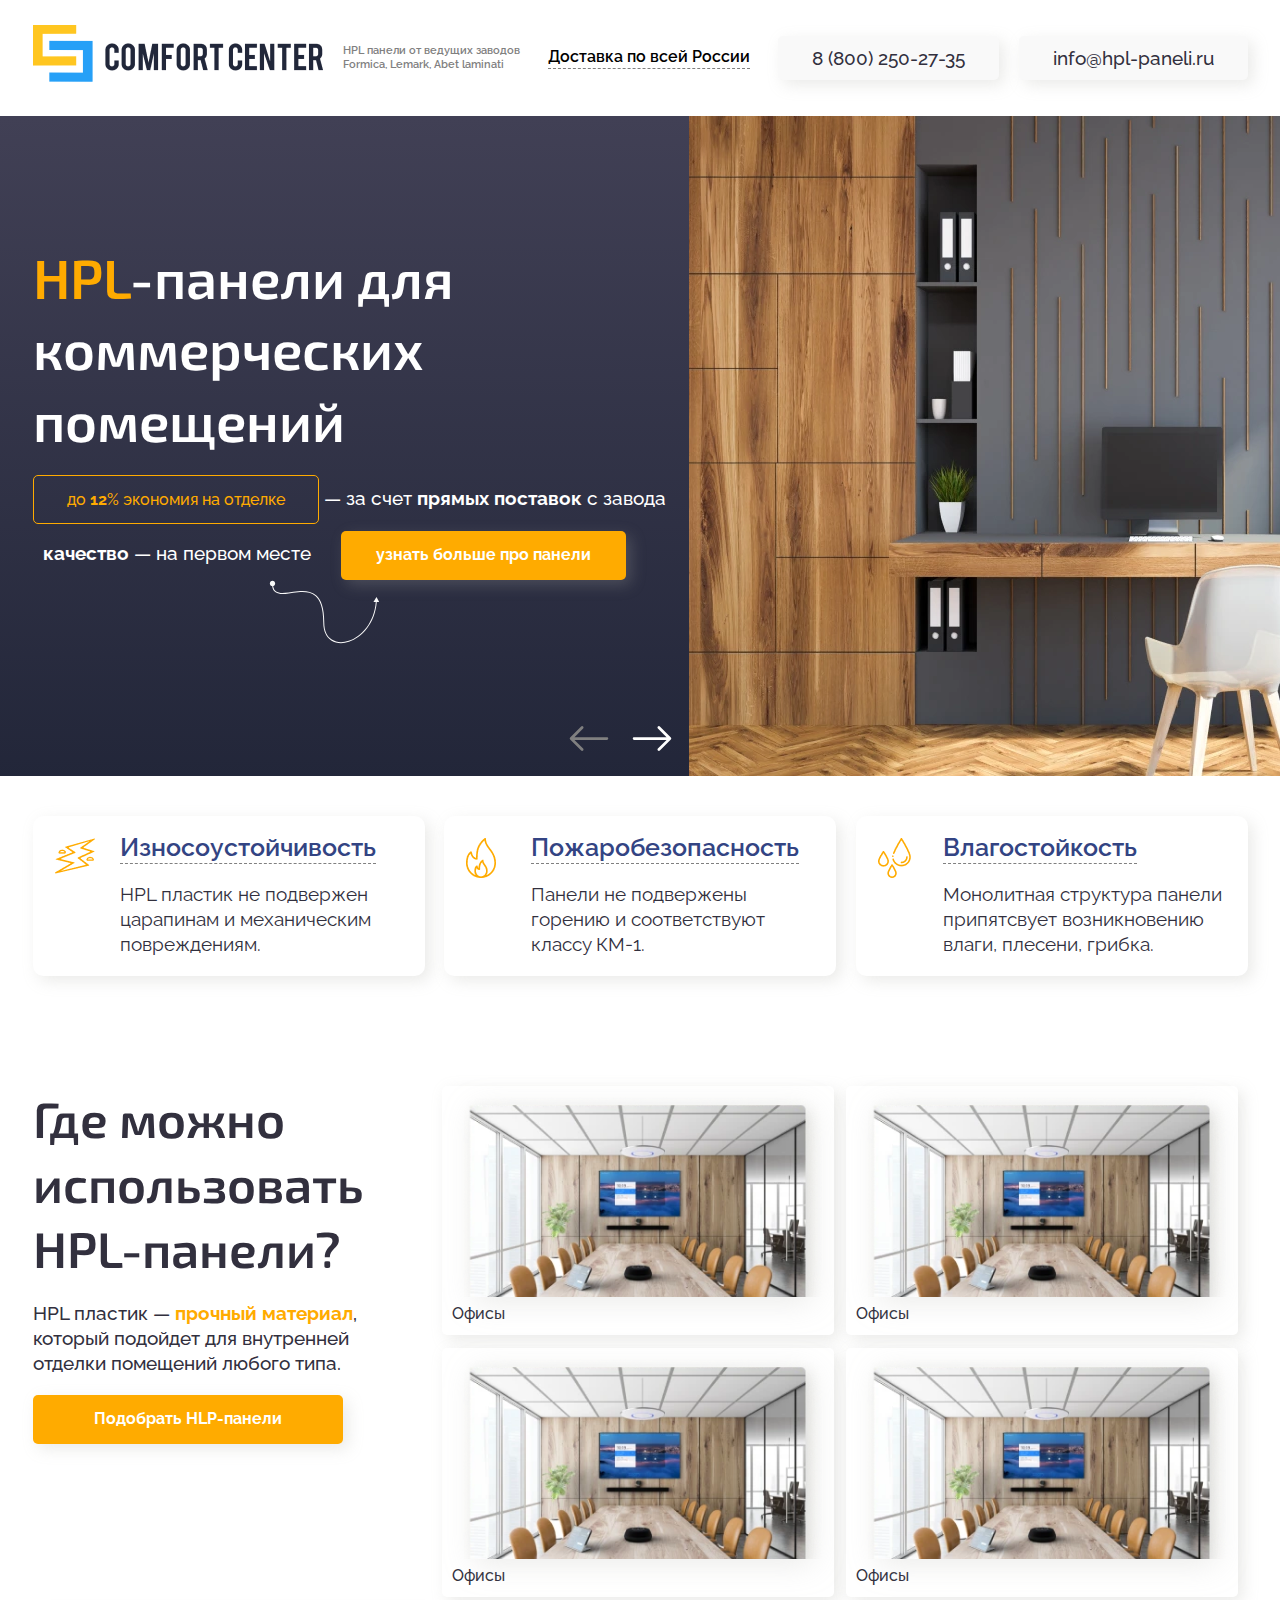
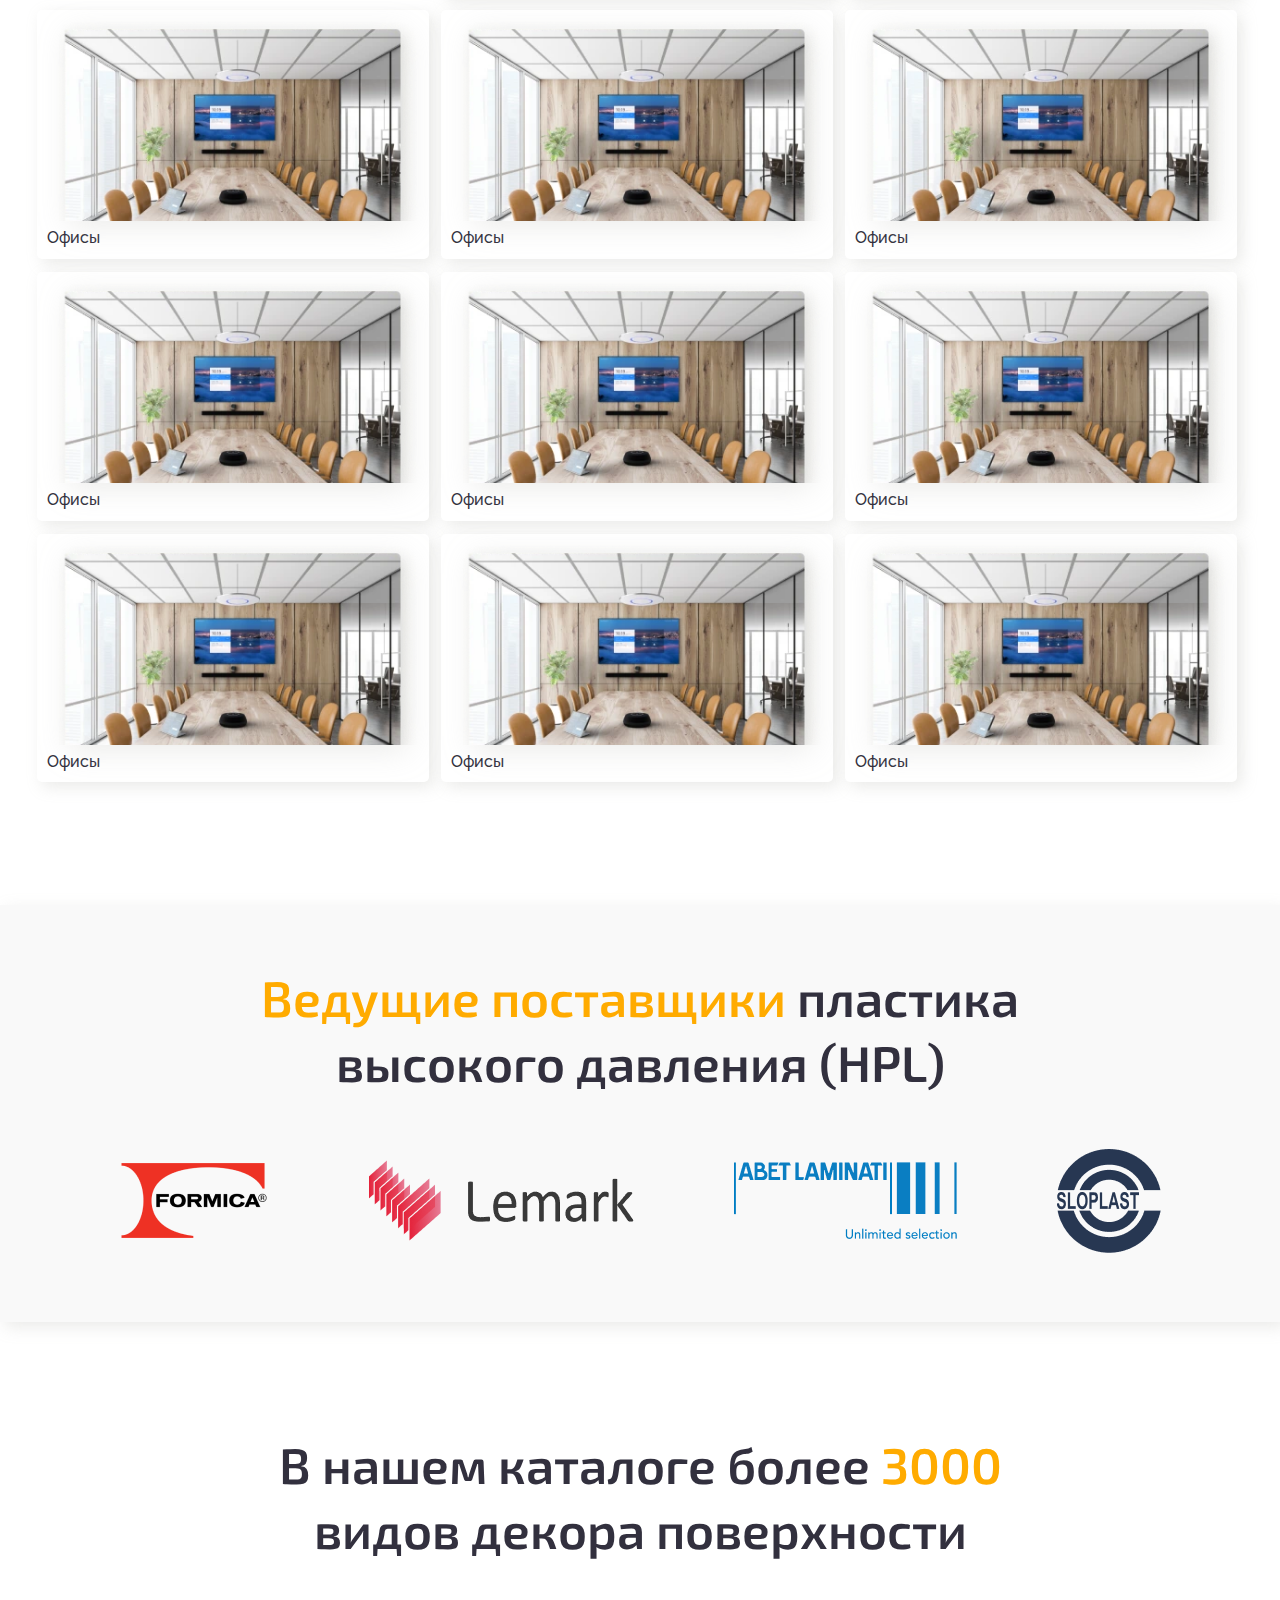
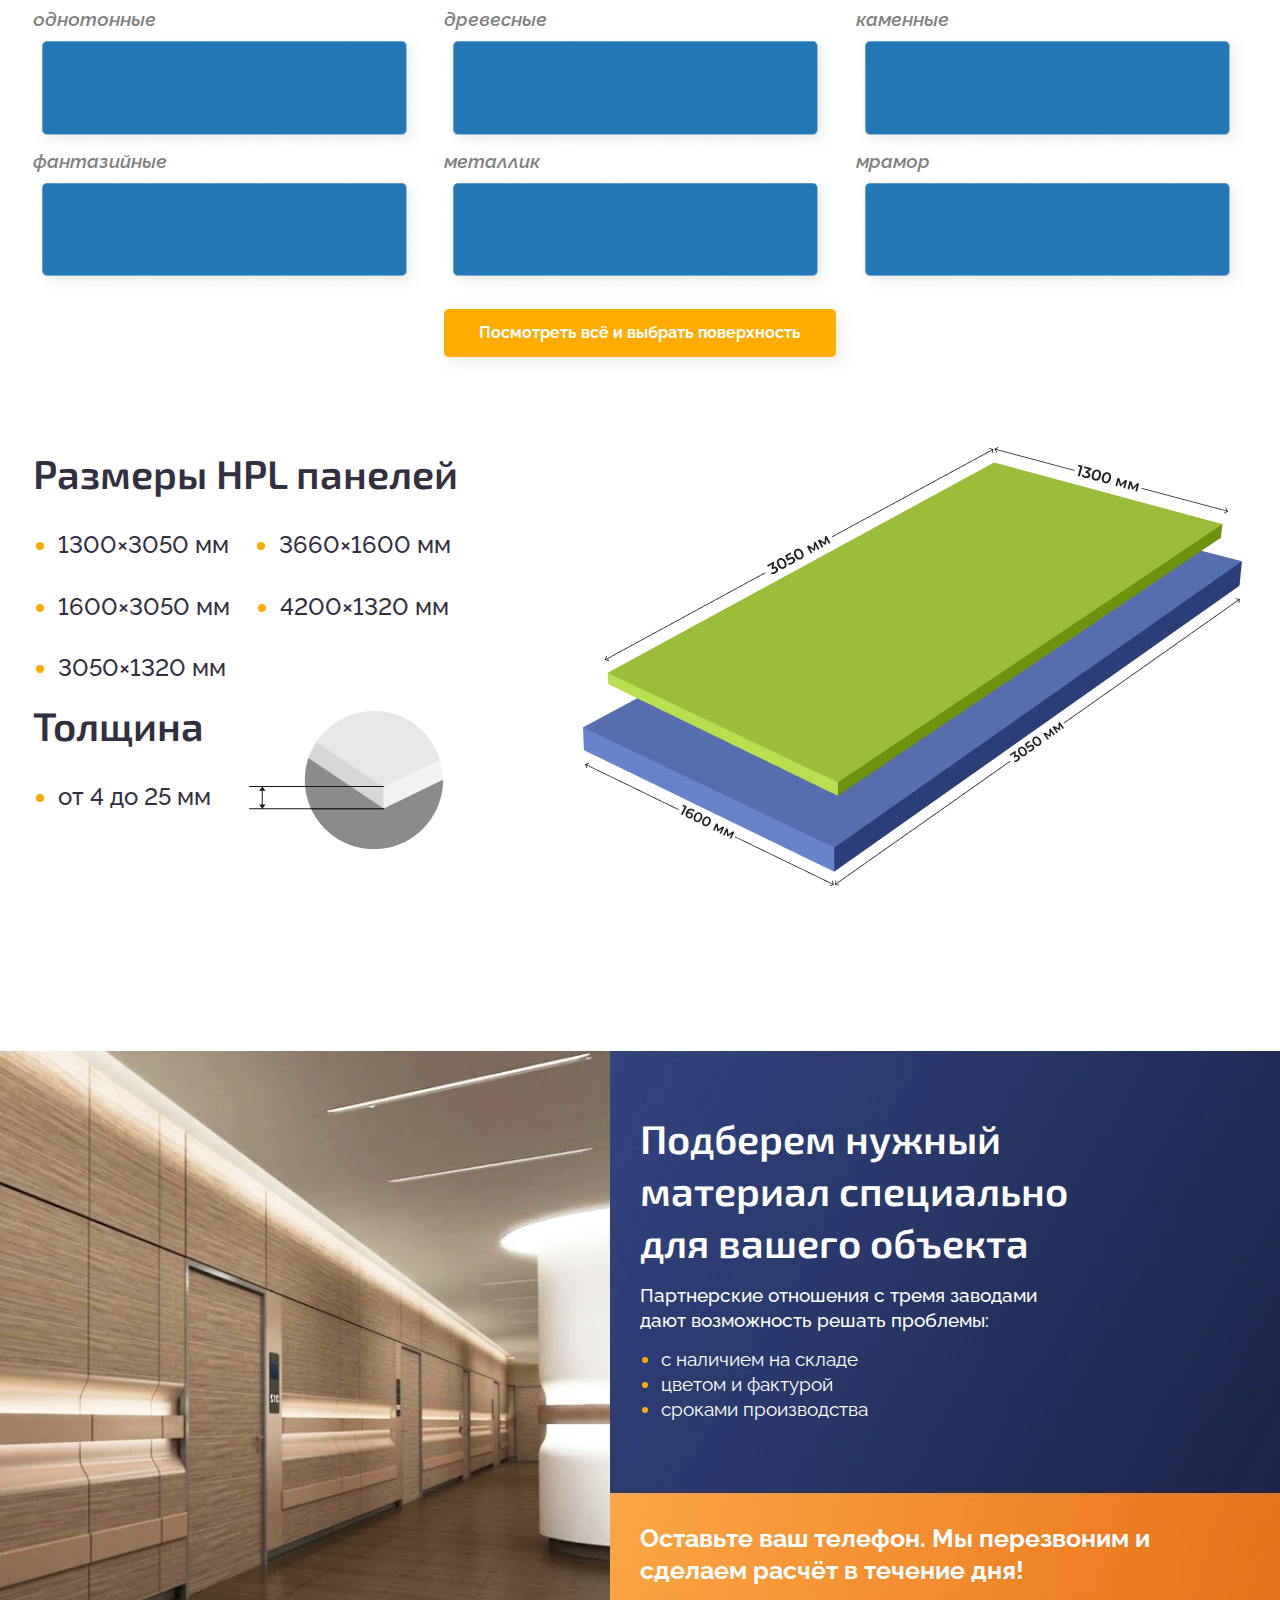
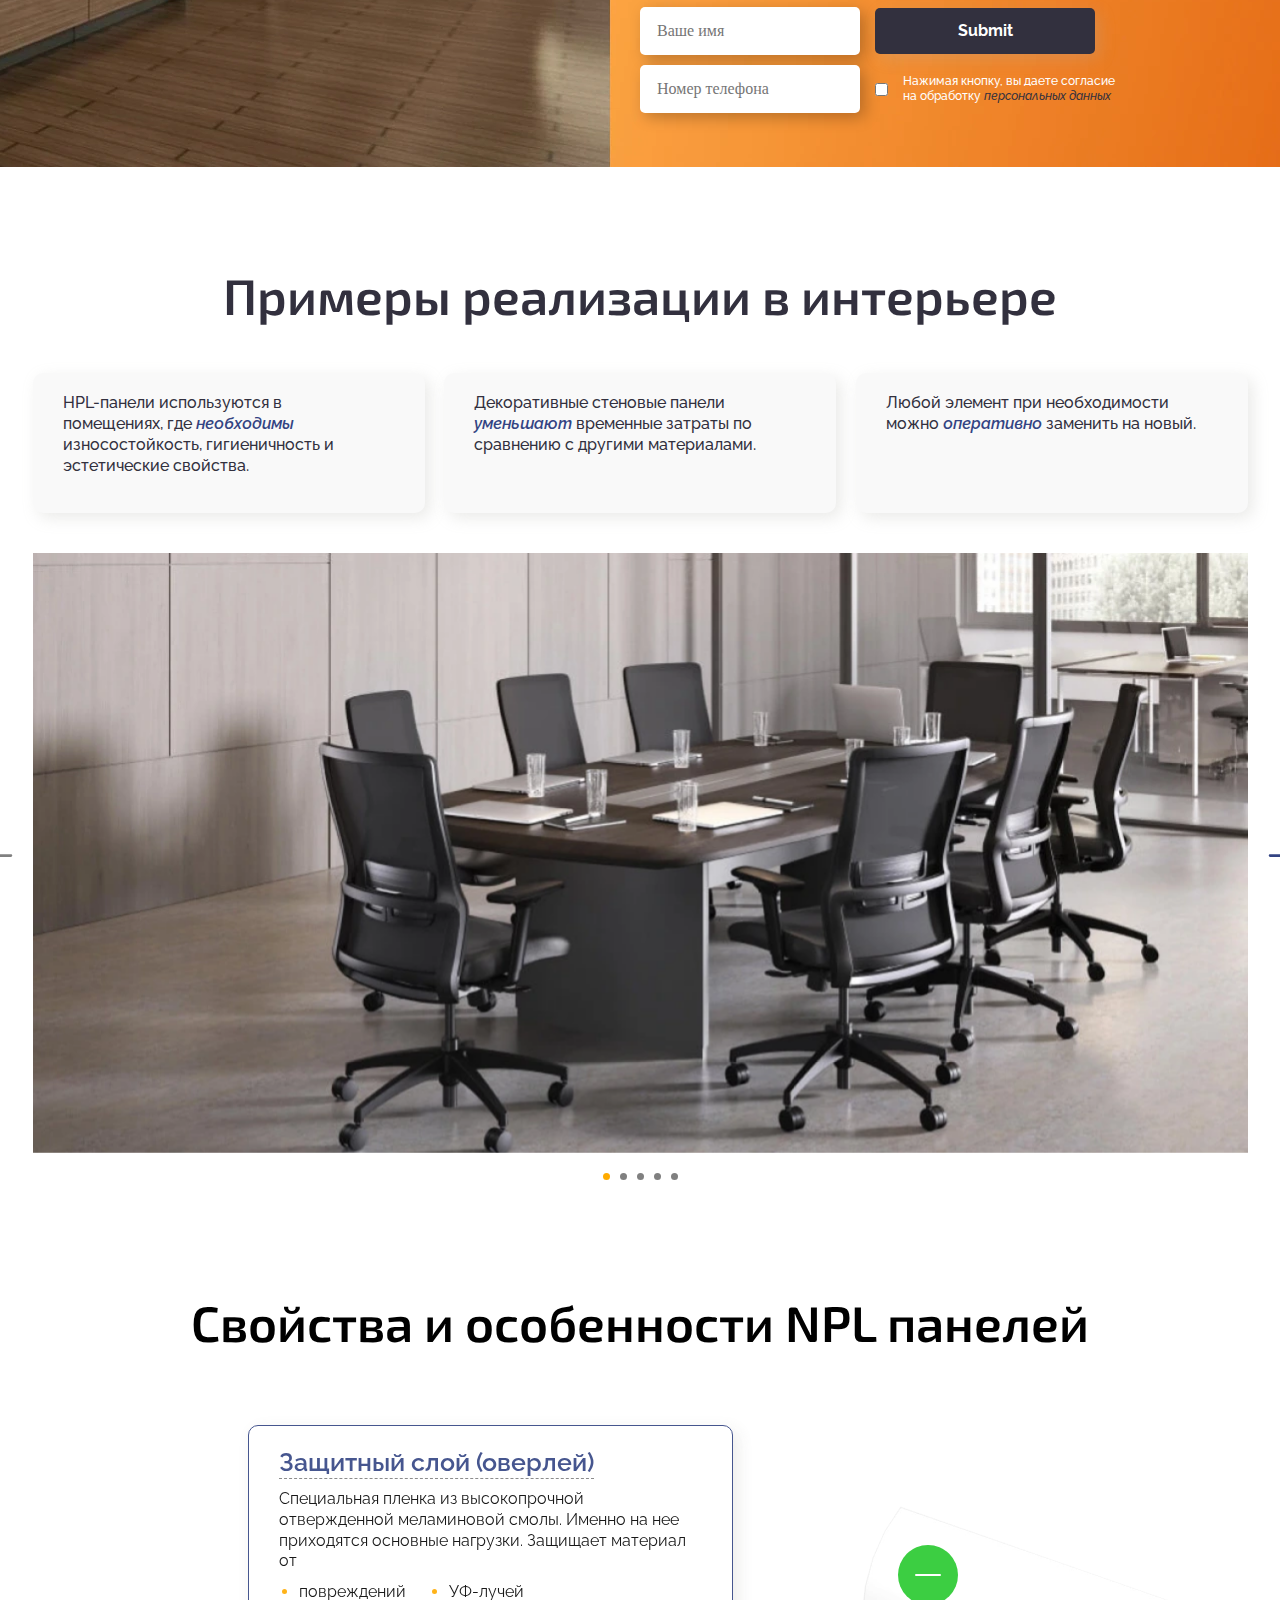
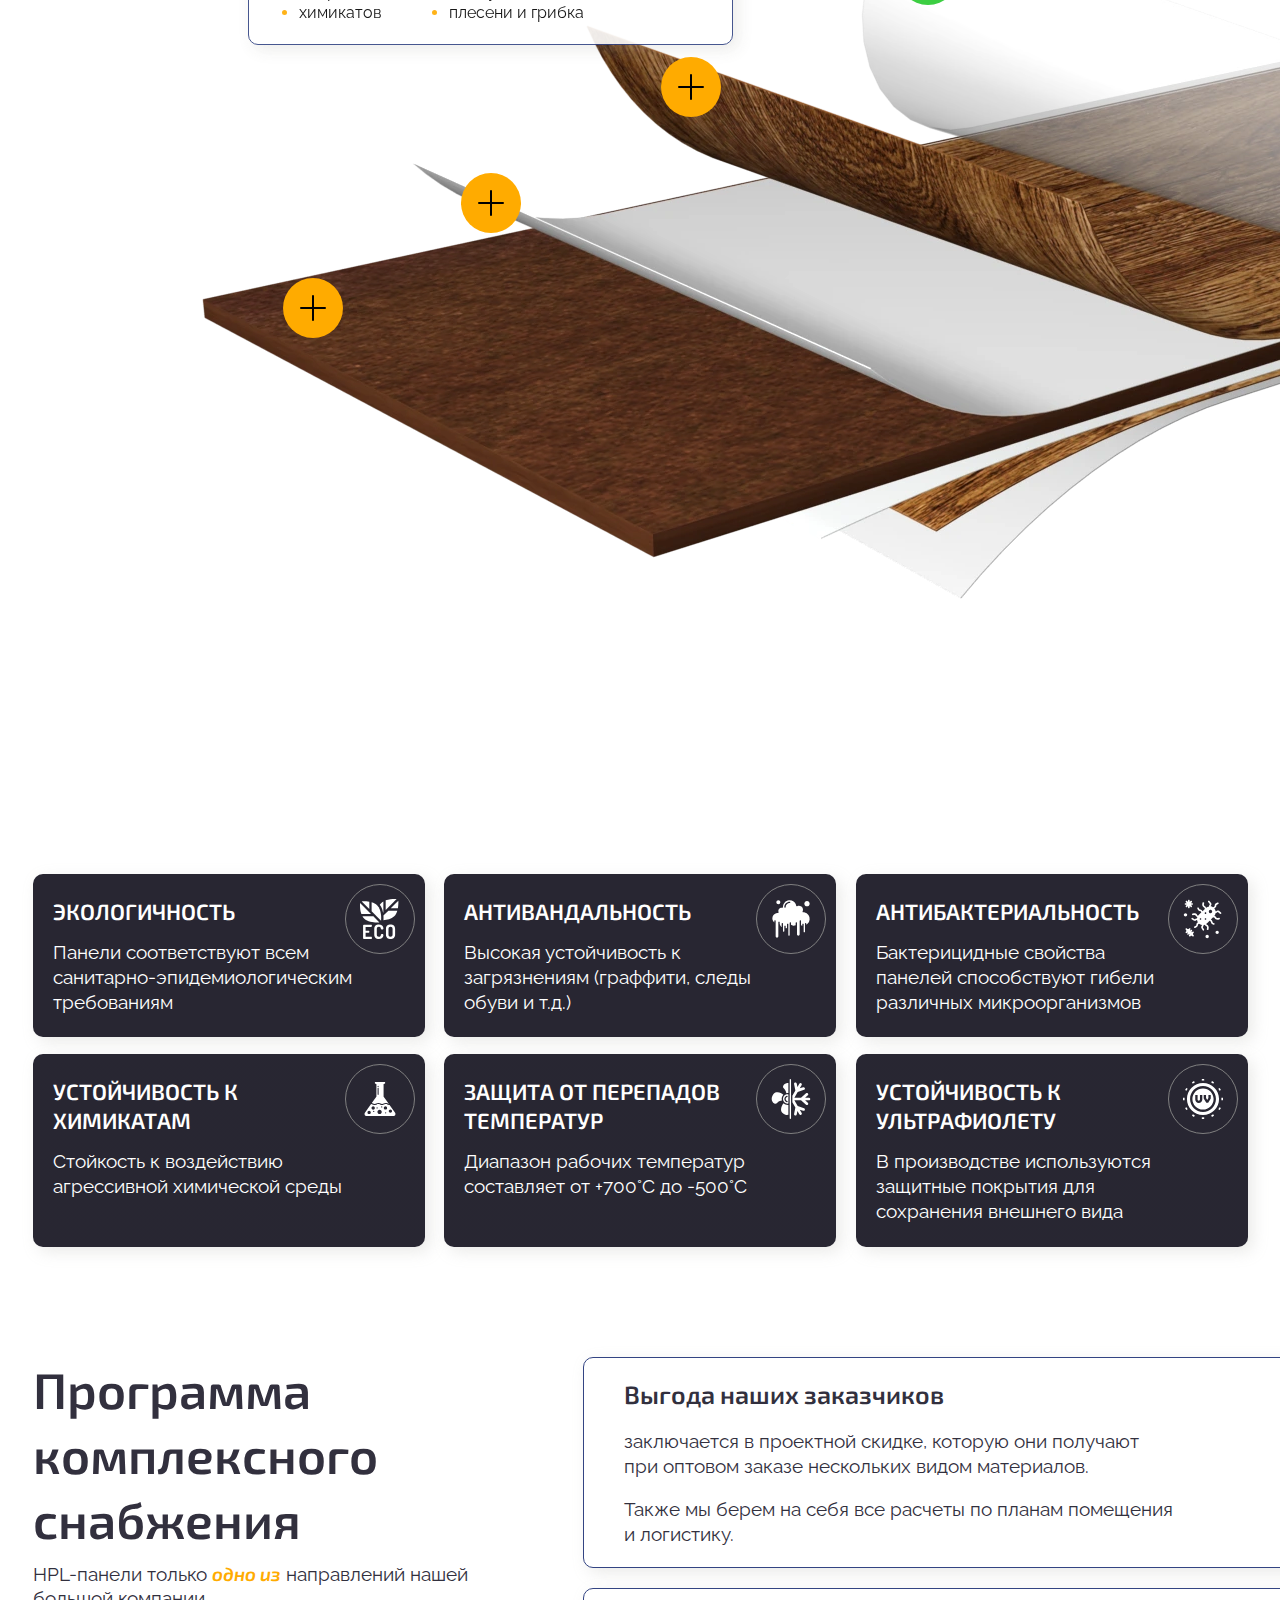
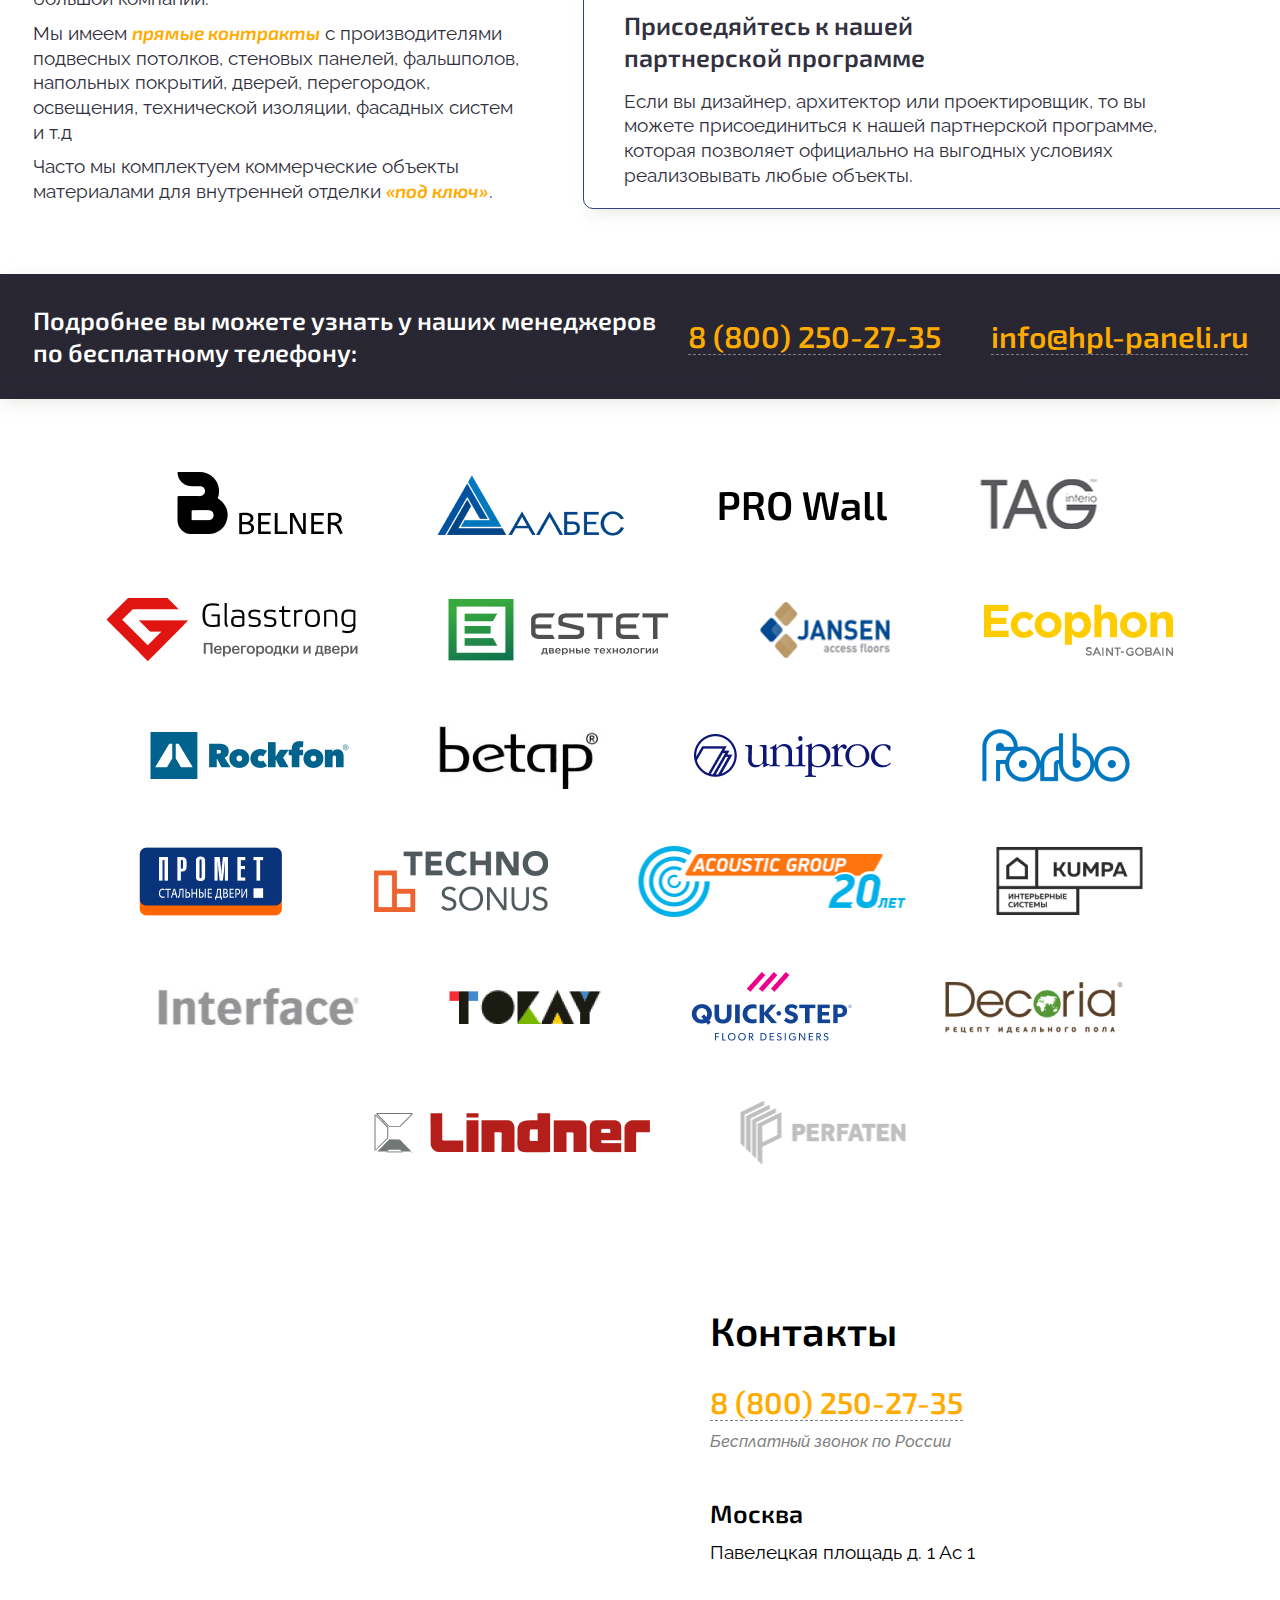
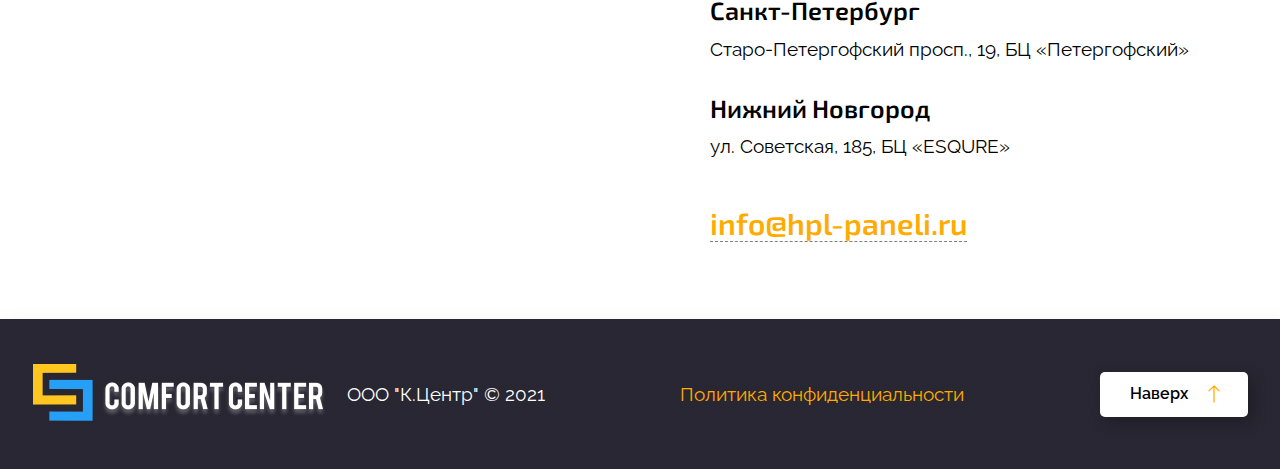
<file: index.html>
<!DOCTYPE html>
<html lang="ru">
<head>
    <title>HTML</title>
    <meta charset="utf-8">
    <meta name="viewport" content="width=device-width, user-scalable=no, initial-scale=1.0, maximum-scale=1.0, minimum-scale=1.0">
    <meta name="format-detection" content="telephone=no">
    <link rel="stylesheet" href="libs/normalize.css/normalize.css">
    <link rel="stylesheet" href="css/style.css">
    <link rel="stylesheet" href="libs/OwlCarousel2-2.3.4/dist/assets/owl.carousel.min.css">
    <link rel="stylesheet" href="libs/OwlCarousel2-2.3.4/dist/assets/owl.theme.default.min.css">
</head>
<body class="lock">
    <header class="main-header">
        <div class="container">
            <div class="main-header-left">
                <div class="main-header-left__logo">
                    <a href="#">
                        <img src="img/logo_clean%201.png" alt="Logotype">
                    </a>
                </div>
                <div class="main-header-left__text">HPL панели от ведущих заводов Formica, Lemark, Abet laminati</div>
                <div class="main-header-left__delivery">Доставка по всей России</div>
            </div>
            <div class="main-header-right">
                <button class="main-header-right__button">
                    <a href="tel:8 (800) 250-27-35">8 (800) 250-27-35</a>
                </button>
                <button class="main-header-right__button">
                    <a href="mailto:info@hpl-paneli.ru">info@hpl-paneli.ru</a>
                </button>
            </div>
        </div>
    </header>
    <main>
        <section class="bnr-bg">
            <div class="container">
                <div class="bnr-bg-col bnr-bg-col__l">
                    <h1 class="bnr-bg-col__l-title"><span>HPL</span>-панели для коммерческих помещений</h1>
                    <div class="bnr-bg-col__l-content">
                        <div class="bnr-bg-col__l-content-row"><span>до <b>12</b>% экономия на отделке</span> — за счет <b>прямых поставок</b> с завода</div>
                        <div class="bnr-bg-col__l-content-row"><b>качество</b> — на первом месте <a href="#" class="bnr-bg-col__l-btn btn btn-primary">узнать больше про панели</a></div>
                    </div>
                    <div class="bnr-bg-col__l-content__line">
                        <img src="img/bnt-line.svg" alt="">
                    </div>
                </div>
                <div class="bnr-bg-col bnr-bg-col__r">
                    <div class="owl-carousel">
                        <img src="img/living-room-table.webp" alt="">
                        <img src="img/living-room-table.webp" alt="">
                        <img src="img/living-room-table.webp" alt="">
                    </div>
                </div>
            </div>
        </section>
        <section class="section-benefits">
            <div class="container">
                <div class="section-benefits__item" style="background-image: url('img/Group.png'); background-repeat: no-repeat; background-position: left 22px top 22px;">
                    <div class="section-benefits__content">
                        <div class="section-benefits__title">Износоустойчивость</div>
                        <div class="section-benefits__text">HPL пластик не подвержен царапинам и механическим повреждениям.</div>
                    </div>
                </div>
                <div class="section-benefits__item" style="background-image: url('img/Group (1).png'); background-repeat: no-repeat; background-position: left 22px top 22px;">
                    <div class="section-benefits__content">
                        <div class="section-benefits__title">Пожаробезопасность</div>
                        <div class="section-benefits__text">Панели не подвержены горению и соответствуют классу КМ-1.</div>
                    </div>
                </div>
                <div class="section-benefits__item" style="background-image: url('img/Frame.png'); background-repeat: no-repeat; background-position: left 22px top 22px;">
                    <div class="section-benefits__content">
                        <div class="section-benefits__title">Влагостойкость</div>
                        <div class="section-benefits__text">Монолитная структура панели припятсвует возникновению влаги, плесени, грибка.</div>
                    </div>
                </div>
            </div>
        </section>
        <section class="section-usability">
            <div class="container">
                <div class="section-usability-content">
                    <div class="section-usability-content__title">Где можно использовать HPL-панели?</div>
                    <div class="section-usability-content__text">HPL пластик — <span>прочный материал</span>, который подойдет для внутренней отделки помещений любого типа.</div>
                    <a href="#" class="section-usability-content__btn btn btn-primary">Подобрать HLP-панели</a>
                </div>
                <div class="section-usability-item">
                    <div class="section-usability-item__img">
                        <img src="img/Rectangle%2044.webp" alt="">
                    </div>
                    <div class="section-usability-item__title">Офисы</div>
                </div>
                <div class="section-usability-item">
                    <div class="section-usability-item__img">
                        <img src="img/Rectangle%2044.webp" alt="">
                    </div>
                    <div class="section-usability-item__title">Офисы</div>
                </div>
                <div class="section-usability-item">
                    <div class="section-usability-item__img">
                        <img src="img/Rectangle%2044.webp" alt="">
                    </div>
                    <div class="section-usability-item__title">Офисы</div>
                </div>
                <div class="section-usability-item">
                    <div class="section-usability-item__img">
                        <img src="img/Rectangle%2044.webp" alt="">
                    </div>
                    <div class="section-usability-item__title">Офисы</div>
                </div>
                <div class="section-usability-item">
                    <div class="section-usability-item__img">
                        <img src="img/Rectangle%2044.webp" alt="">
                    </div>
                    <div class="section-usability-item__title">Офисы</div>
                </div>
                <div class="section-usability-item">
                    <div class="section-usability-item__img">
                        <img src="img/Rectangle%2044.webp" alt="">
                    </div>
                    <div class="section-usability-item__title">Офисы</div>
                </div>
                <div class="section-usability-item">
                    <div class="section-usability-item__img">
                        <img src="img/Rectangle%2044.webp" alt="">
                    </div>
                    <div class="section-usability-item__title">Офисы</div>
                </div>
                <div class="section-usability-item">
                    <div class="section-usability-item__img">
                        <img src="img/Rectangle%2044.webp" alt="">
                    </div>
                    <div class="section-usability-item__title">Офисы</div>
                </div>
                <div class="section-usability-item">
                    <div class="section-usability-item__img">
                        <img src="img/Rectangle%2044.webp" alt="">
                    </div>
                    <div class="section-usability-item__title">Офисы</div>
                </div>
                <div class="section-usability-item">
                    <div class="section-usability-item__img">
                        <img src="img/Rectangle%2044.webp" alt="">
                    </div>
                    <div class="section-usability-item__title">Офисы</div>
                </div>
                <div class="section-usability-item">
                    <div class="section-usability-item__img">
                        <img src="img/Rectangle%2044.webp" alt="">
                    </div>
                    <div class="section-usability-item__title">Офисы</div>
                </div>
                <div class="section-usability-item">
                    <div class="section-usability-item__img">
                        <img src="img/Rectangle%2044.webp" alt="">
                    </div>
                    <div class="section-usability-item__title">Офисы</div>
                </div>
                <div class="section-usability-item">
                    <div class="section-usability-item__img">
                        <img src="img/Rectangle%2044.webp" alt="">
                    </div>
                    <div class="section-usability-item__title">Офисы</div>
                </div>
            </div>
        </section>
        <section class="section-supplies">
            <div class="container">
                <div class="section-supplies__title"><span>Ведущие поставщики</span> пластика<br>высокого давления (HPL)</div>
                <div class="section-supplies__logos">
                    <ul>
                        <li><img src="img/logotip-formica%201.png" alt=""></li>
                        <li><img src="img/black_logo%201.png" alt=""></li>
                        <li><img src="img/logo%201.png" alt=""></li>
                        <li><img src="img/logo_icon%201.png" alt=""></li>
                    </ul>
                </div>
            </div>
        </section>
        <section class="section-types">
            <div class="container">
                <div class="section-types__title">В нашем каталоге более <span>3000</span><br>видов декора поверхности</div>
                <div class="section-types__items">
                    <div class="section-types__item">
                        <div class="section-types__item-title"><i>однотонные</i></div>
                        <div class="section-types__item-img">
                            <img src="img/Rectangle%2048.jpg" alt="">
                        </div>
                    </div>
                    <div class="section-types__item">
                        <div class="section-types__item-title"><i>древесные</i></div>
                        <div class="section-types__item-img">
                            <img src="img/Rectangle%2048.jpg" alt="">
                        </div>
                    </div>
                    <div class="section-types__item">
                        <div class="section-types__item-title"><i>каменные</i></div>
                        <div class="section-types__item-img">
                            <img src="img/Rectangle%2048.jpg" alt="">
                        </div>
                    </div>
                    <div class="section-types__item">
                        <div class="section-types__item-title"><i>фантазийные</i></div>
                        <div class="section-types__item-img">
                            <img src="img/Rectangle%2048.jpg" alt="">
                        </div>
                    </div>
                    <div class="section-types__item">
                        <div class="section-types__item-title"><i>металлик</i></div>
                        <div class="section-types__item-img">
                            <img src="img/Rectangle%2048.jpg" alt="">
                        </div>
                    </div>
                    <div class="section-types__item">
                        <div class="section-types__item-title"><i>мрамор</i></div>
                        <div class="section-types__item-img">
                            <img src="img/Rectangle%2048.jpg" alt="">
                        </div>
                    </div>
                </div>
                <div class="section-types__btn">
                    <a href="catalog.html" class="btn btn-primary">Посмотреть всё и выбрать поверхность</a>
                </div>
                <div class="section-types-sizes">
                    <div class="section-types-sizes-content">
                        <div class="section-types-sizes-content__item">
                            <div class="section-types-sizes-content__title">Размеры HPL панелей</div>
                            <ul>
                                <li>1300×3050 мм</li>
                                <li>3660×1600 мм</li>
                                <li>1600×3050 мм</li>
                                <li>4200×1320 мм</li>
                                <li>3050×1320 мм</li>
                            </ul>
                        </div>
                        <div class="section-types-sizes-content__item" style="background-image: url('img/corner 1.png'); background-repeat: no-repeat; background-position: right 35px bottom 18px; padding-bottom: 40px">
                            <div class="section-types-sizes-content__title">Толщина</div>
                            <ul>
                                <li>от 4 до 25 мм</li>
                            </ul>
                        </div>
                    </div>
                    <div class="section-types-sizes-img">
                        <img src="img/Group%20140.png" alt="">
                    </div>
                </div>
            </div>
        </section>
        <section class="section-selection">
            <div class="container">
                <div class="section-selection-l">
                </div>
                <div class="section-selection-r">
                    <div class="section-selection-r__content">
                        <div class="section-selection-r__title">Подберем нужный материал специально для вашего объекта</div>
                        <div class="section-selection-r__text">Партнерские отношения с тремя заводами дают возможность решать проблемы:</div>
                        <ul>
                            <li>c наличием на складе</li>
                            <li>цветом и фактурой</li>
                            <li>сроками производства</li>
                        </ul>
                        <div class="section-selection-r__img">
                                <img src="img/Слой%200%201.webp" alt="">
                        </div>
                    </div>
                    <div class="section-selection-form">
                        <form action="">
                            <div class="section-selection-form__title">Оставьте ваш телефон. Мы перезвоним и сделаем расчёт в течение дня!</div>
                            <div class="section-selection-form__row">
                                <input type="text" placeholder="Ваше имя" class="section-selection-form__input">
                                <input type="submit" placeholder="Перезвоните мне" class="section-selection-form__button btn btn-secondary">
                            </div>
                            <div class="section-selection-form__row">
                                <input type="text" placeholder="Номер телефона" class="section-selection-form__input">
                                <input id="section-selection-form__checkbox" type="checkbox" required>
                                <label for="section-selection-form__checkbox" class="section-selection-form__checkbox-text">Нажимая кнопку, вы даете согласие на обработку <span><i>персональных данных</i></span></label>
                            </div>
                        </form>
                    </div>
                </div>
            </div>
        </section>
        <section class="section-examples">
            <div class="container">
                <div class="section-examples__title">Примеры реализации в интерьере</div>
                <div class="section-examples__items">
                    <div class="section-examples__item">НРL-панели используются в помещениях, где <span><i>необходимы</i></span> износостойкость, гигиеничность и эстетические свойства.</div>
                    <div class="section-examples__item">Декоративные стеновые панели <span><i>уменьшают</i></span> временные затраты по сравнению с другими материалами.</div>
                    <div class="section-examples__item">Любой элемент при необходимости можно <span><i>оперативно</i></span> заменить на новый.</div>
                </div>
                <div class="owl-carousel">
                    <img src="img/Rectangle%2052.webp" alt="">
                    <img src="img/Rectangle%2052.webp" alt="">
                    <img src="img/Rectangle%2052.webp" alt="">
                    <img src="img/Rectangle%2052.webp" alt="">
                    <img src="img/Rectangle%2052.webp" alt="">
                </div>
            </div>
        </section>
        <section class="section-properties">
            <div class="container">
                <div class="section-properties__title">Свойства и особенности NPL панелей</div>
                <div class="section-properties__photo">
                    <img src="img/pic.webp" alt="">
                    <div class="section-properties__btn active" style="top: 190px; left: 865px;">
                        <div class="section-properties-info-item" style="bottom: -100px; right: 165px;">
                            <div class="section-properties-info-item__title">Защитный слой (оверлей)</div>
                            <div class="section-properties-info-item__text">Специальная пленка из высокопрочной отвержденной меламиновой смолы. Именно на нее приходятся основные нагрузки. Защищает материал от</div>
                            <ul>
                                <li>повреждений</li>
                                <li>УФ-лучей</li>
                                <li>химикатов</li>
                                <li>плесени и грибка</li>
                            </ul>
                        </div>
                    </div>
                    <div class="section-properties__btn" style="top: 302px; left: 628px;">
                        <div class="section-properties-info-item" style="bottom: -100px; right: 110px;">
                            <div class="section-properties-info-item__title">Слой-декор</div>
                            <div class="section-properties-info-item__text">Высококачественная бумага, определяющая конечный внешний вид пластика. Более 250 разнообразных декоров позволят воплотить самые смелые и креативные дизайнерские идеи.</div>
                        </div>
                    </div>
                    <div class="section-properties__btn" style="top: 418px; left: 428px;">
                        <div class="section-properties-info-item" style="bottom: 100px; right: -150px;">
                            <div class="section-properties-info-item__title">Защитный декоративный<br>слой (андерлей)</div>
                            <div class="section-properties-info-item__text">Специальная бумага, которая улучшает цветопередачу декора. Выполняет дополнительную защиту от смешивания.</div>
                        </div>
                    </div>
                    <div class="section-properties__btn" style="top: 523px; left: 250px;">
                        <div class="section-properties-info-item" style="bottom: 140px; right: -270px;">
                            <div class="section-properties-info-item__title">Основной слой</div>
                            <div class="section-properties-info-item__text">Состоит из листов крафт-бумаги, спрессованных между собой по особой технологии. Количество листов задает толщину конечного изделия (от 0,6 мм до 25мм). В зависимости от пожеланий заказчика добавляются компоненты для придания материалу трудногорючести и возможности постформинга.</div>
                        </div>
                    </div>
                </div>
                <div class="section-properties-items">
                    <div class="section-properties-item">
                        <div class="section-properties-item__title">ЭКОЛОГИЧНОСТЬ</div>
                        <div class="section-properties-item__text">Панели соответствуют всем санитарно-эпидемиологическим требованиям</div>
                        <div class="section-properties-item__icon section-properties-item__icon--1"></div>
                    </div>
                    <div class="section-properties-item">
                        <div class="section-properties-item__title">АНТИВАНДАЛЬНОСТЬ</div>
                        <div class="section-properties-item__text">Высокая устойчивость к загрязнениям (граффити, следы обуви и т.д.)</div>
                        <div class="section-properties-item__icon section-properties-item__icon--2"></div>
                    </div>
                    <div class="section-properties-item">
                        <div class="section-properties-item__title">АНТИБАКТЕРИАЛЬНОСТЬ</div>
                        <div class="section-properties-item__text">Бактерицидные свойства панелей способствуют гибели различных микроорганизмов</div>
                        <div class="section-properties-item__icon section-properties-item__icon--3"></div>
                    </div>
                    <div class="section-properties-item">
                        <div class="section-properties-item__title">УСТОЙЧИВОСТЬ К ХИМИКАТАМ</div>
                        <div class="section-properties-item__text">Стойкость к воздействию агрессивной химической среды</div>
                        <div class="section-properties-item__icon section-properties-item__icon--4"></div>
                    </div>
                    <div class="section-properties-item">
                        <div class="section-properties-item__title">ЗАЩИТА ОТ ПЕРЕПАДОВ ТЕМПЕРАТУР</div>
                        <div class="section-properties-item__text">Диапазон рабочих температур составляет от +700°C до -500°C</div>
                        <div class="section-properties-item__icon section-properties-item__icon--5"></div>
                    </div>
                    <div class="section-properties-item">
                        <div class="section-properties-item__title">УСТОЙЧИВОСТЬ К УЛЬТРАФИОЛЕТУ</div>
                        <div class="section-properties-item__text">В производстве используются защитные покрытия для сохранения внешнего вида</div>
                        <div class="section-properties-item__icon section-properties-item__icon--6"></div>
                    </div>
                </div>
            </div>
        </section>
        <section class="section-program">
            <div class="container">
                <div class="section-program-l">
                    <div class="section-program-l__title">Программа комплексного снабжения</div>
                    <div class="section-program-l__text">
                        <p>HPL-панели только <span><i>одно из</i></span> направлений нашей большой компании.</p>
                        <p>Мы имеем <span><i>прямые контракты</i></span> с производителями подвесных потолков, стеновых панелей, фальшполов, напольных покрытий, дверей, перегородок, освещения, технической изоляции, фасадных систем и т.д</p>
                        <p>Часто мы комплектуем коммерческие объекты материалами для внутренней отделки <span><i>«под ключ»</i></span>.</p>
                    </div>
                </div>
                <div class="section-program-r">
                    <div class="section-program-r__content">
                        <div class="section-program-r__title">Выгода наших заказчиков</div>
                        <div class="section-program-r__text">
                            <p>заключается в проектной скидке, которую они получают при оптовом заказе нескольких видом материалов.</p>
                            Также мы берем на себя все расчеты по планам помещения и логистику.
                        </div>
                    </div>
                    <div class="section-program-r__content">
                        <div class="section-program-r__title">Присоедяйтесь к нашей партнерской программе</div>
                        <div class="section-program-r__text">Если вы дизайнер, архитектор или проектировщик, то вы можете присоединиться к нашей партнерской программе, которая позволяет официально на выгодных условиях реализовывать любые объекты.</div>
                    </div>
                </div>
            </div>
        </section>
        <section class="section-manager">
            <div class="container">
                <div class="section-manager__title">Подробнее вы можете узнать у наших менеджеров<br>по бесплатному телефону:</div>
                <div class="section-manager__items">
                    <div class="section-manager__item contacts-style">
                        <a href="tel:8 (800) 250-27-35">8 (800) 250-27-35</a>
                    </div>
                    <div class="section-manager__item contacts-style">
                        <a href="mailto:info@hpl-paneli.ru">info@hpl-paneli.ru</a>
                    </div>
                </div>
            </div>
        </section>
        <section class="section-brands">
            <div class="container">
                <ul>
                    <li><img src="img/Group%20116.png" alt=""></li>
                    <li><img src="img/Group%20117.png" alt=""></li>
                    <li><img src="img/Group%20118.png" alt=""></li>
                    <li><img src="img/Group%20119.png" alt=""></li>
                    <li><img src="img/Group%20120.png" alt=""></li>
                    <li><img src="img/Group%20121.png" alt=""></li>
                    <li><img src="img/Group%20122.png" alt=""></li>
                    <li><img src="img/Group%20123.png" alt=""></li>
                    <li><img src="img/Group%20124.png" alt=""></li>
                    <li><img src="img/Group%20125.png" alt=""></li>
                    <li><img src="img/Group%20126.png" alt=""></li>
                    <li><img src="img/Group%20127.png" alt=""></li>
                    <li><img src="img/Group%20128.png" alt=""></li>
                    <li><img src="img/Group%20129.png" alt=""></li>
                    <li><img src="img/Group%20130.png" alt=""></li>
                    <li><img src="img/Group%20131.png" alt=""></li>
                    <li><img src="img/Group%20132.png" alt=""></li>
                    <li><img src="img/Group%20133.png" alt=""></li>
                    <li><img src="img/Group%20134.png" alt=""></li>
                    <li><img src="img/Group%20135.png" alt=""></li>
                    <li><img src="img/Group%20136.png" alt=""></li>
                    <li><img src="img/Group%20137.png" alt=""></li>
                </ul>
            </div>
        </section>
        <section class="section-contacts">
            <div class="container">
                <div class="section-contacts-l">
                    <div class="section-contacts-l__map">
                        <iframe src="https://yandex.ru/map-widget/v1/?um=constructor%3A13acefa0cc677c280dc14d1bff8f1a52689294010c4a4b3204f6b7daba700379&amp;source=constructor" width="900" height="550" frameborder="0"></iframe>
                    </div>
                </div>
                <div class="section-contacts-r">
                    <div class="section-contacts-r__title">Контакты</div>
                    <div class="contacts-style">
                        <a href="tel:8 (800) 250-27-35">8 (800) 250-27-35</a>
                    </div>
                    <div class="section-contacts-r__subtitle"><i>Бесплатный звонок по России</i></div>
                    <div class="section-contacts-r__address">
                        <div class="section-contacts-r__address-title">Москва</div>
                        <div class="section-contacts-r__address-text">Павелецкая площадь д. 1 Ас 1</div>
                        <div class="section-contacts-r__address-title">Санкт-Петербург</div>
                        <div class="section-contacts-r__address-text">Старо-Петергофский просп., 19, БЦ «Петергофский»</div>
                        <div class="section-contacts-r__address-title">Нижний Новгород</div>
                        <div class="section-contacts-r__address-text">ул. Советская, 185, БЦ «ESQURE»</div>
                    </div>
                    <div class="contacts-style">
                        <a href="mailto:info@hpl-paneli.ru">info@hpl-paneli.ru</a>
                    </div>
                </div>
            </div>
        </section>
    </main>
    <footer>
        <div class="container">
            <div class="footer-logo">
                <img src="img/footer-logo.png" alt="">
                <span>ООО "К.Центр" © 2021</span>
            </div>
            <div class="footer__policy">
                <a href="#">Политика конфиденциальности</a>
            </div>
            <div class="footer__btn">Наверх</div>
        </div>
    </footer>
    <div class="preloader">
        <div class="preloader__row">
            <div class="preloader__item"></div>
            <div class="preloader__item"></div>
        </div>
    </div>
    <script src="libs/jquery-3.6.0.min.js"></script>
    <script src="libs/OwlCarousel2-2.3.4/dist/owl.carousel.min.js"></script>
    <script src="js/script.js"></script>
</body>
</html>
</file>
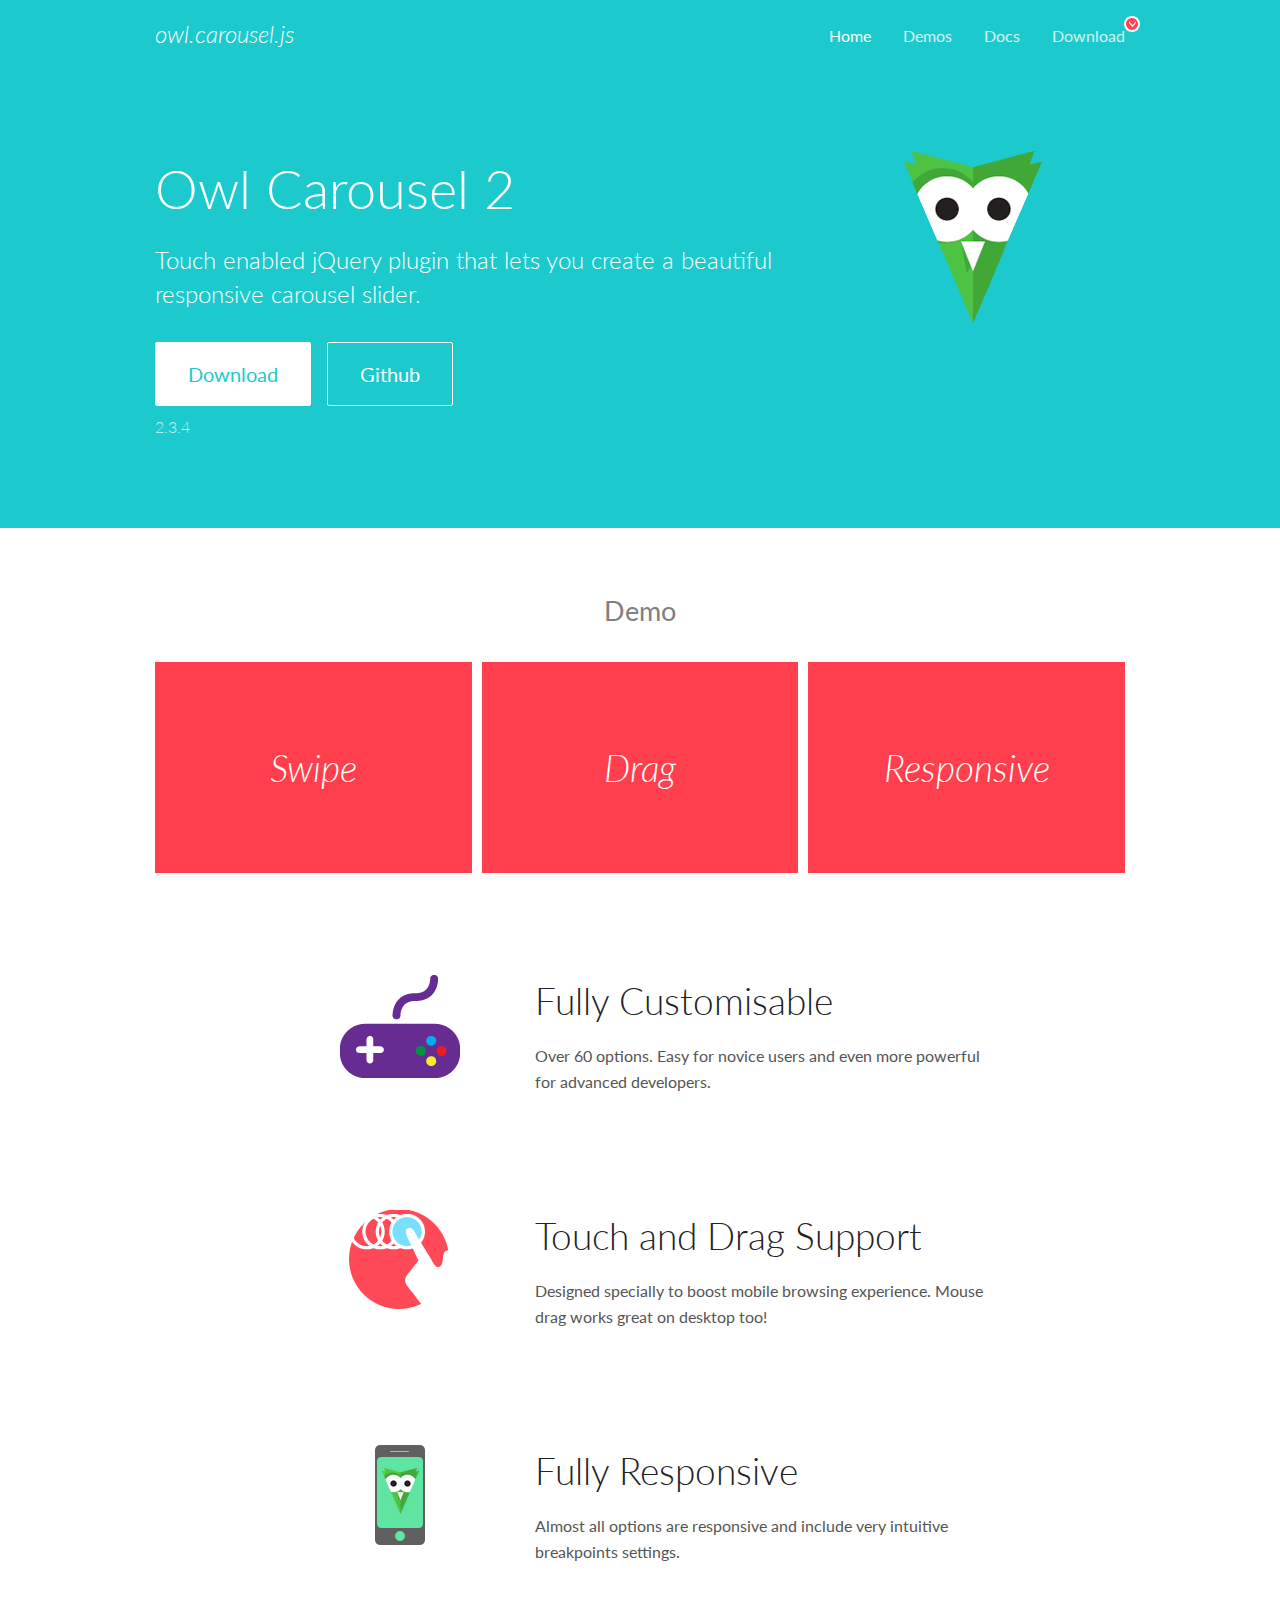
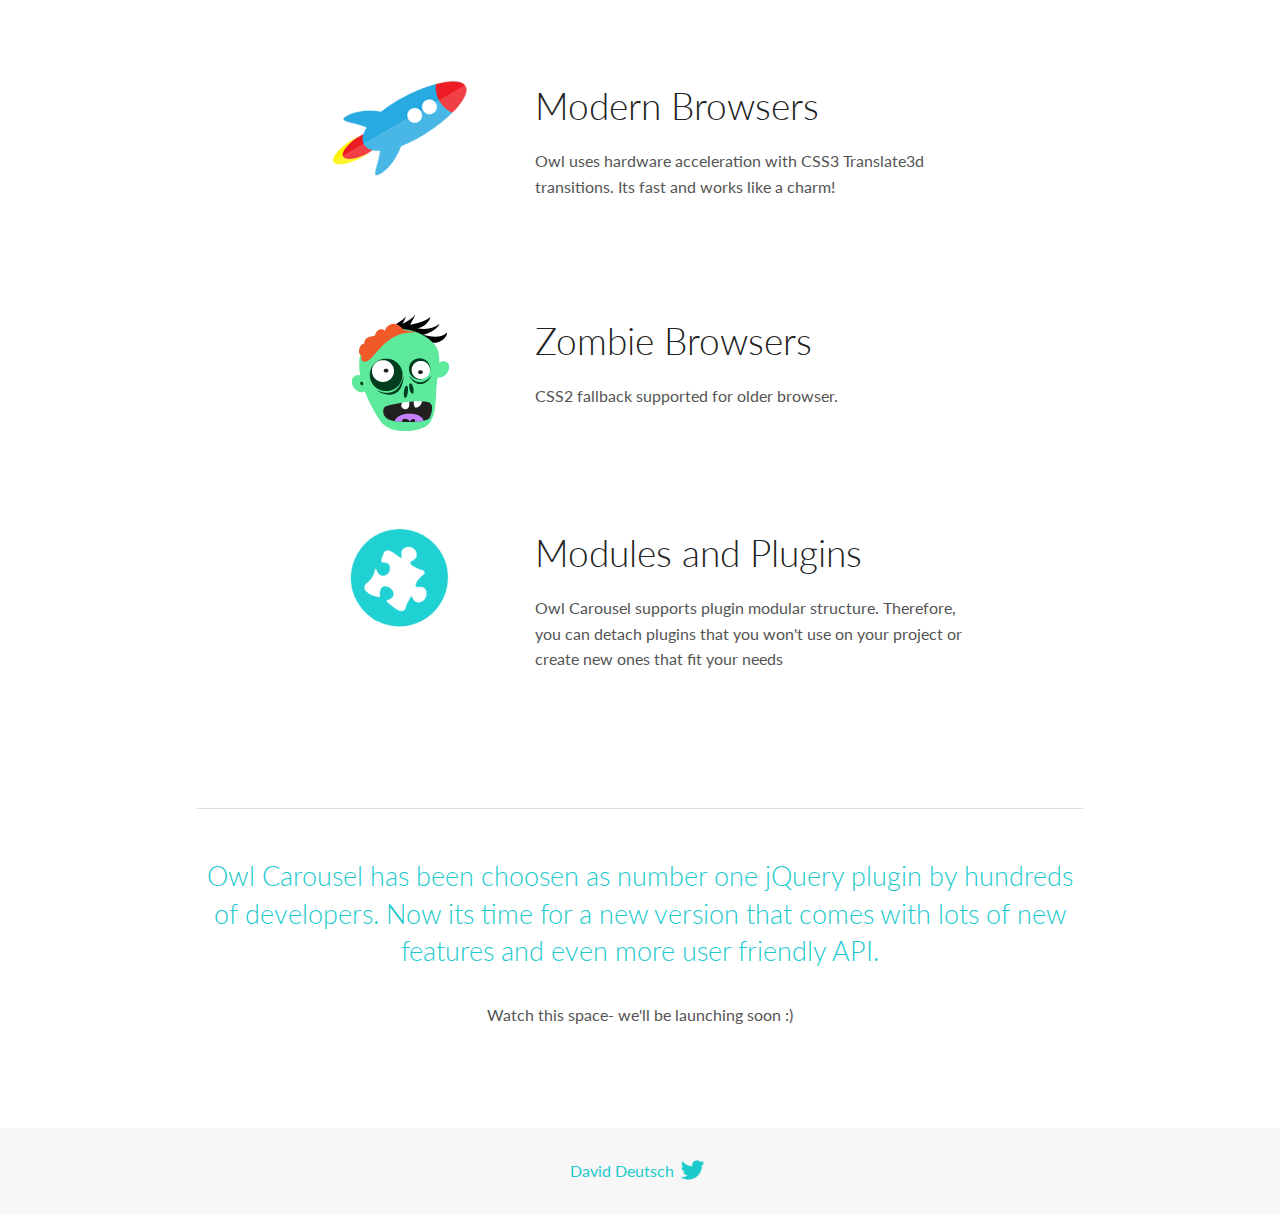
<file: libs/OwlCarousel2-2.3.4/docs/index.html>
<!DOCTYPE html>
<html lang="en">
  <head>

    <!-- head -->
    <meta charset="utf-8">
    <meta name="msapplication-tap-highlight" content="no" />
    <meta name="viewport" content="width=device-width, initial-scale=1.0" />
    <meta name="description" content="Touch enabled jQuery plugin that lets you create beautiful responsive carousel slider.">
    <meta name="author" content="David Deutsch">
    <title>
      Home | Owl Carousel | 2.3.4
    </title>

    <!-- Stylesheets -->
    <link href='https://fonts.googleapis.com/css?family=Lato:300,400,700,400italic,300italic' rel='stylesheet' type='text/css'>
    <link rel="stylesheet" href="assets/css/docs.theme.min.css">

    <!-- Owl Stylesheets -->
    <link rel="stylesheet" href="assets/owlcarousel/assets/owl.carousel.min.css">
    <link rel="stylesheet" href="assets/owlcarousel/assets/owl.theme.default.min.css">

    <!-- HTML5 shim and Respond.js IE8 support of HTML5 elements and media queries -->

    <!--[if lt IE 9]>
      <script src="https://oss.maxcdn.com/libs/html5shiv/3.7.0/html5shiv.js"></script>
      <script src="https://oss.maxcdn.com/libs/respond.js/1.3.0/respond.min.js"></script>
    <![endif]-->

    <!-- Favicons -->
    <link rel="apple-touch-icon-precomposed" sizes="144x144" href="assets/ico/apple-touch-icon-144-precomposed.png">
    <link rel="shortcut icon" href="assets/ico/favicon.png">
    <link rel="shortcut icon" href="favicon.ico">

    <!-- Yeah i know js should not be in header. Its required for demos.-->

    <!-- javascript -->
    <script src="assets/vendors/jquery.min.js"></script>
    <script src="assets/owlcarousel/owl.carousel.js"></script>
  </head>
  <body>

    <!-- header -->
    <header class="header">
      <div class="row">
        <div class="large-12 columns">
          <div class="brand left">
            <h3>
              <a href="/OwlCarousel2/">owl.carousel.js</a> 
            </h3>
          </div>
          <a id="toggle-nav" class="right">
            <span></span> <span></span> <span></span> 
          </a> 
          <div class="nav-bar">
            <ul class="clearfix">
              <li class="active">
                <a href="/OwlCarousel2/index.html">Home</a> 
              </li>
              <li> <a href="/OwlCarousel2/demos/demos.html">Demos</a>  </li>
              <li> <a href="/OwlCarousel2/docs/started-welcome.html">Docs</a>  </li>
              <li>
                <a href="https://github.com/OwlCarousel2/OwlCarousel2/archive/2.3.4.zip">Download</a> 
                <span class="download"></span> 
              </li>
            </ul>
          </div>
        </div>
      </div>
    </header>

    <!-- home panel -->
    <section id="hero">
      <div class="row">
        <div class="large-8 medium-8 columns">
          <h1>Owl Carousel 2</h1>
          <h4>Touch enabled jQuery plugin that lets you create a beautiful responsive carousel slider.</h4>
          <a href="https://github.com/OwlCarousel2/OwlCarousel2/archive/2.3.4.zip" class="hero-button">Download</a> 
          <a href="https://github.com/OwlCarousel2/OwlCarousel2" class="hero-button outline">Github</a> 
          <p>2.3.4</p>
        </div>
        <div class="large-4 medium-4 columns">
          <img class="owl-logo" src="assets/img/owl-logo.png" alt="mr. Owl">
        </div>
      </div>
    </section>

    <!-- body -->
    <div class="home-demo">
      <div class="row">
        <div class="large-12 columns">
          <h3>Demo</h3>
          <div class="owl-carousel">
            <div class="item">
              <h2>Swipe</h2>
            </div>
            <div class="item">
              <h2>Drag</h2>
            </div>
            <div class="item">
              <h2>Responsive</h2>
            </div>
            <div class="item">
              <h2>CSS3</h2>
            </div>
            <div class="item">
              <h2>Fast</h2>
            </div>
            <div class="item">
              <h2>Easy</h2>
            </div>
            <div class="item">
              <h2>Free</h2>
            </div>
            <div class="item">
              <h2>Upgradable</h2>
            </div>
            <div class="item">
              <h2>Tons of options</h2>
            </div>
            <div class="item">
              <h2>Infinity</h2>
            </div>
            <div class="item">
              <h2>Auto Width</h2>
            </div>
          </div>
        </div>
      </div>
    </div>
    <script>
      var owl = $('.owl-carousel');
      owl.owlCarousel({
        margin: 10,
        loop: true,
        responsive: {
          0: {
            items: 1
          },
          600: {
            items: 2
          },
          1000: {
            items: 3
          }
        }
      })
    </script>

    <!-- features -->
    <div id="features">
      <div class="row">
        <div class="small-12 medium-9 small-centered columns">
          <section class="row feature">
            <div class="medium-4 small-12 columns">
              <img src="assets/img/feature-options.png" alt="">
            </div>
            <div class="medium-8 small-12 columns">
              <h2>Fully Customisable</h2>
              <p>Over 60 options. Easy for novice users and even more powerful for advanced developers.</p>
            </div>
          </section>
          <section class="row feature">
            <div class="medium-4 small-12 columns">
              <img src="assets/img/feature-drag.png" alt="">
            </div>
            <div class="medium-8 small-12 columns">
              <h2>Touch and Drag Support</h2>
              <p>Designed specially to boost mobile browsing experience. Mouse drag works great on desktop too!</p>
            </div>
          </section>
          <section class="row feature">
            <div class="medium-4 small-12 columns">
              <img src="assets/img/feature-responsive.png" alt="">
            </div>
            <div class="medium-8 small-12 columns">
              <h2>Fully Responsive</h2>
              <p>Almost all options are responsive and include very intuitive breakpoints settings.</p>
            </div>
          </section>
          <section class="row feature">
            <div class="medium-4 small-12 columns">
              <img src="assets/img/feature-modern.png" alt="">
            </div>
            <div class="medium-8 small-12 columns">
              <h2>Modern Browsers</h2>
              <p>Owl uses hardware acceleration with CSS3 Translate3d transitions. Its fast and works like a charm! </p>
            </div>
          </section>
          <section class="row feature">
            <div class="medium-4 small-12 columns">
              <img src="assets/img/feature-zombie.png" alt="">
            </div>
            <div class="medium-8 small-12 columns">
              <h2>Zombie Browsers</h2>
              <p>CSS2 fallback supported for older browser.</p>
            </div>
          </section>
          <section class="row feature">
            <div class="medium-4 small-12 columns">
              <img src="assets/img/feature-module.png" alt="">
            </div>
            <div class="medium-8 small-12 columns">
              <h2>Modules and Plugins</h2>
              <p>Owl Carousel supports plugin modular structure. Therefore, you can detach plugins that you won&#x27;t use on your project or create new ones that fit your needs</p>
            </div>
          </section>
        </div>
      </div>
    </div>

    <!-- footer -->
    <section id="teaser-text">
      <div class="row">
        <div class="small-12 medium-11 small-centered columns">
          <hr>
          <h3 id="owl-carousel-has-been-choosen-as-number-one-jquery-plugin-by-hundreds-of-developers-now-its-time-for-a-new-version-that-comes-with-lots-of-new-features-and-even-more-user-friendly-api-">Owl Carousel has been choosen as number one jQuery plugin by hundreds of developers. Now its time for a new version that comes with lots of new features and even more user friendly API.</h3>
          <p>Watch this space- we&#39;ll be launching soon :)</p>
        </div>
      </div>
    </section>

    <!-- footer -->
    <footer class="footer">
      <div class="row">
        <div class="large-12 columns">
          <h5>
            <a href="/OwlCarousel2/docs/support-contact.html">David Deutsch</a> 
            <a id="custom-tweet-button" href="https://twitter.com/share?url=https://github.com/OwlCarousel2/OwlCarousel2&text=Owl Carousel - This is so awesome! " target="_blank"></a> 
          </h5>
        </div>
      </div>
    </footer>

    <!-- vendors -->
    <script src="assets/vendors/highlight.js"></script>
    <script src="assets/js/app.js"></script>
  </body>
</html>
</file>
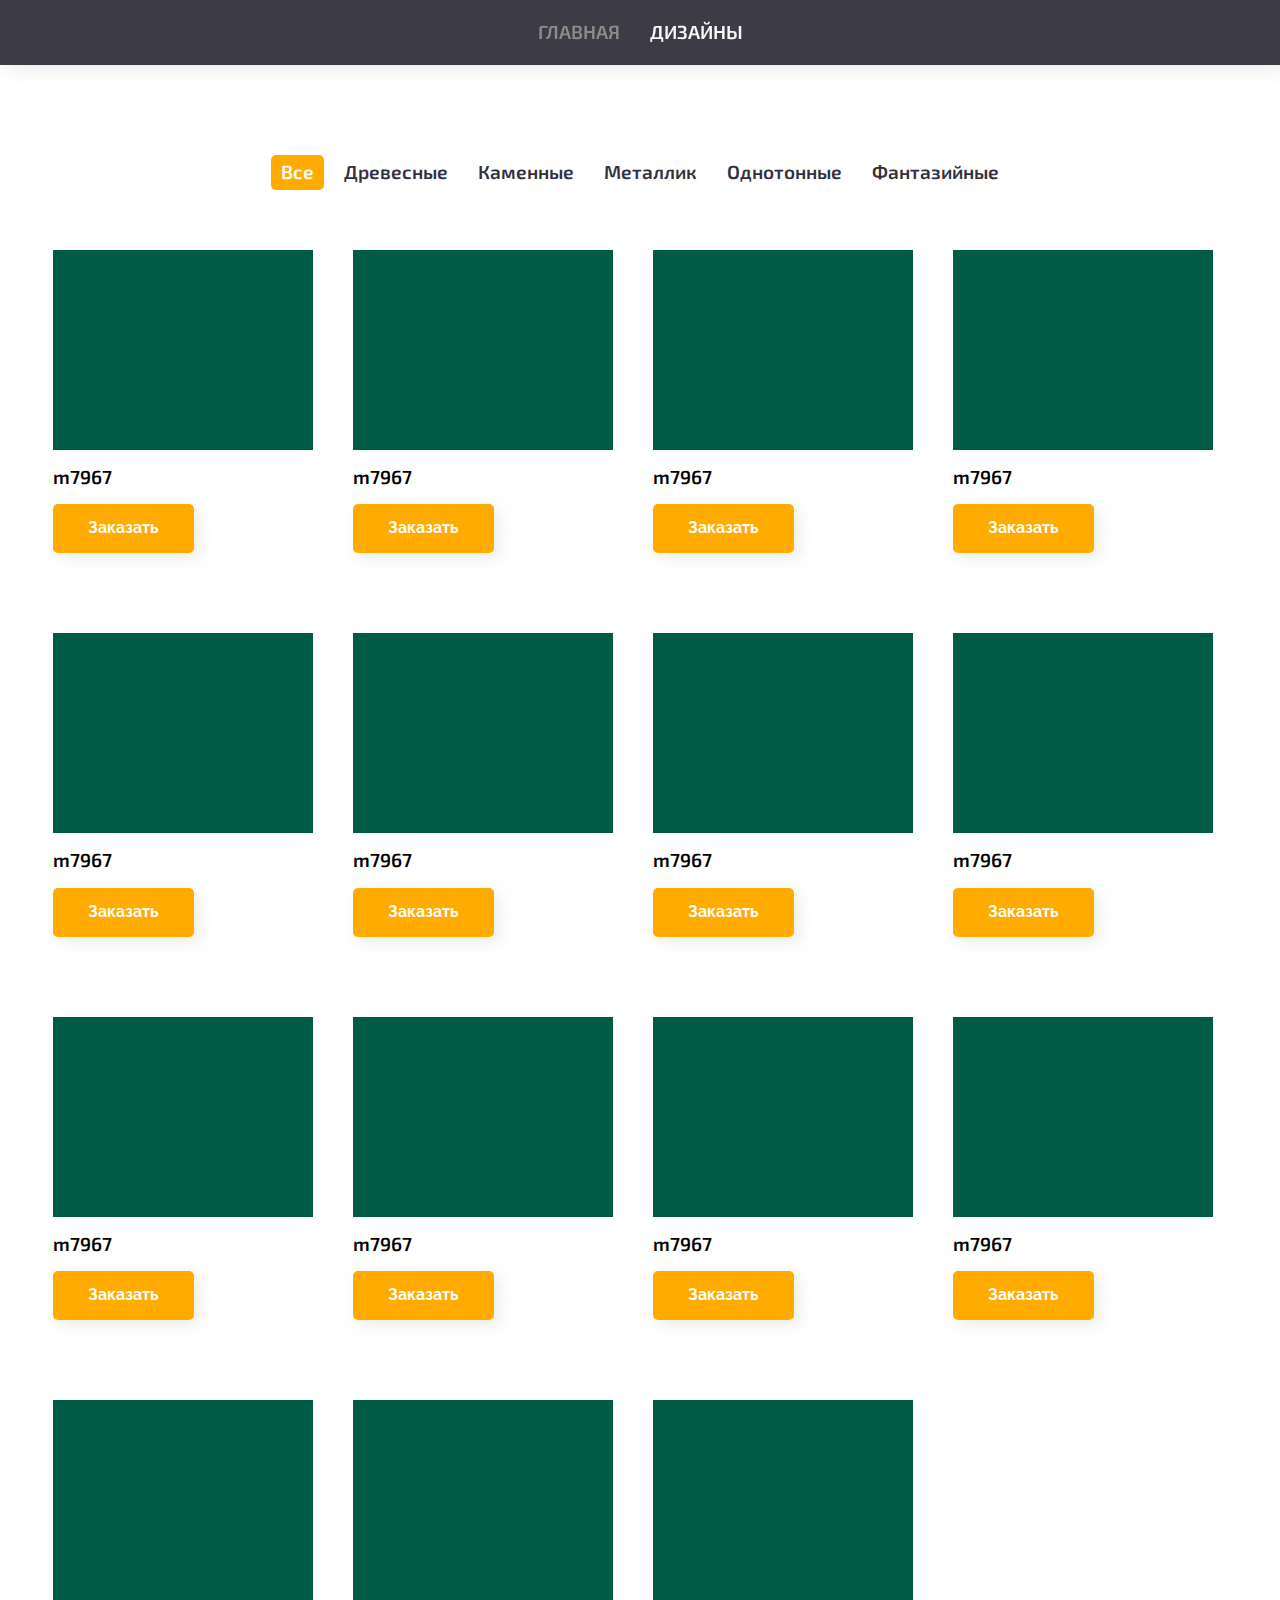
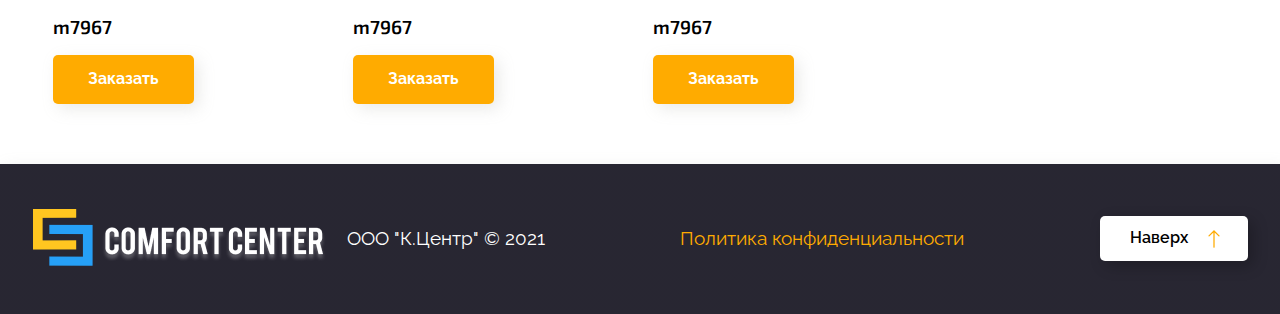
<file: catalog.html>
<!DOCTYPE html>
<html lang="ru">
<head>
    <title>HTML</title>
    <meta charset="utf-8">
    <meta name="viewport" content="width=device-width, initial-scale=1.0">
    <meta name="format-detection" content="telephone=no">
    <link rel="stylesheet" href="libs/normalize.css/normalize.css">
    <link rel="stylesheet" href="css/style.css">
    <link rel="stylesheet" href="libs/OwlCarousel2-2.3.4/dist/assets/owl.carousel.min.css">
    <link rel="stylesheet" href="libs/OwlCarousel2-2.3.4/dist/assets/owl.theme.default.min.css">
</head>
<body>
<header class="page-menu">
    <div class="container">
        <ul>
            <li>
                <a href="index.html">Главная</a>
            </li>
            <li class="active">
                <a href="#">Дизайны</a>
            </li>
        </ul>
    </div>
</header>
<main>
    <section class="section-catalog">
        <div class="container">
            <div class="section-catalog__category-menu">
                <ul>
                    <li class="active">Все</li>
                    <li>Древесные</li>
                    <li>Каменные</li>
                    <li>Металлик</li>
                    <li>Однотонные</li>
                    <li>Фантазийные</li>
                </ul>
            </div>

            <div class="section-catalog__items">
                <div class="section-catalog-item">
                    <div class="section-catalog-item__img">
                        <img src="img/m7967.jpg" alt="">
                    </div>
                    <div class="section-catalog-item__title">m7967</div>
                    <div class="section-catalog-item__btn btn btn-primary">Заказать</div>
                </div>
                <div class="section-catalog-item">
                    <div class="section-catalog-item__img">
                        <img src="img/m7967.jpg" alt="">
                    </div>
                    <div class="section-catalog-item__title">m7967</div>
                    <div class="section-catalog-item__btn btn btn-primary">Заказать</div>
                </div>
                <div class="section-catalog-item">
                    <div class="section-catalog-item__img">
                        <img src="img/m7967.jpg" alt="">
                    </div>
                    <div class="section-catalog-item__title">m7967</div>
                    <div class="section-catalog-item__btn btn btn-primary">Заказать</div>
                </div>
                <div class="section-catalog-item">
                    <div class="section-catalog-item__img">
                        <img src="img/m7967.jpg" alt="">
                    </div>
                    <div class="section-catalog-item__title">m7967</div>
                    <div class="section-catalog-item__btn btn btn-primary">Заказать</div>
                </div>
                <div class="section-catalog-item">
                    <div class="section-catalog-item__img">
                        <img src="img/m7967.jpg" alt="">
                    </div>
                    <div class="section-catalog-item__title">m7967</div>
                    <div class="section-catalog-item__btn btn btn-primary">Заказать</div>
                </div>
                <div class="section-catalog-item">
                    <div class="section-catalog-item__img">
                        <img src="img/m7967.jpg" alt="">
                    </div>
                    <div class="section-catalog-item__title">m7967</div>
                    <div class="section-catalog-item__btn btn btn-primary">Заказать</div>
                </div>
                <div class="section-catalog-item">
                    <div class="section-catalog-item__img">
                        <img src="img/m7967.jpg" alt="">
                    </div>
                    <div class="section-catalog-item__title">m7967</div>
                    <div class="section-catalog-item__btn btn btn-primary">Заказать</div>
                </div>
                <div class="section-catalog-item">
                    <div class="section-catalog-item__img">
                        <img src="img/m7967.jpg" alt="">
                    </div>
                    <div class="section-catalog-item__title">m7967</div>
                    <div class="section-catalog-item__btn btn btn-primary">Заказать</div>
                </div>
                <div class="section-catalog-item">
                    <div class="section-catalog-item__img">
                        <img src="img/m7967.jpg" alt="">
                    </div>
                    <div class="section-catalog-item__title">m7967</div>
                    <div class="section-catalog-item__btn btn btn-primary">Заказать</div>
                </div>
                <div class="section-catalog-item">
                    <div class="section-catalog-item__img">
                        <img src="img/m7967.jpg" alt="">
                    </div>
                    <div class="section-catalog-item__title">m7967</div>
                    <div class="section-catalog-item__btn btn btn-primary">Заказать</div>
                </div>
                <div class="section-catalog-item">
                    <div class="section-catalog-item__img">
                        <img src="img/m7967.jpg" alt="">
                    </div>
                    <div class="section-catalog-item__title">m7967</div>
                    <div class="section-catalog-item__btn btn btn-primary">Заказать</div>
                </div>
                <div class="section-catalog-item">
                    <div class="section-catalog-item__img">
                        <img src="img/m7967.jpg" alt="">
                    </div>
                    <div class="section-catalog-item__title">m7967</div>
                    <div class="section-catalog-item__btn btn btn-primary">Заказать</div>
                </div>
                <div class="section-catalog-item">
                    <div class="section-catalog-item__img">
                        <img src="img/m7967.jpg" alt="">
                    </div>
                    <div class="section-catalog-item__title">m7967</div>
                    <div class="section-catalog-item__btn btn btn-primary">Заказать</div>
                </div>
                <div class="section-catalog-item">
                    <div class="section-catalog-item__img">
                        <img src="img/m7967.jpg" alt="">
                    </div>
                    <div class="section-catalog-item__title">m7967</div>
                    <div class="section-catalog-item__btn btn btn-primary">Заказать</div>
                </div>
                <div class="section-catalog-item">
                    <div class="section-catalog-item__img">
                        <img src="img/m7967.jpg" alt="">
                    </div>
                    <div class="section-catalog-item__title">m7967</div>
                    <div class="section-catalog-item__btn btn btn-primary">Заказать</div>
                </div>
            </div>
        </div>
    </section>
</main>
<footer>
    <div class="container">
        <div class="footer-logo">
            <img src="img/footer-logo.png" alt="">
            <span>ООО "К.Центр" © 2021</span>
        </div>
        <div class="footer__policy">
            <a href="#">Политика конфиденциальности</a>
        </div>
        <div class="footer__btn">Наверх</div>
    </div>
</footer>

<div class="main-popup">
    <div class="main-popup__bg"></div>
    <div class="main-popup__close"></div>
    <div class="container">
        <div class="main-popup-content">
            <div class="main-popup-content-basket__title">Ваш заказ:</div>
            <div class="main-popup-content-basket">
                <div class="main-popup-content-basket__items">
                    <div class="main-popup-content-basket__item">
                        <div class="main-popup-content-basket__item-img">
                            <img src="img/m7967.jpg" alt="">
                        </div>
                        <div class="main-popup-content-basket__item-title">m7967</div>
                        <div class="main-popup-content-basket__item-btn"></div>
                    </div>
                </div>
            </div>
            <form action="" class="main-popup-form">
                <div class="main-popup-form__input-title">Ваше имя</div>
                <input type="text" class="main-popup-form__input">
                <div class="main-popup-form__input-title">Ваш телефон</div>
                <input type="tel" class="main-popup-form__input">
                <div class="main-popup-form__btn">
                    <input type="submit" class="btn btn-primary">
                </div>
            </form>
        </div>
    </div>
</div>
<div class="preloader">
    <div class="preloader__row">
        <div class="preloader__item"></div>
        <div class="preloader__item"></div>
    </div>
</div>
<script src="libs/jquery-3.6.0.min.js"></script>
<script src="libs/OwlCarousel2-2.3.4/dist/owl.carousel.min.js"></script>
<script src="js/script.js"></script>
</body>
</html>
</file>
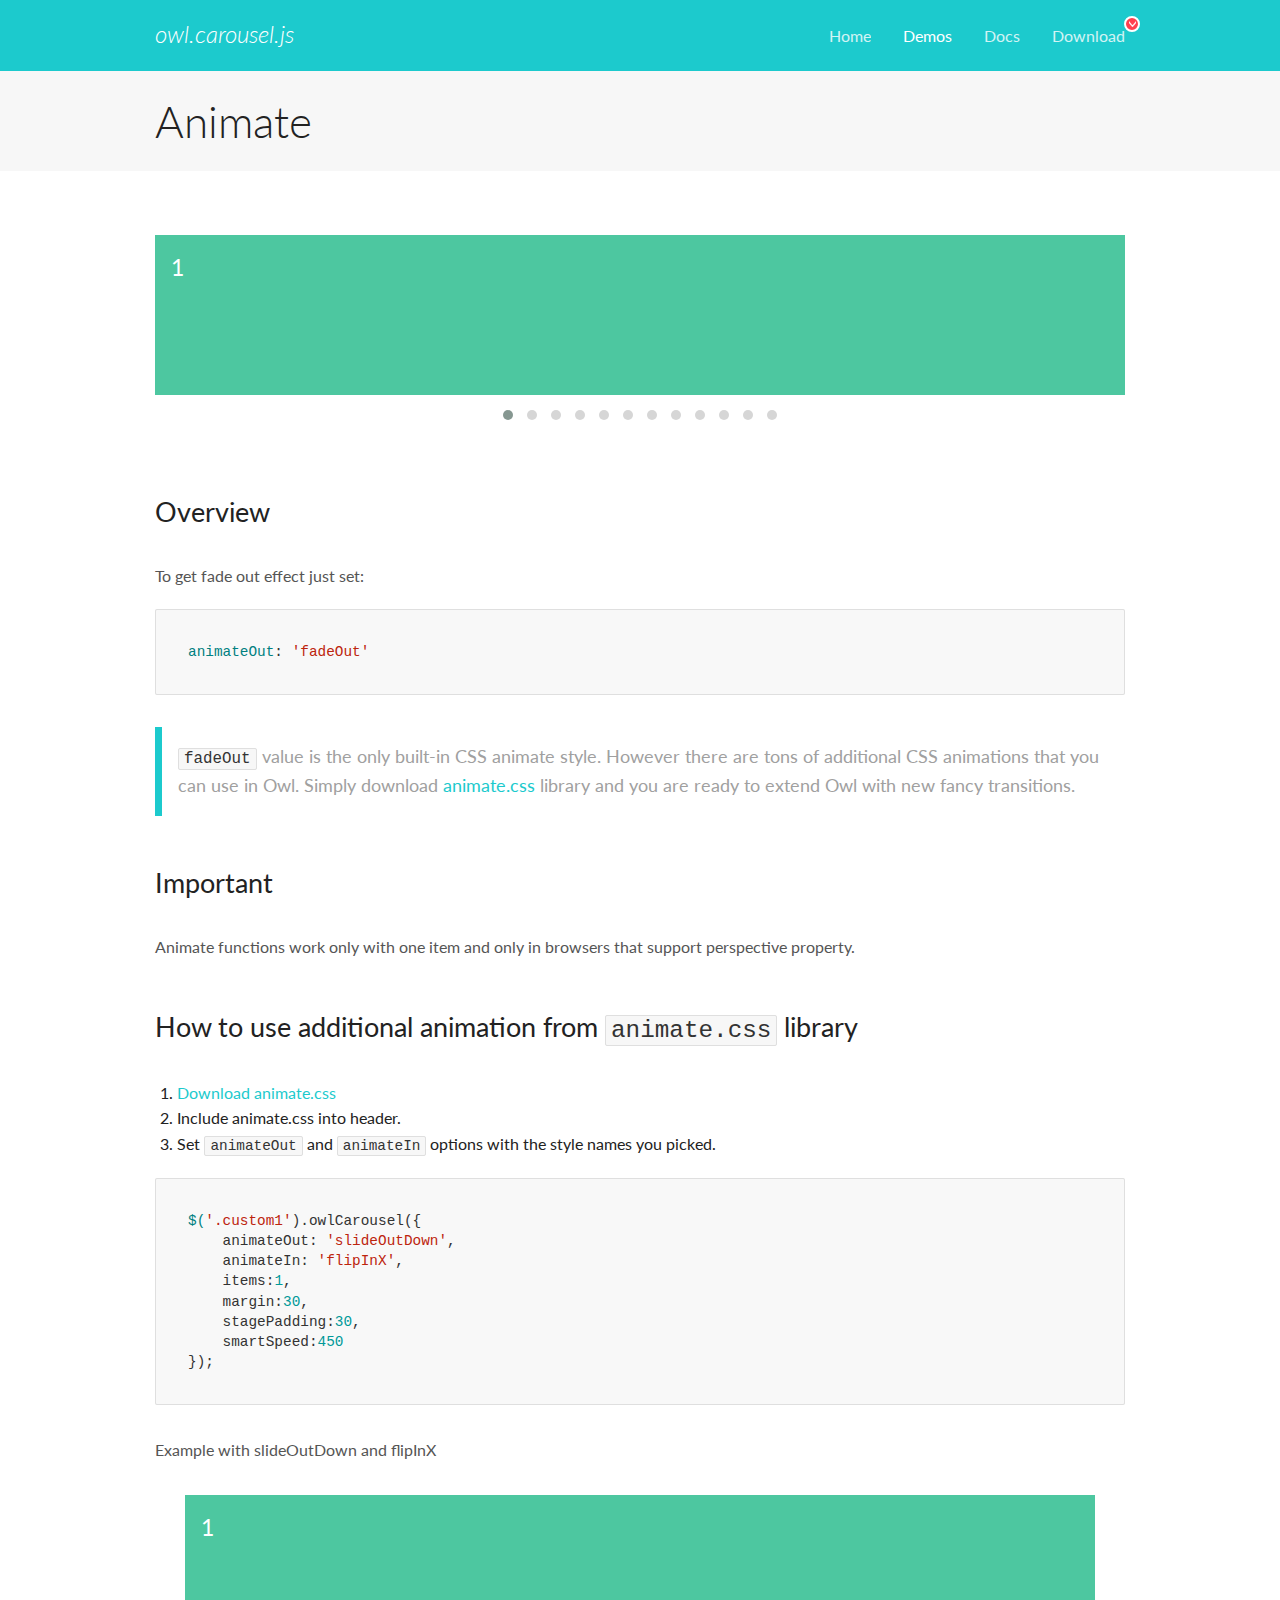
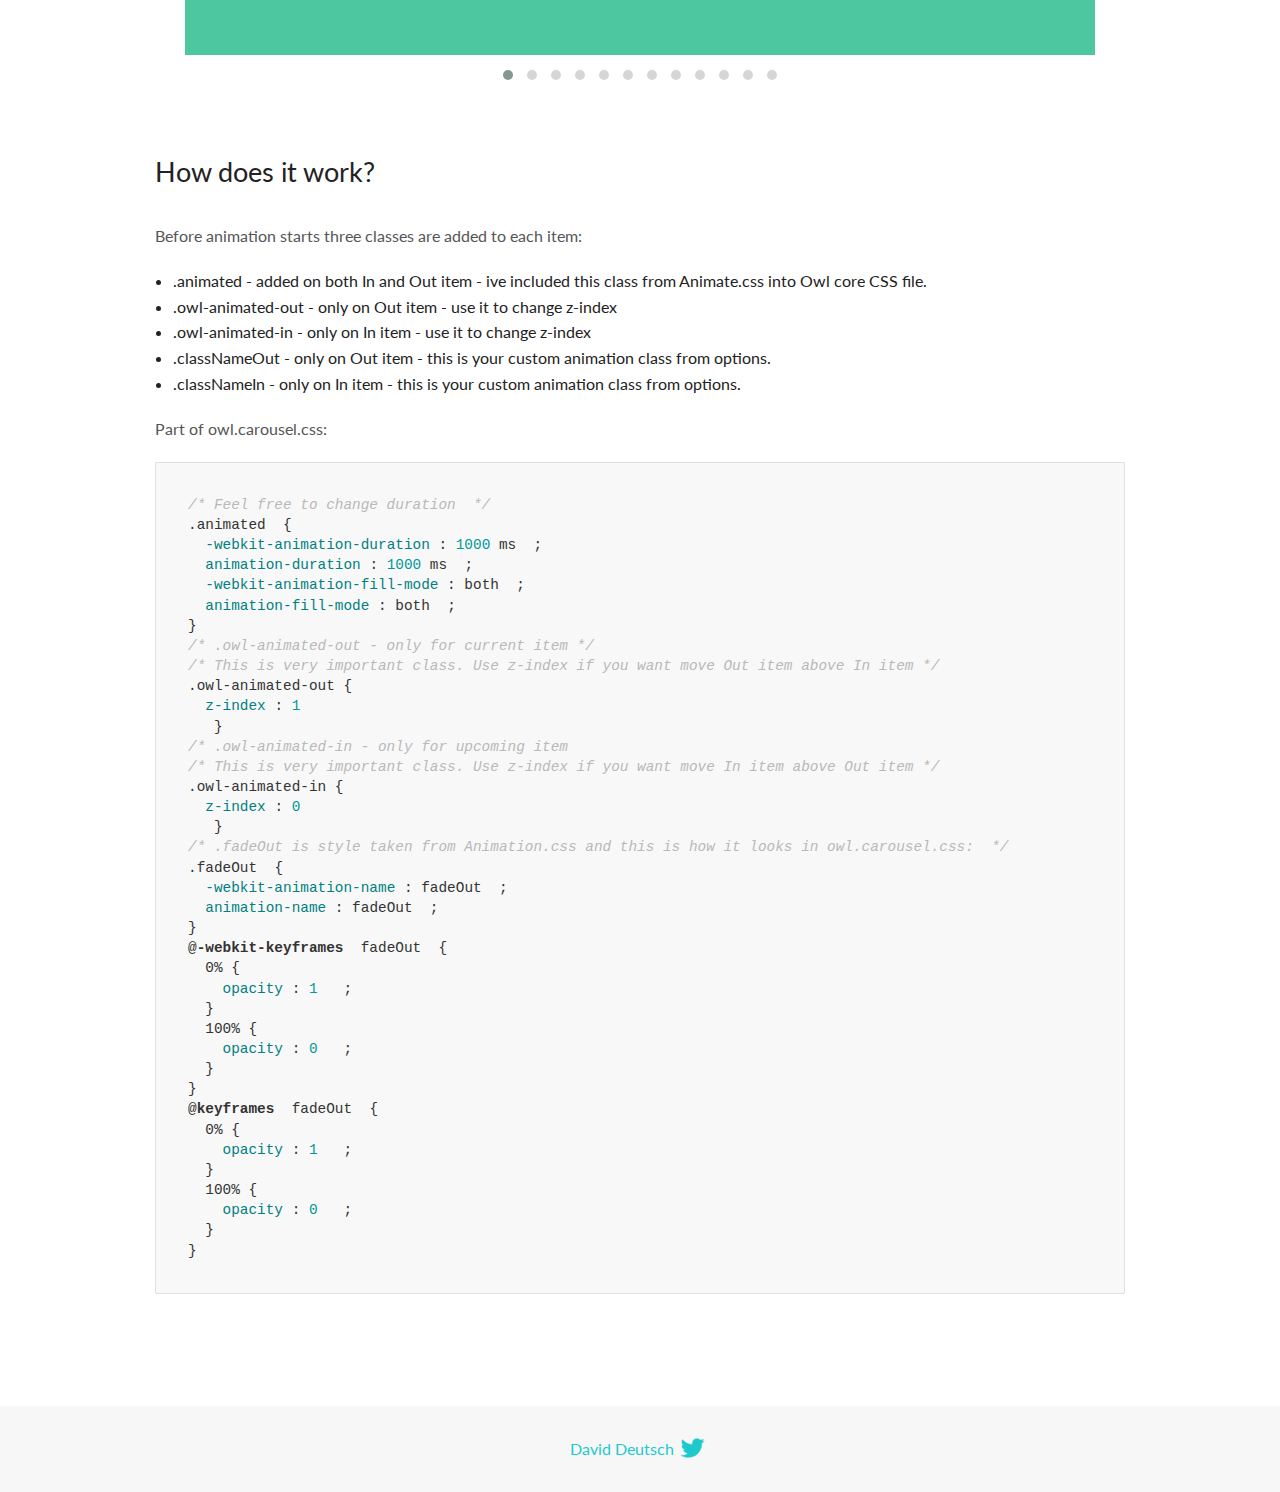
<file: libs/OwlCarousel2-2.3.4/docs/demos/animate.html>
<!DOCTYPE html>
<html lang="en">
  <head>

    <!-- head -->
    <meta charset="utf-8">
    <meta name="msapplication-tap-highlight" content="no" />
    <meta name="viewport" content="width=device-width, initial-scale=1.0" />
    <meta name="description" content="Animate carousel">
    <meta name="author" content="David Deutsch">
    <title>
      Animate Demo | Owl Carousel | 2.3.4
    </title>

    <!-- Stylesheets -->
    <link href='https://fonts.googleapis.com/css?family=Lato:300,400,700,400italic,300italic' rel='stylesheet' type='text/css'>
    <link rel="stylesheet" href="../assets/css/docs.theme.min.css">

    <!-- Owl Stylesheets -->
    <link rel="stylesheet" href="../assets/owlcarousel/assets/owl.carousel.min.css">
    <link rel="stylesheet" href="../assets/owlcarousel/assets/owl.theme.default.min.css">

    <!-- HTML5 shim and Respond.js IE8 support of HTML5 elements and media queries -->

    <!--[if lt IE 9]>
      <script src="https://oss.maxcdn.com/libs/html5shiv/3.7.0/html5shiv.js"></script>
      <script src="https://oss.maxcdn.com/libs/respond.js/1.3.0/respond.min.js"></script>
    <![endif]-->

    <!-- Favicons -->
    <link rel="apple-touch-icon-precomposed" sizes="144x144" href="../assets/ico/apple-touch-icon-144-precomposed.png">
    <link rel="shortcut icon" href="../assets/ico/favicon.png">
    <link rel="shortcut icon" href="favicon.ico">

    <!-- Yeah i know js should not be in header. Its required for demos.-->

    <!-- javascript -->
    <script src="../assets/vendors/jquery.min.js"></script>
    <script src="../assets/owlcarousel/owl.carousel.js"></script>
  </head>
  <body>

    <!-- header -->
    <header class="header">
      <div class="row">
        <div class="large-12 columns">
          <div class="brand left">
            <h3>
              <a href="/OwlCarousel2/">owl.carousel.js</a> 
            </h3>
          </div>
          <a id="toggle-nav" class="right">
            <span></span> <span></span> <span></span> 
          </a> 
          <div class="nav-bar">
            <ul class="clearfix">
              <li> <a href="/OwlCarousel2/index.html">Home</a>  </li>
              <li class="active">
                <a href="/OwlCarousel2/demos/demos.html">Demos</a> 
              </li>
              <li> <a href="/OwlCarousel2/docs/started-welcome.html">Docs</a>  </li>
              <li>
                <a href="https://github.com/OwlCarousel2/OwlCarousel2/archive/2.3.4.zip">Download</a> 
                <span class="download"></span> 
              </li>
            </ul>
          </div>
        </div>
      </div>
    </header>

    <!-- title -->
    <section class="title">
      <div class="row">
        <div class="large-12 columns">
          <h1>Animate</h1>
        </div>
      </div>
    </section>

    <!--  Demos -->
    <section id="demos">
      <div class="row">
        <div class="large-12 columns">
          <div class="fadeOut owl-carousel owl-theme">
            <div class="item">
              <h4>1</h4>
            </div>
            <div class="item">
              <h4>2</h4>
            </div>
            <div class="item">
              <h4>3</h4>
            </div>
            <div class="item">
              <h4>4</h4>
            </div>
            <div class="item">
              <h4>5</h4>
            </div>
            <div class="item">
              <h4>6</h4>
            </div>
            <div class="item">
              <h4>7</h4>
            </div>
            <div class="item">
              <h4>8</h4>
            </div>
            <div class="item">
              <h4>9</h4>
            </div>
            <div class="item">
              <h4>10</h4>
            </div>
            <div class="item">
              <h4>11</h4>
            </div>
            <div class="item">
              <h4>12</h4>
            </div>
          </div>
          <h3 id="overview">Overview</h3>
          <p>To get fade out effect just set:</p>
          <pre><code>animateOut: &#39;fadeOut&#39;</code></pre>
          <blockquote>
            <p><code>fadeOut</code> value is the only built-in CSS animate style. However there are tons of additional CSS animations that you can use in Owl. Simply download
              <a href="https://daneden.github.io/animate.css/">animate.css</a>  library and you are ready to extend Owl with new fancy transitions.</p>
          </blockquote>
          <h3 id="important">Important</h3>
          <p>Animate functions work only with one item and only in browsers that support perspective property.</p>
          <h3 id="how-to-use-additional-animation-from-animate-css-library">How to use additional animation from <code>animate.css</code> library</h3>
          <ol>
            <li> <a href="https://daneden.github.io/animate.css/">Download animate.css</a>  </li>
            <li>Include animate.css into header.</li>
            <li>Set <code>animateOut</code> and <code>animateIn</code> options with the style names you picked.</li>
          </ol>
          <pre><code>$(&#39;.custom1&#39;).owlCarousel({
    animateOut: &#39;slideOutDown&#39;,
    animateIn: &#39;flipInX&#39;,
    items:1,
    margin:30,
    stagePadding:30,
    smartSpeed:450
});</code></pre>
          <p>Example with slideOutDown and flipInX</p>
          <div class="custom1 owl-carousel owl-theme">
            <div class="item">
              <h4>1</h4>
            </div>
            <div class="item">
              <h4>2</h4>
            </div>
            <div class="item">
              <h4>3</h4>
            </div>
            <div class="item">
              <h4>4</h4>
            </div>
            <div class="item">
              <h4>5</h4>
            </div>
            <div class="item">
              <h4>6</h4>
            </div>
            <div class="item">
              <h4>7</h4>
            </div>
            <div class="item">
              <h4>8</h4>
            </div>
            <div class="item">
              <h4>9</h4>
            </div>
            <div class="item">
              <h4>10</h4>
            </div>
            <div class="item">
              <h4>11</h4>
            </div>
            <div class="item">
              <h4>12</h4>
            </div>
          </div>
          <h3 id="how-does-it-work-">How does it work?</h3>
          <p>Before animation starts three classes are added to each item:</p>
          <ul>
            <li>.animated - added on both In and Out item - ive included this class from Animate.css into Owl core CSS file.</li>
            <li>.owl-animated-out - only on Out item - use it to change z-index</li>
            <li>.owl-animated-in - only on In item - use it to change z-index</li>
            <li>.classNameOut - only on Out item - this is your custom animation class from options.</li>
            <li>.classNameIn - only on In item - this is your custom animation class from options.</li>
          </ul>
          <p>Part of owl.carousel.css:</p>
          <pre><code class="language-css"><span class="comment">/* Feel free to change duration  */</span> 
<span class="class">.animated</span>  <span class="rules">{
  <span class="rule"><span class="attribute">-webkit-animation-duration</span> :<span class="value"> <span class="number">1000</span> ms</span> </span> ;
  <span class="rule"><span class="attribute">animation-duration</span> :<span class="value"> <span class="number">1000</span> ms</span> </span> ;
  <span class="rule"><span class="attribute">-webkit-animation-fill-mode</span> :<span class="value"> both</span> </span> ;
  <span class="rule"><span class="attribute">animation-fill-mode</span> :<span class="value"> both</span> </span> ;
<span class="rule">}</span> </span> 
<span class="comment">/* .owl-animated-out - only for current item */</span> 
<span class="comment">/* This is very important class. Use z-index if you want move Out item above In item */</span> 
<span class="class">.owl-animated-out</span> <span class="rules">{
  <span class="rule"><span class="attribute">z-index</span> :<span class="value"> <span class="number">1</span> 
</span> </span> </span> }
<span class="comment">/* .owl-animated-in - only for upcoming item
/* This is very important class. Use z-index if you want move In item above Out item */</span> 
<span class="class">.owl-animated-in</span> <span class="rules">{
  <span class="rule"><span class="attribute">z-index</span> :<span class="value"> <span class="number">0</span> 
</span> </span> </span> }
<span class="comment">/* .fadeOut is style taken from Animation.css and this is how it looks in owl.carousel.css:  */</span> 
<span class="class">.fadeOut</span>  <span class="rules">{
  <span class="rule"><span class="attribute">-webkit-animation-name</span> :<span class="value"> fadeOut</span> </span> ;
  <span class="rule"><span class="attribute">animation-name</span> :<span class="value"> fadeOut</span> </span> ;
<span class="rule">}</span> </span> 
<span class="at_rule">@<span class="keyword">-webkit-keyframes</span>  fadeOut </span> {
  0% <span class="rules">{
    <span class="rule"><span class="attribute">opacity</span> :<span class="value"> <span class="number">1</span> </span> </span> ;
  <span class="rule">}</span> </span> 
  100% <span class="rules">{
    <span class="rule"><span class="attribute">opacity</span> :<span class="value"> <span class="number">0</span> </span> </span> ;
  <span class="rule">}</span> </span> 
}
<span class="at_rule">@<span class="keyword">keyframes</span>  fadeOut </span> {
  0% <span class="rules">{
    <span class="rule"><span class="attribute">opacity</span> :<span class="value"> <span class="number">1</span> </span> </span> ;
  <span class="rule">}</span> </span> 
  100% <span class="rules">{
    <span class="rule"><span class="attribute">opacity</span> :<span class="value"> <span class="number">0</span> </span> </span> ;
  <span class="rule">}</span> </span> 
}</code></pre>
          <link rel="stylesheet" href="../assets/css/animate.css">
          <script>
            jQuery(document).ready(function($) {
              $('.fadeOut').owlCarousel({
                items: 1,
                animateOut: 'fadeOut',
                loop: true,
                margin: 10,
              });
              $('.custom1').owlCarousel({
                animateOut: 'slideOutDown',
                animateIn: 'flipInX',
                items: 1,
                margin: 30,
                stagePadding: 30,
                smartSpeed: 450
              });
            });
          </script>
        </div>
      </div>
    </section>

    <!-- footer -->
    <footer class="footer">
      <div class="row">
        <div class="large-12 columns">
          <h5>
            <a href="/OwlCarousel2/docs/support-contact.html">David Deutsch</a> 
            <a id="custom-tweet-button" href="https://twitter.com/share?url=https://github.com/OwlCarousel2/OwlCarousel2&text=Owl Carousel - This is so awesome! " target="_blank"></a> 
          </h5>
        </div>
      </div>
    </footer>

    <!-- vendors -->
    <script src="../assets/vendors/highlight.js"></script>
    <script src="../assets/js/app.js"></script>
  </body>
</html>
</file>
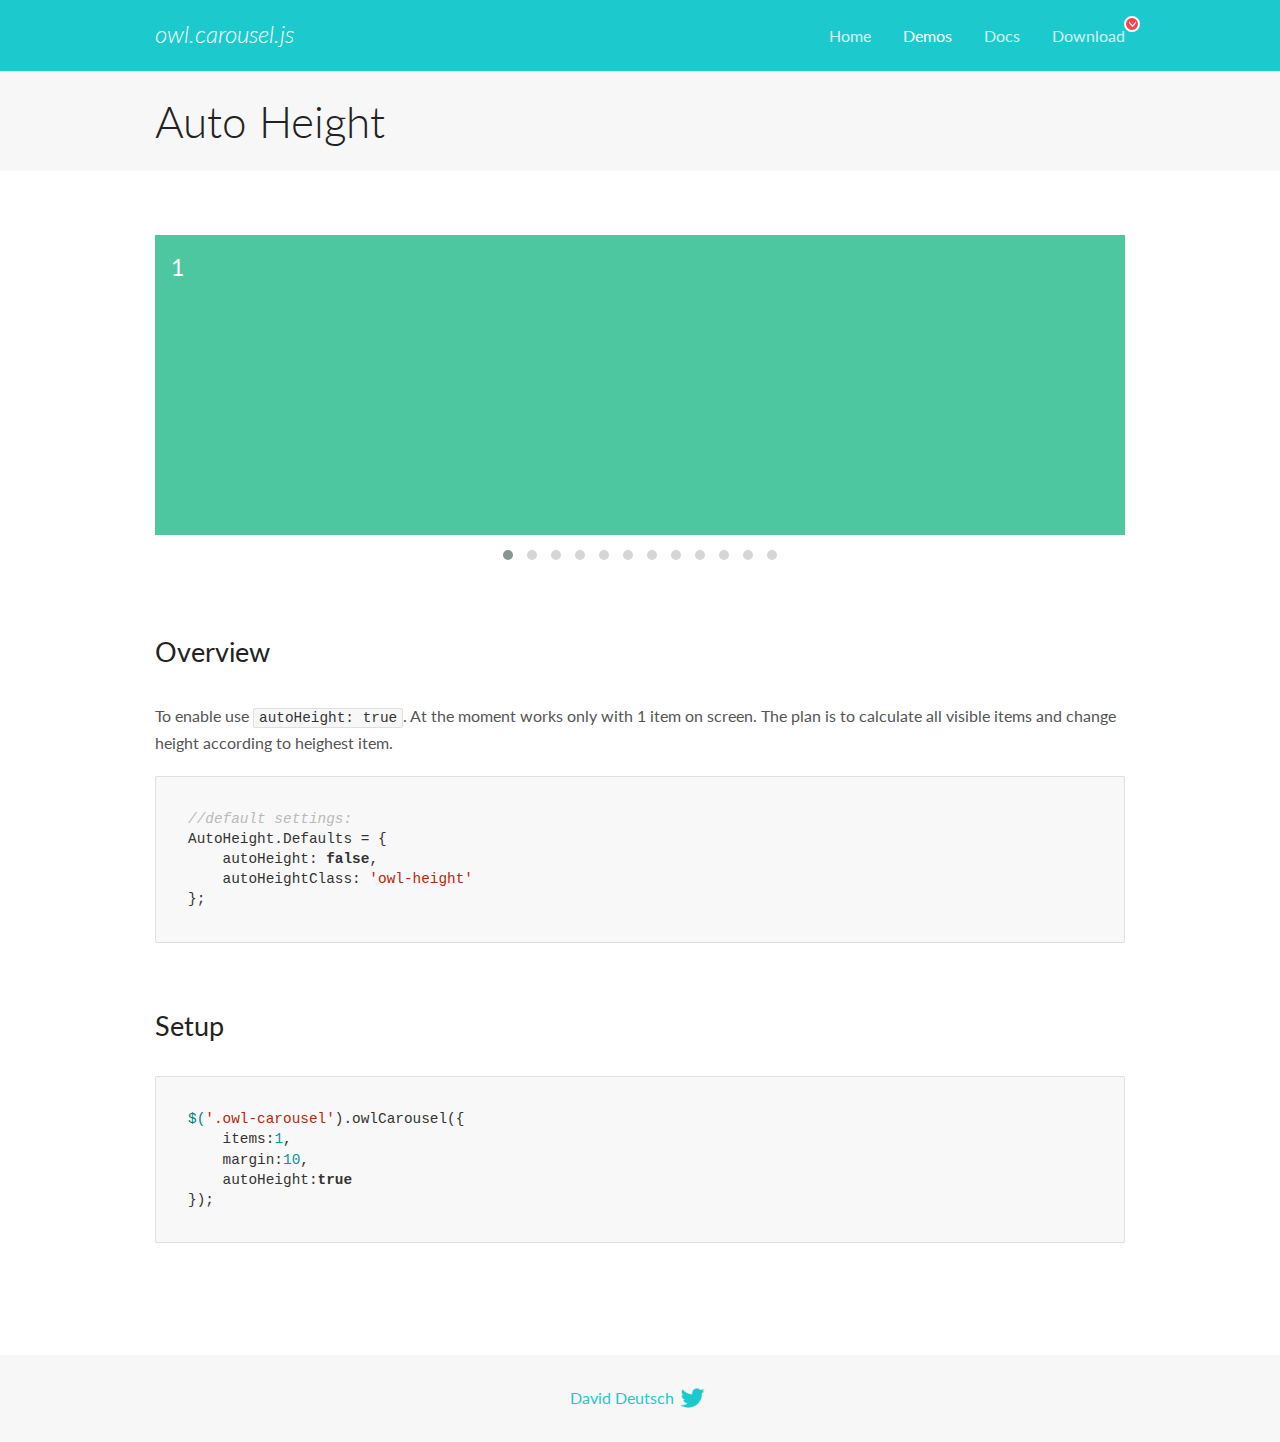
<file: libs/OwlCarousel2-2.3.4/docs/demos/autoheight.html>
<!DOCTYPE html>
<html lang="en">
  <head>

    <!-- head -->
    <meta charset="utf-8">
    <meta name="msapplication-tap-highlight" content="no" />
    <meta name="viewport" content="width=device-width, initial-scale=1.0" />
    <meta name="description" content="autoHeight usage demo">
    <meta name="author" content="David Deutsch">
    <title>
      Auto Height Demo | Owl Carousel | 2.3.4
    </title>

    <!-- Stylesheets -->
    <link href='https://fonts.googleapis.com/css?family=Lato:300,400,700,400italic,300italic' rel='stylesheet' type='text/css'>
    <link rel="stylesheet" href="../assets/css/docs.theme.min.css">

    <!-- Owl Stylesheets -->
    <link rel="stylesheet" href="../assets/owlcarousel/assets/owl.carousel.min.css">
    <link rel="stylesheet" href="../assets/owlcarousel/assets/owl.theme.default.min.css">

    <!-- HTML5 shim and Respond.js IE8 support of HTML5 elements and media queries -->

    <!--[if lt IE 9]>
      <script src="https://oss.maxcdn.com/libs/html5shiv/3.7.0/html5shiv.js"></script>
      <script src="https://oss.maxcdn.com/libs/respond.js/1.3.0/respond.min.js"></script>
    <![endif]-->

    <!-- Favicons -->
    <link rel="apple-touch-icon-precomposed" sizes="144x144" href="../assets/ico/apple-touch-icon-144-precomposed.png">
    <link rel="shortcut icon" href="../assets/ico/favicon.png">
    <link rel="shortcut icon" href="favicon.ico">

    <!-- Yeah i know js should not be in header. Its required for demos.-->

    <!-- javascript -->
    <script src="../assets/vendors/jquery.min.js"></script>
    <script src="../assets/owlcarousel/owl.carousel.js"></script>
  </head>
  <body>

    <!-- header -->
    <header class="header">
      <div class="row">
        <div class="large-12 columns">
          <div class="brand left">
            <h3>
              <a href="/OwlCarousel2/">owl.carousel.js</a> 
            </h3>
          </div>
          <a id="toggle-nav" class="right">
            <span></span> <span></span> <span></span> 
          </a> 
          <div class="nav-bar">
            <ul class="clearfix">
              <li> <a href="/OwlCarousel2/index.html">Home</a>  </li>
              <li class="active">
                <a href="/OwlCarousel2/demos/demos.html">Demos</a> 
              </li>
              <li> <a href="/OwlCarousel2/docs/started-welcome.html">Docs</a>  </li>
              <li>
                <a href="https://github.com/OwlCarousel2/OwlCarousel2/archive/2.3.4.zip">Download</a> 
                <span class="download"></span> 
              </li>
            </ul>
          </div>
        </div>
      </div>
    </header>

    <!-- title -->
    <section class="title">
      <div class="row">
        <div class="large-12 columns">
          <h1>Auto Height</h1>
        </div>
      </div>
    </section>

    <!--  Demos -->
    <section id="demos">
      <div class="row">
        <div class="large-12 columns">
          <div class="owl-carousel owl-theme">
            <div class="item" style="height:300px">
              <h4>1</h4>
            </div>
            <div class="item" style="height:100px">
              <h4>2</h4>
            </div>
            <div class="item" style="height:500px">
              <h4>3</h4>
            </div>
            <div class="item" style="height:250px">
              <h4>4</h4>
            </div>
            <div class="item" style="height:400px">
              <h4>5</h4>
            </div>
            <div class="item" style="height:500px">
              <h4>6</h4>
            </div>
            <div class="item" style="height:600px">
              <h4>7</h4>
            </div>
            <div class="item" style="height:400px">
              <h4>8</h4>
            </div>
            <div class="item" style="height:300px">
              <h4>9</h4>
            </div>
            <div class="item" style="height:350px">
              <h4>10</h4>
            </div>
            <div class="item" style="height:200px">
              <h4>11</h4>
            </div>
            <div class="item" style="height:150px">
              <h4>12</h4>
            </div>
          </div>
          <h3 id="overview">Overview</h3>
          <p>To enable use <code>autoHeight: true</code>. At the moment works only with 1 item on screen. The plan is to calculate all visible items and change height according to heighest item.</p>
          <pre><code>//default settings:
AutoHeight.Defaults = {
    autoHeight: false,
    autoHeightClass: &#39;owl-height&#39;
};</code></pre>
          <h3 id="setup">Setup</h3>
          <pre><code>$(&#39;.owl-carousel&#39;).owlCarousel({
    items:1,
    margin:10,
    autoHeight:true
});</code></pre>
          <script>
            $(document).ready(function() {
              $('.owl-carousel').owlCarousel({
                items: 1,
                margin: 10,
                autoHeight: true
              });
            })
          </script>
        </div>
      </div>
    </section>

    <!-- footer -->
    <footer class="footer">
      <div class="row">
        <div class="large-12 columns">
          <h5>
            <a href="/OwlCarousel2/docs/support-contact.html">David Deutsch</a> 
            <a id="custom-tweet-button" href="https://twitter.com/share?url=https://github.com/OwlCarousel2/OwlCarousel2&text=Owl Carousel - This is so awesome! " target="_blank"></a> 
          </h5>
        </div>
      </div>
    </footer>

    <!-- vendors -->
    <script src="../assets/vendors/highlight.js"></script>
    <script src="../assets/js/app.js"></script>
  </body>
</html>
</file>
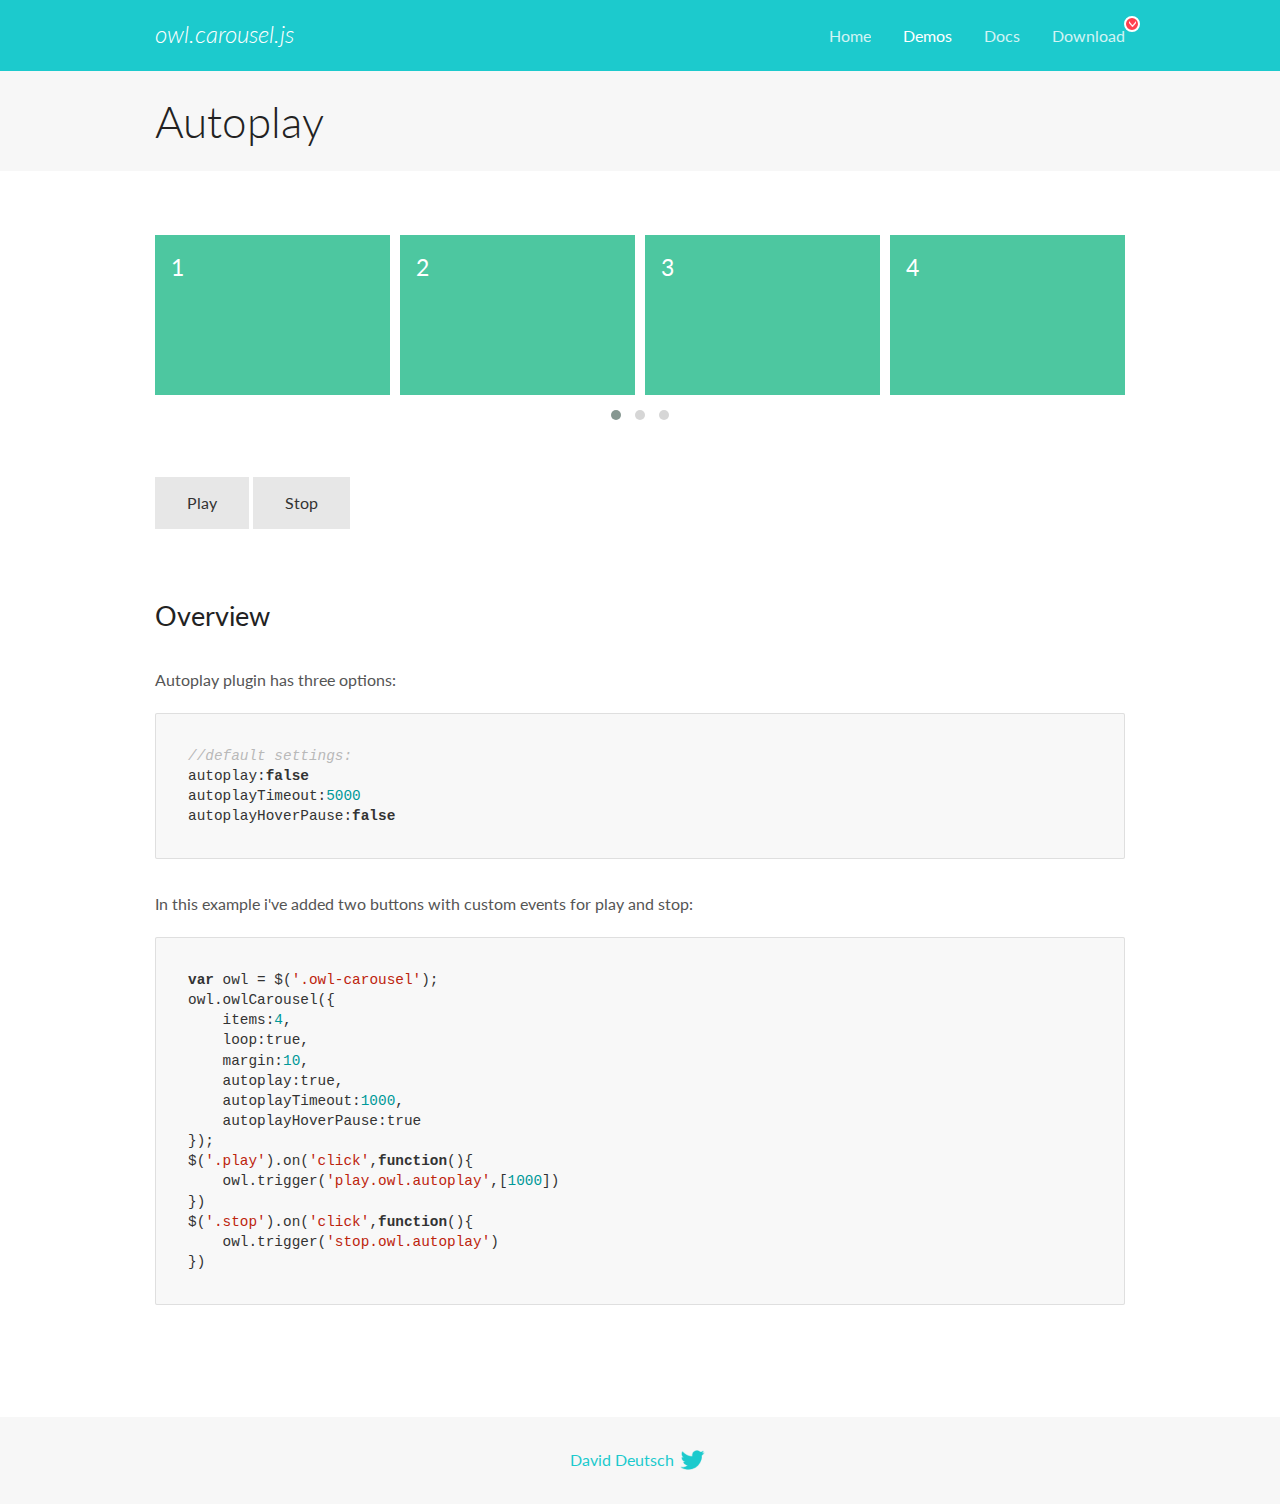
<file: libs/OwlCarousel2-2.3.4/docs/demos/autoplay.html>
<!DOCTYPE html>
<html lang="en">
  <head>

    <!-- head -->
    <meta charset="utf-8">
    <meta name="msapplication-tap-highlight" content="no" />
    <meta name="viewport" content="width=device-width, initial-scale=1.0" />
    <meta name="description" content="Autoplay usage demo">
    <meta name="author" content="David Deutsch">
    <title>
      Autoplay Demo | Owl Carousel | 2.3.4
    </title>

    <!-- Stylesheets -->
    <link href='https://fonts.googleapis.com/css?family=Lato:300,400,700,400italic,300italic' rel='stylesheet' type='text/css'>
    <link rel="stylesheet" href="../assets/css/docs.theme.min.css">

    <!-- Owl Stylesheets -->
    <link rel="stylesheet" href="../assets/owlcarousel/assets/owl.carousel.min.css">
    <link rel="stylesheet" href="../assets/owlcarousel/assets/owl.theme.default.min.css">

    <!-- HTML5 shim and Respond.js IE8 support of HTML5 elements and media queries -->

    <!--[if lt IE 9]>
      <script src="https://oss.maxcdn.com/libs/html5shiv/3.7.0/html5shiv.js"></script>
      <script src="https://oss.maxcdn.com/libs/respond.js/1.3.0/respond.min.js"></script>
    <![endif]-->

    <!-- Favicons -->
    <link rel="apple-touch-icon-precomposed" sizes="144x144" href="../assets/ico/apple-touch-icon-144-precomposed.png">
    <link rel="shortcut icon" href="../assets/ico/favicon.png">
    <link rel="shortcut icon" href="favicon.ico">

    <!-- Yeah i know js should not be in header. Its required for demos.-->

    <!-- javascript -->
    <script src="../assets/vendors/jquery.min.js"></script>
    <script src="../assets/owlcarousel/owl.carousel.js"></script>
  </head>
  <body>

    <!-- header -->
    <header class="header">
      <div class="row">
        <div class="large-12 columns">
          <div class="brand left">
            <h3>
              <a href="/OwlCarousel2/">owl.carousel.js</a> 
            </h3>
          </div>
          <a id="toggle-nav" class="right">
            <span></span> <span></span> <span></span> 
          </a> 
          <div class="nav-bar">
            <ul class="clearfix">
              <li> <a href="/OwlCarousel2/index.html">Home</a>  </li>
              <li class="active">
                <a href="/OwlCarousel2/demos/demos.html">Demos</a> 
              </li>
              <li> <a href="/OwlCarousel2/docs/started-welcome.html">Docs</a>  </li>
              <li>
                <a href="https://github.com/OwlCarousel2/OwlCarousel2/archive/2.3.4.zip">Download</a> 
                <span class="download"></span> 
              </li>
            </ul>
          </div>
        </div>
      </div>
    </header>

    <!-- title -->
    <section class="title">
      <div class="row">
        <div class="large-12 columns">
          <h1>Autoplay</h1>
        </div>
      </div>
    </section>

    <!--  Demos -->
    <section id="demos">
      <div class="row">
        <div class="large-12 columns">
          <div class="owl-carousel owl-theme">
            <div class="item">
              <h4>1</h4>
            </div>
            <div class="item">
              <h4>2</h4>
            </div>
            <div class="item">
              <h4>3</h4>
            </div>
            <div class="item">
              <h4>4</h4>
            </div>
            <div class="item">
              <h4>5</h4>
            </div>
            <div class="item">
              <h4>6</h4>
            </div>
            <div class="item">
              <h4>7</h4>
            </div>
            <div class="item">
              <h4>8</h4>
            </div>
            <div class="item">
              <h4>9</h4>
            </div>
            <div class="item">
              <h4>10</h4>
            </div>
            <div class="item">
              <h4>11</h4>
            </div>
            <div class="item">
              <h4>12</h4>
            </div>
          </div>
          <a class="button secondary play">Play</a> 
          <a class="button secondary stop">Stop</a> 
          <h3 id="overview">Overview</h3>
          <p>Autoplay plugin has three options:</p>
          <pre><code>//default settings:
autoplay:false
autoplayTimeout:5000
autoplayHoverPause:false</code></pre>
          <p>In this example i&#39;ve added two buttons with custom events for play and stop:</p>
          <pre><code>var owl = $(&#39;.owl-carousel&#39;);
owl.owlCarousel({
    items:4,
    loop:true,
    margin:10,
    autoplay:true,
    autoplayTimeout:1000,
    autoplayHoverPause:true
});
$(&#39;.play&#39;).on(&#39;click&#39;,function(){
    owl.trigger(&#39;play.owl.autoplay&#39;,[1000])
})
$(&#39;.stop&#39;).on(&#39;click&#39;,function(){
    owl.trigger(&#39;stop.owl.autoplay&#39;)
})</code></pre>
          <script>
            $(document).ready(function() {
              var owl = $('.owl-carousel');
              owl.owlCarousel({
                items: 4,
                loop: true,
                margin: 10,
                autoplay: true,
                autoplayTimeout: 1000,
                autoplayHoverPause: true
              });
              $('.play').on('click', function() {
                owl.trigger('play.owl.autoplay', [1000])
              })
              $('.stop').on('click', function() {
                owl.trigger('stop.owl.autoplay')
              })
            })
          </script>
        </div>
      </div>
    </section>

    <!-- footer -->
    <footer class="footer">
      <div class="row">
        <div class="large-12 columns">
          <h5>
            <a href="/OwlCarousel2/docs/support-contact.html">David Deutsch</a> 
            <a id="custom-tweet-button" href="https://twitter.com/share?url=https://github.com/OwlCarousel2/OwlCarousel2&text=Owl Carousel - This is so awesome! " target="_blank"></a> 
          </h5>
        </div>
      </div>
    </footer>

    <!-- vendors -->
    <script src="../assets/vendors/highlight.js"></script>
    <script src="../assets/js/app.js"></script>
  </body>
</html>
</file>
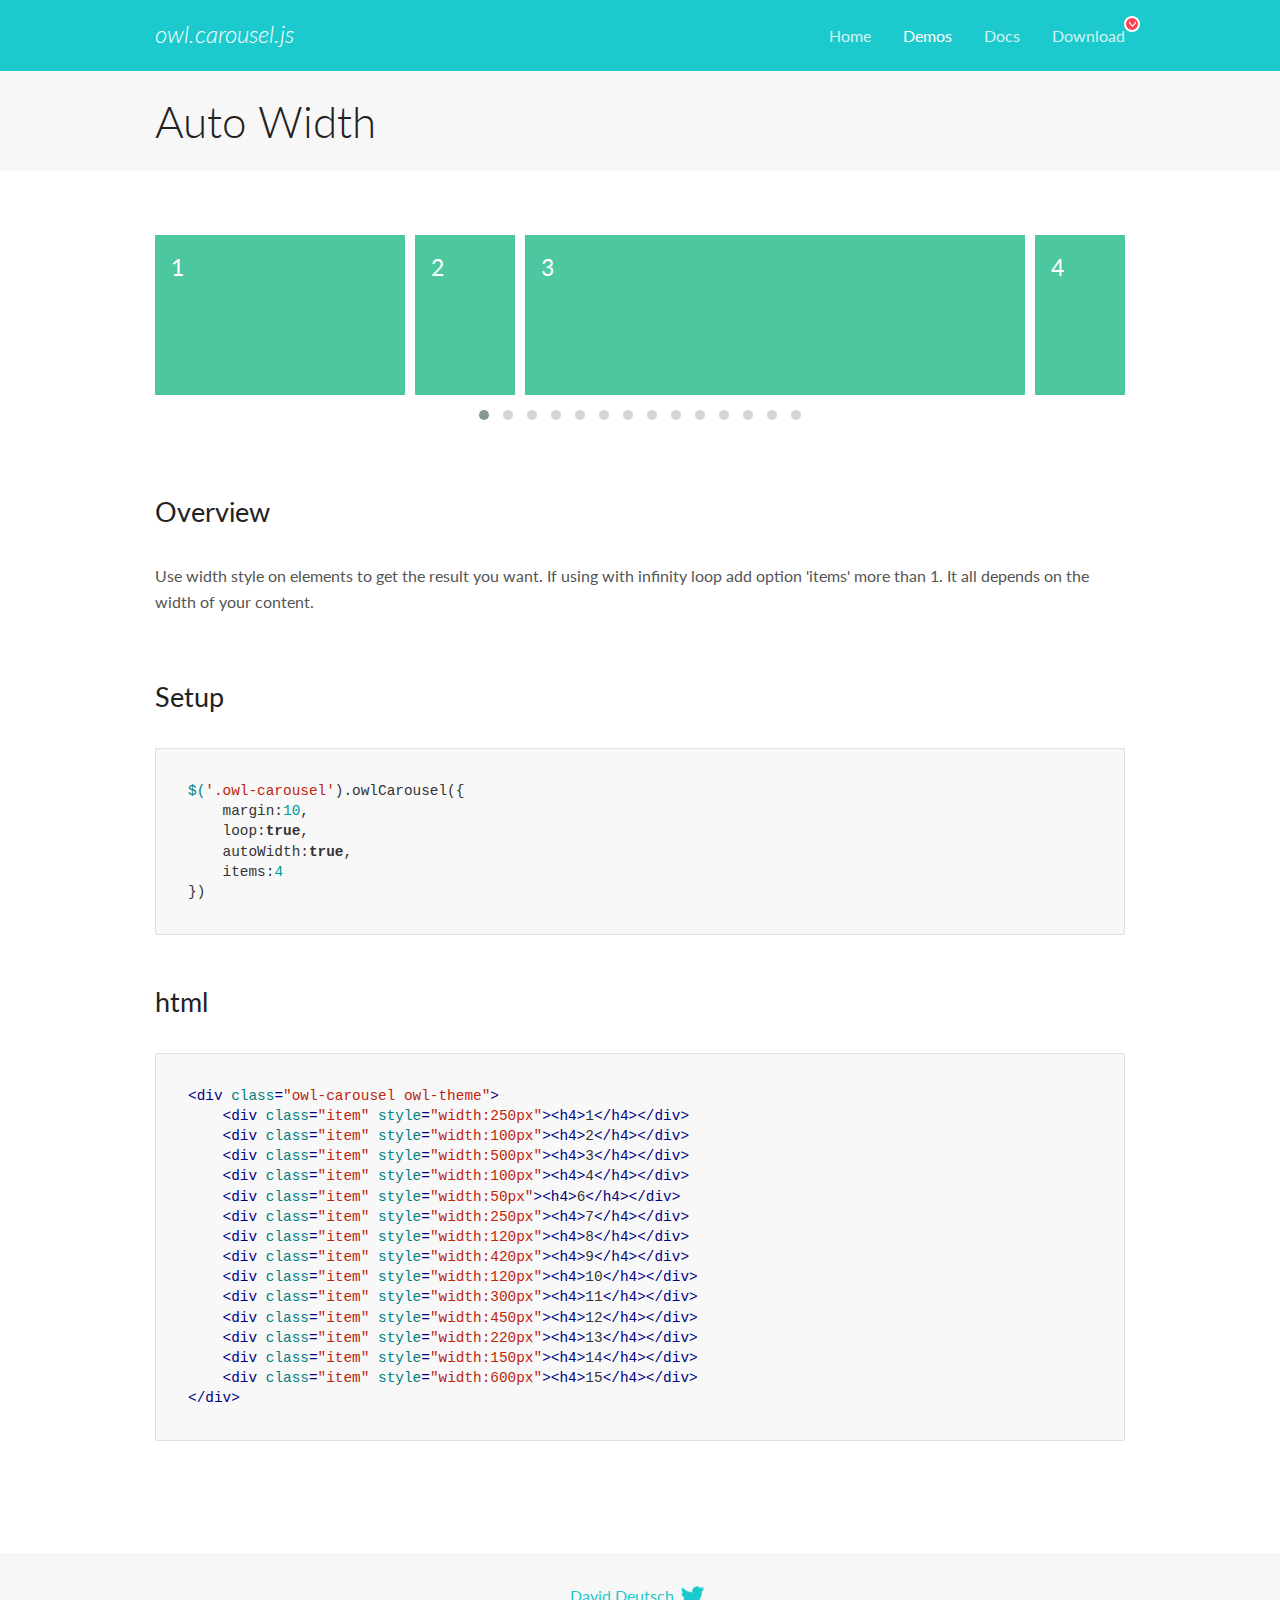
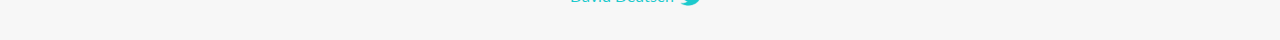
<file: libs/OwlCarousel2-2.3.4/docs/demos/autowidth.html>
<!DOCTYPE html>
<html lang="en">
  <head>

    <!-- head -->
    <meta charset="utf-8">
    <meta name="msapplication-tap-highlight" content="no" />
    <meta name="viewport" content="width=device-width, initial-scale=1.0" />
    <meta name="description" content="Auto Width">
    <meta name="author" content="David Deutsch">
    <title>
      Auto Width Demo | Owl Carousel | 2.3.4
    </title>

    <!-- Stylesheets -->
    <link href='https://fonts.googleapis.com/css?family=Lato:300,400,700,400italic,300italic' rel='stylesheet' type='text/css'>
    <link rel="stylesheet" href="../assets/css/docs.theme.min.css">

    <!-- Owl Stylesheets -->
    <link rel="stylesheet" href="../assets/owlcarousel/assets/owl.carousel.min.css">
    <link rel="stylesheet" href="../assets/owlcarousel/assets/owl.theme.default.min.css">

    <!-- HTML5 shim and Respond.js IE8 support of HTML5 elements and media queries -->

    <!--[if lt IE 9]>
      <script src="https://oss.maxcdn.com/libs/html5shiv/3.7.0/html5shiv.js"></script>
      <script src="https://oss.maxcdn.com/libs/respond.js/1.3.0/respond.min.js"></script>
    <![endif]-->

    <!-- Favicons -->
    <link rel="apple-touch-icon-precomposed" sizes="144x144" href="../assets/ico/apple-touch-icon-144-precomposed.png">
    <link rel="shortcut icon" href="../assets/ico/favicon.png">
    <link rel="shortcut icon" href="favicon.ico">

    <!-- Yeah i know js should not be in header. Its required for demos.-->

    <!-- javascript -->
    <script src="../assets/vendors/jquery.min.js"></script>
    <script src="../assets/owlcarousel/owl.carousel.js"></script>
  </head>
  <body>

    <!-- header -->
    <header class="header">
      <div class="row">
        <div class="large-12 columns">
          <div class="brand left">
            <h3>
              <a href="/OwlCarousel2/">owl.carousel.js</a> 
            </h3>
          </div>
          <a id="toggle-nav" class="right">
            <span></span> <span></span> <span></span> 
          </a> 
          <div class="nav-bar">
            <ul class="clearfix">
              <li> <a href="/OwlCarousel2/index.html">Home</a>  </li>
              <li class="active">
                <a href="/OwlCarousel2/demos/demos.html">Demos</a> 
              </li>
              <li> <a href="/OwlCarousel2/docs/started-welcome.html">Docs</a>  </li>
              <li>
                <a href="https://github.com/OwlCarousel2/OwlCarousel2/archive/2.3.4.zip">Download</a> 
                <span class="download"></span> 
              </li>
            </ul>
          </div>
        </div>
      </div>
    </header>

    <!-- title -->
    <section class="title">
      <div class="row">
        <div class="large-12 columns">
          <h1>Auto Width</h1>
        </div>
      </div>
    </section>

    <!--  Demos -->
    <section id="demos">
      <div class="row">
        <div class="large-12 columns">
          <div class="owl-carousel owl-theme">
            <div class="item" style="width:250px">
              <h4>1</h4>
            </div>
            <div class="item" style="width:100px">
              <h4>2</h4>
            </div>
            <div class="item" style="width:500px">
              <h4>3</h4>
            </div>
            <div class="item" style="width:100px">
              <h4>4</h4>
            </div>
            <div class="item" style="width:50px">
              <h4>6</h4>
            </div>
            <div class="item" style="width:250px">
              <h4>7</h4>
            </div>
            <div class="item" style="width:120px">
              <h4>8</h4>
            </div>
            <div class="item" style="width:420px">
              <h4>9</h4>
            </div>
            <div class="item" style="width:120px">
              <h4>10</h4>
            </div>
            <div class="item" style="width:300px">
              <h4>11</h4>
            </div>
            <div class="item" style="width:450px">
              <h4>12</h4>
            </div>
            <div class="item" style="width:220px">
              <h4>13</h4>
            </div>
            <div class="item" style="width:150px">
              <h4>14</h4>
            </div>
            <div class="item" style="width:600px">
              <h4>15</h4>
            </div>
          </div>
          <h3 id="overview">Overview</h3>
          <p>Use width style on elements to get the result you want. If using with infinity loop add option &#39;items&#39; more than 1. It all depends on the width of your content.</p>
          <h3 id="setup">Setup</h3>
          <pre><code>$(&#39;.owl-carousel&#39;).owlCarousel({
    margin:10,
    loop:true,
    autoWidth:true,
    items:4
})</code></pre>
          <h3 id="html">html</h3>
          <pre><code>&lt;div class=&quot;owl-carousel owl-theme&quot;&gt;
    &lt;div class=&quot;item&quot; style=&quot;width:250px&quot;&gt;&lt;h4&gt;1&lt;/h4&gt;&lt;/div&gt;
    &lt;div class=&quot;item&quot; style=&quot;width:100px&quot;&gt;&lt;h4&gt;2&lt;/h4&gt;&lt;/div&gt;
    &lt;div class=&quot;item&quot; style=&quot;width:500px&quot;&gt;&lt;h4&gt;3&lt;/h4&gt;&lt;/div&gt;
    &lt;div class=&quot;item&quot; style=&quot;width:100px&quot;&gt;&lt;h4&gt;4&lt;/h4&gt;&lt;/div&gt;
    &lt;div class=&quot;item&quot; style=&quot;width:50px&quot;&gt;&lt;h4&gt;6&lt;/h4&gt;&lt;/div&gt;
    &lt;div class=&quot;item&quot; style=&quot;width:250px&quot;&gt;&lt;h4&gt;7&lt;/h4&gt;&lt;/div&gt;
    &lt;div class=&quot;item&quot; style=&quot;width:120px&quot;&gt;&lt;h4&gt;8&lt;/h4&gt;&lt;/div&gt;
    &lt;div class=&quot;item&quot; style=&quot;width:420px&quot;&gt;&lt;h4&gt;9&lt;/h4&gt;&lt;/div&gt;
    &lt;div class=&quot;item&quot; style=&quot;width:120px&quot;&gt;&lt;h4&gt;10&lt;/h4&gt;&lt;/div&gt;
    &lt;div class=&quot;item&quot; style=&quot;width:300px&quot;&gt;&lt;h4&gt;11&lt;/h4&gt;&lt;/div&gt;
    &lt;div class=&quot;item&quot; style=&quot;width:450px&quot;&gt;&lt;h4&gt;12&lt;/h4&gt;&lt;/div&gt;
    &lt;div class=&quot;item&quot; style=&quot;width:220px&quot;&gt;&lt;h4&gt;13&lt;/h4&gt;&lt;/div&gt;
    &lt;div class=&quot;item&quot; style=&quot;width:150px&quot;&gt;&lt;h4&gt;14&lt;/h4&gt;&lt;/div&gt;
    &lt;div class=&quot;item&quot; style=&quot;width:600px&quot;&gt;&lt;h4&gt;15&lt;/h4&gt;&lt;/div&gt;
&lt;/div&gt;</code></pre>
          <script>
            $(document).ready(function() {
              $('.owl-carousel').owlCarousel({
                margin: 10,
                loop: true,
                autoWidth: true,
                items: 4
              })
            })
          </script>
        </div>
      </div>
    </section>

    <!-- footer -->
    <footer class="footer">
      <div class="row">
        <div class="large-12 columns">
          <h5>
            <a href="/OwlCarousel2/docs/support-contact.html">David Deutsch</a> 
            <a id="custom-tweet-button" href="https://twitter.com/share?url=https://github.com/OwlCarousel2/OwlCarousel2&text=Owl Carousel - This is so awesome! " target="_blank"></a> 
          </h5>
        </div>
      </div>
    </footer>

    <!-- vendors -->
    <script src="../assets/vendors/highlight.js"></script>
    <script src="../assets/js/app.js"></script>
  </body>
</html>
</file>
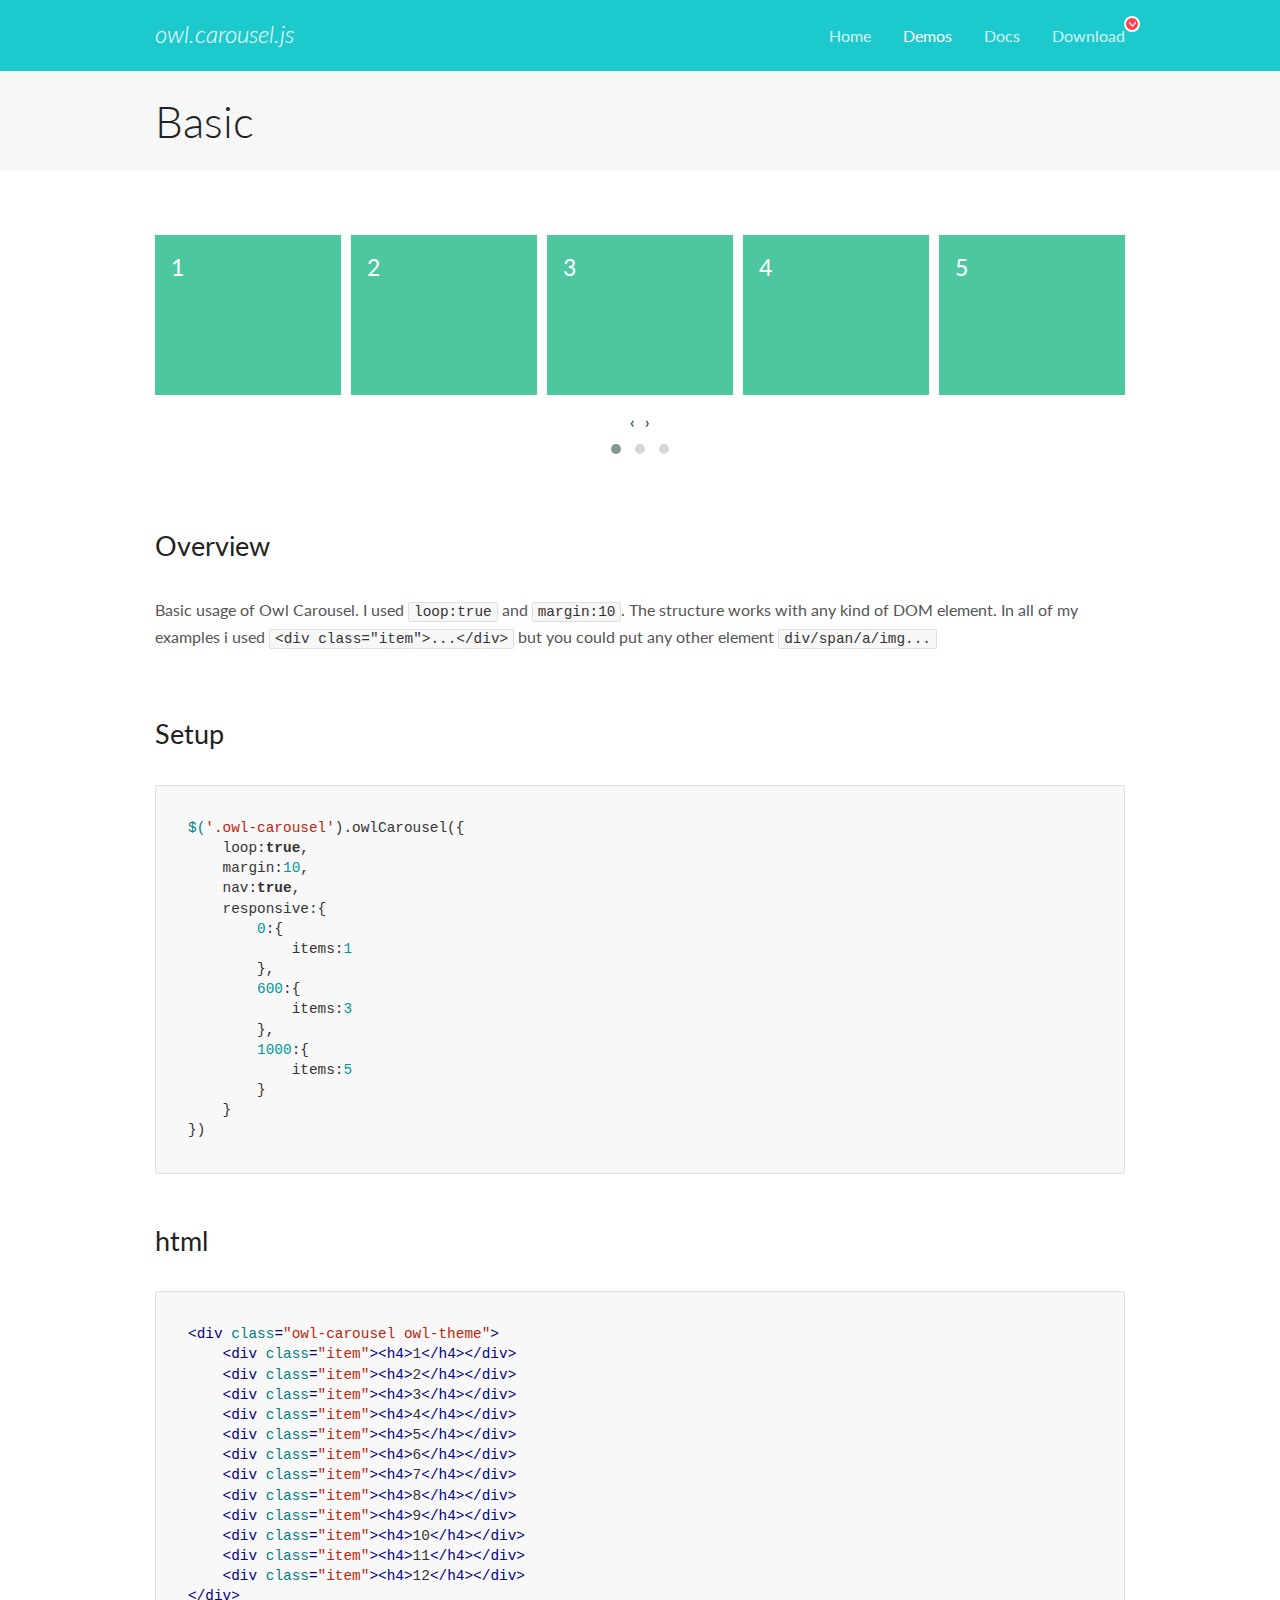
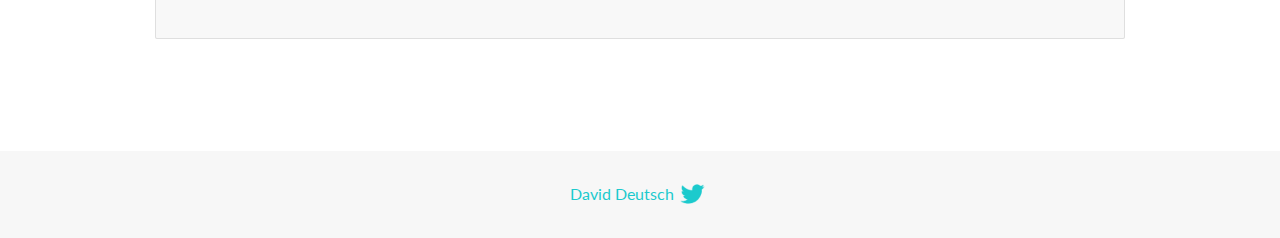
<file: libs/OwlCarousel2-2.3.4/docs/demos/basic.html>
<!DOCTYPE html>
<html lang="en">
  <head>

    <!-- head -->
    <meta charset="utf-8">
    <meta name="msapplication-tap-highlight" content="no" />
    <meta name="viewport" content="width=device-width, initial-scale=1.0" />
    <meta name="description" content="Basic usage demo">
    <meta name="author" content="David Deutsch">
    <title>
      Basic Demo | Owl Carousel | 2.3.4
    </title>

    <!-- Stylesheets -->
    <link href='https://fonts.googleapis.com/css?family=Lato:300,400,700,400italic,300italic' rel='stylesheet' type='text/css'>
    <link rel="stylesheet" href="../assets/css/docs.theme.min.css">

    <!-- Owl Stylesheets -->
    <link rel="stylesheet" href="../assets/owlcarousel/assets/owl.carousel.min.css">
    <link rel="stylesheet" href="../assets/owlcarousel/assets/owl.theme.default.min.css">

    <!-- HTML5 shim and Respond.js IE8 support of HTML5 elements and media queries -->

    <!--[if lt IE 9]>
      <script src="https://oss.maxcdn.com/libs/html5shiv/3.7.0/html5shiv.js"></script>
      <script src="https://oss.maxcdn.com/libs/respond.js/1.3.0/respond.min.js"></script>
    <![endif]-->

    <!-- Favicons -->
    <link rel="apple-touch-icon-precomposed" sizes="144x144" href="../assets/ico/apple-touch-icon-144-precomposed.png">
    <link rel="shortcut icon" href="../assets/ico/favicon.png">
    <link rel="shortcut icon" href="favicon.ico">

    <!-- Yeah i know js should not be in header. Its required for demos.-->

    <!-- javascript -->
    <script src="../assets/vendors/jquery.min.js"></script>
    <script src="../assets/owlcarousel/owl.carousel.js"></script>
  </head>
  <body>

    <!-- header -->
    <header class="header">
      <div class="row">
        <div class="large-12 columns">
          <div class="brand left">
            <h3>
              <a href="/OwlCarousel2/">owl.carousel.js</a> 
            </h3>
          </div>
          <a id="toggle-nav" class="right">
            <span></span> <span></span> <span></span> 
          </a> 
          <div class="nav-bar">
            <ul class="clearfix">
              <li> <a href="/OwlCarousel2/index.html">Home</a>  </li>
              <li class="active">
                <a href="/OwlCarousel2/demos/demos.html">Demos</a> 
              </li>
              <li> <a href="/OwlCarousel2/docs/started-welcome.html">Docs</a>  </li>
              <li>
                <a href="https://github.com/OwlCarousel2/OwlCarousel2/archive/2.3.4.zip">Download</a> 
                <span class="download"></span> 
              </li>
            </ul>
          </div>
        </div>
      </div>
    </header>

    <!-- title -->
    <section class="title">
      <div class="row">
        <div class="large-12 columns">
          <h1>Basic</h1>
        </div>
      </div>
    </section>

    <!--  Demos -->
    <section id="demos">
      <div class="row">
        <div class="large-12 columns">
          <div class="owl-carousel owl-theme">
            <div class="item">
              <h4>1</h4>
            </div>
            <div class="item">
              <h4>2</h4>
            </div>
            <div class="item">
              <h4>3</h4>
            </div>
            <div class="item">
              <h4>4</h4>
            </div>
            <div class="item">
              <h4>5</h4>
            </div>
            <div class="item">
              <h4>6</h4>
            </div>
            <div class="item">
              <h4>7</h4>
            </div>
            <div class="item">
              <h4>8</h4>
            </div>
            <div class="item">
              <h4>9</h4>
            </div>
            <div class="item">
              <h4>10</h4>
            </div>
            <div class="item">
              <h4>11</h4>
            </div>
            <div class="item">
              <h4>12</h4>
            </div>
          </div>
          <h3 id="overview">Overview</h3>
          <p>Basic usage of Owl Carousel. I used <code>loop:true</code> and <code>margin:10</code>. The structure works with any kind of DOM element. In all of my examples i used <code>&lt;div class=&quot;item&quot;&gt;...&lt;/div&gt;</code> but you could
            put any other element <code>div/span/a/img...</code></p>
          <h3 id="setup">Setup</h3>
          <pre><code>$(&#39;.owl-carousel&#39;).owlCarousel({
    loop:true,
    margin:10,
    nav:true,
    responsive:{
        0:{
            items:1
        },
        600:{
            items:3
        },
        1000:{
            items:5
        }
    }
})</code></pre>
          <h3 id="html">html</h3>
          <pre><code>&lt;div class=&quot;owl-carousel owl-theme&quot;&gt;
    &lt;div class=&quot;item&quot;&gt;&lt;h4&gt;1&lt;/h4&gt;&lt;/div&gt;
    &lt;div class=&quot;item&quot;&gt;&lt;h4&gt;2&lt;/h4&gt;&lt;/div&gt;
    &lt;div class=&quot;item&quot;&gt;&lt;h4&gt;3&lt;/h4&gt;&lt;/div&gt;
    &lt;div class=&quot;item&quot;&gt;&lt;h4&gt;4&lt;/h4&gt;&lt;/div&gt;
    &lt;div class=&quot;item&quot;&gt;&lt;h4&gt;5&lt;/h4&gt;&lt;/div&gt;
    &lt;div class=&quot;item&quot;&gt;&lt;h4&gt;6&lt;/h4&gt;&lt;/div&gt;
    &lt;div class=&quot;item&quot;&gt;&lt;h4&gt;7&lt;/h4&gt;&lt;/div&gt;
    &lt;div class=&quot;item&quot;&gt;&lt;h4&gt;8&lt;/h4&gt;&lt;/div&gt;
    &lt;div class=&quot;item&quot;&gt;&lt;h4&gt;9&lt;/h4&gt;&lt;/div&gt;
    &lt;div class=&quot;item&quot;&gt;&lt;h4&gt;10&lt;/h4&gt;&lt;/div&gt;
    &lt;div class=&quot;item&quot;&gt;&lt;h4&gt;11&lt;/h4&gt;&lt;/div&gt;
    &lt;div class=&quot;item&quot;&gt;&lt;h4&gt;12&lt;/h4&gt;&lt;/div&gt;
&lt;/div&gt;</code></pre>
          <script>
            $(document).ready(function() {
              var owl = $('.owl-carousel');
              owl.owlCarousel({
                margin: 10,
                nav: true,
                loop: true,
                responsive: {
                  0: {
                    items: 1
                  },
                  600: {
                    items: 3
                  },
                  1000: {
                    items: 5
                  }
                }
              })
            })
          </script>
        </div>
      </div>
    </section>

    <!-- footer -->
    <footer class="footer">
      <div class="row">
        <div class="large-12 columns">
          <h5>
            <a href="/OwlCarousel2/docs/support-contact.html">David Deutsch</a> 
            <a id="custom-tweet-button" href="https://twitter.com/share?url=https://github.com/OwlCarousel2/OwlCarousel2&text=Owl Carousel - This is so awesome! " target="_blank"></a> 
          </h5>
        </div>
      </div>
    </footer>

    <!-- vendors -->
    <script src="../assets/vendors/highlight.js"></script>
    <script src="../assets/js/app.js"></script>
  </body>
</html>
</file>
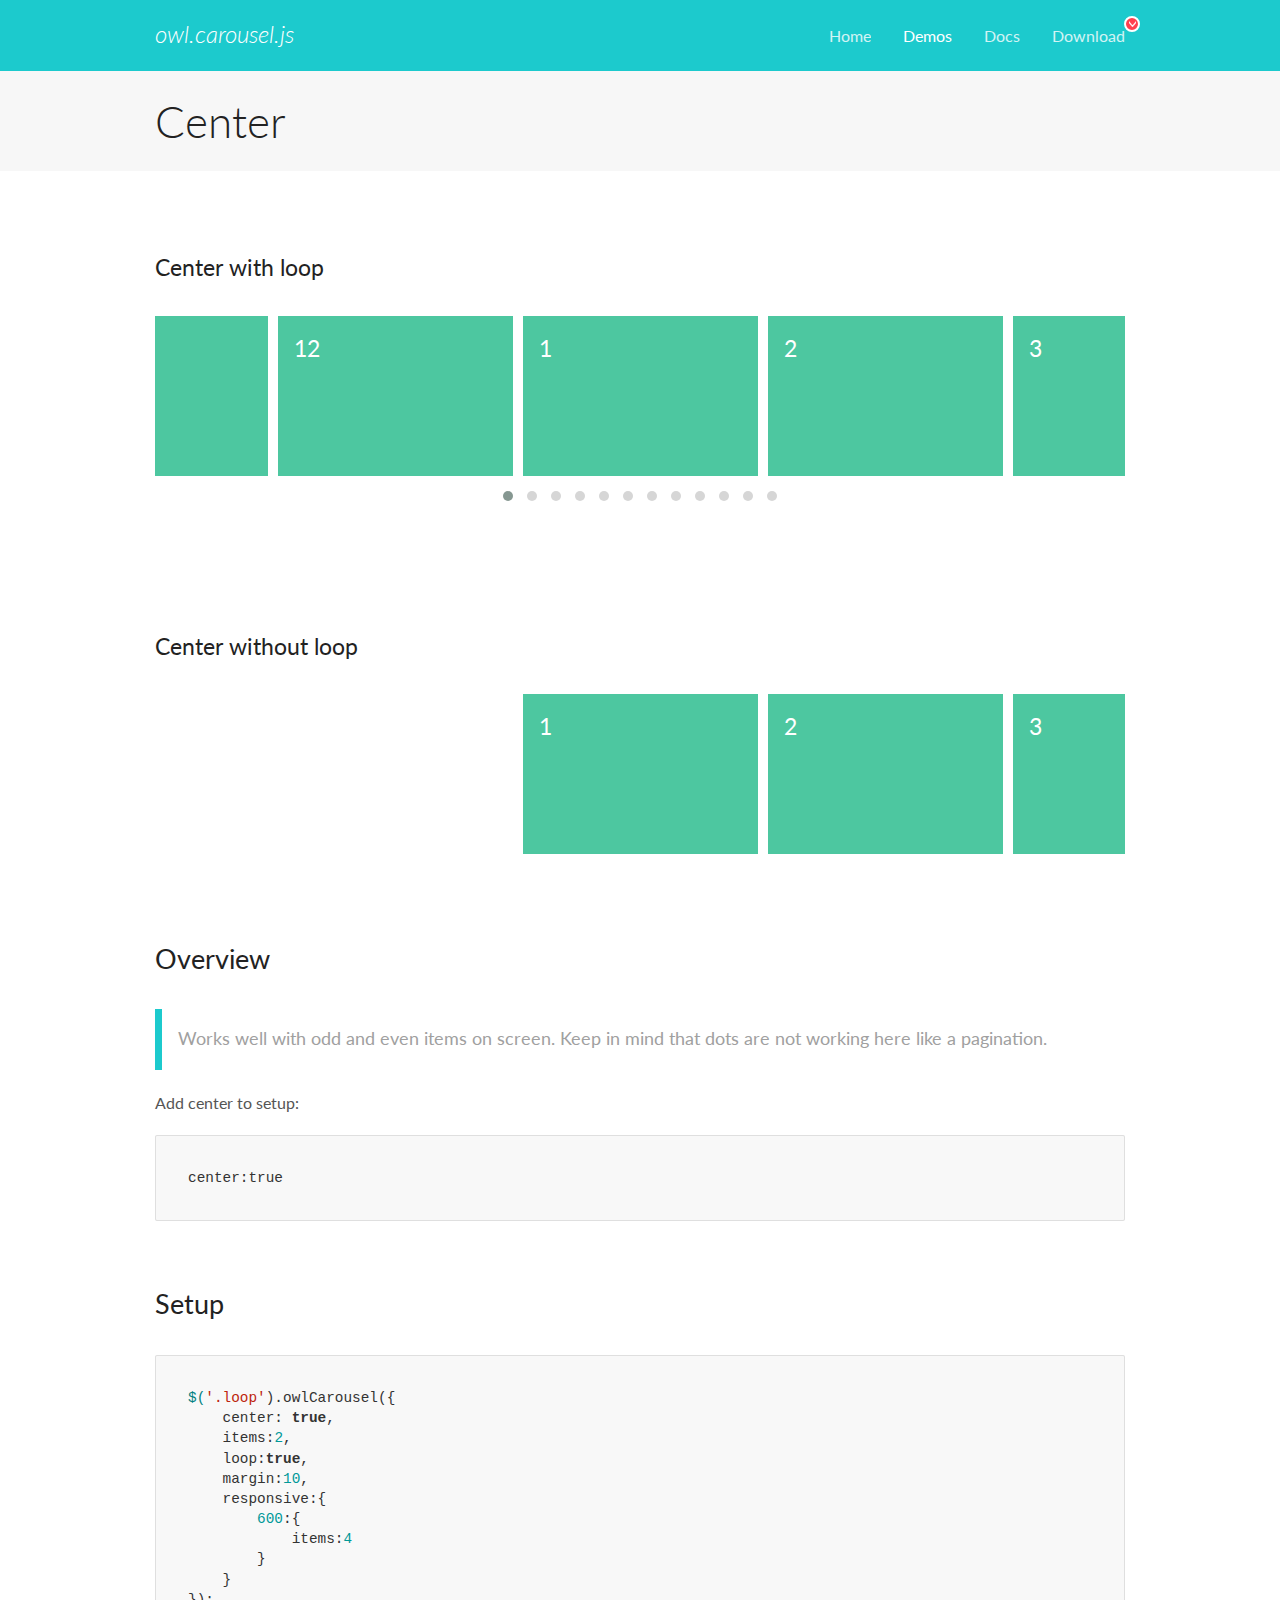
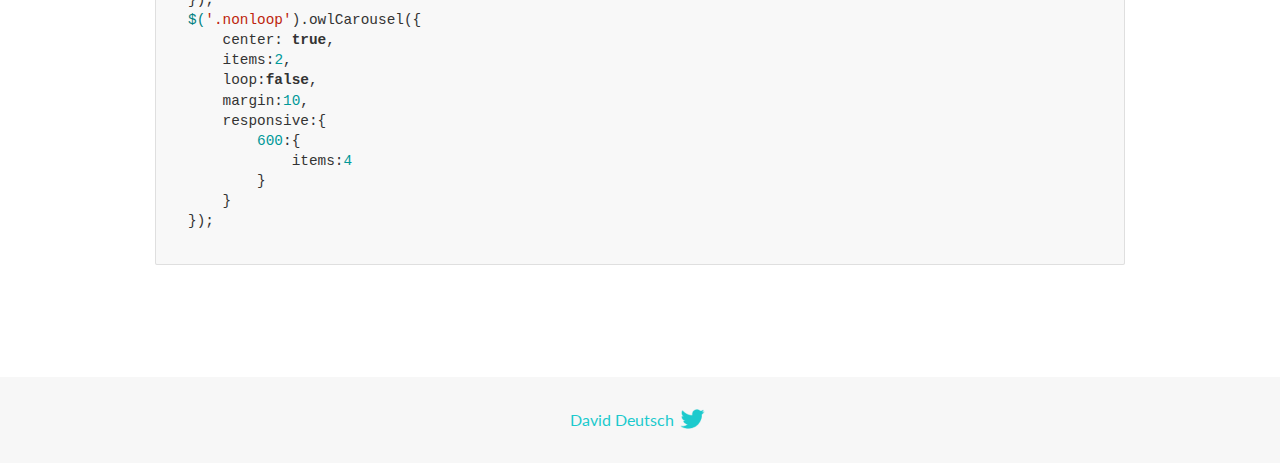
<file: libs/OwlCarousel2-2.3.4/docs/demos/center.html>
<!DOCTYPE html>
<html lang="en">
  <head>

    <!-- head -->
    <meta charset="utf-8">
    <meta name="msapplication-tap-highlight" content="no" />
    <meta name="viewport" content="width=device-width, initial-scale=1.0" />
    <meta name="description" content="Center carousel">
    <meta name="author" content="David Deutsch">
    <title>
      Center Demo | Owl Carousel | 2.3.4
    </title>

    <!-- Stylesheets -->
    <link href='https://fonts.googleapis.com/css?family=Lato:300,400,700,400italic,300italic' rel='stylesheet' type='text/css'>
    <link rel="stylesheet" href="../assets/css/docs.theme.min.css">

    <!-- Owl Stylesheets -->
    <link rel="stylesheet" href="../assets/owlcarousel/assets/owl.carousel.min.css">
    <link rel="stylesheet" href="../assets/owlcarousel/assets/owl.theme.default.min.css">

    <!-- HTML5 shim and Respond.js IE8 support of HTML5 elements and media queries -->

    <!--[if lt IE 9]>
      <script src="https://oss.maxcdn.com/libs/html5shiv/3.7.0/html5shiv.js"></script>
      <script src="https://oss.maxcdn.com/libs/respond.js/1.3.0/respond.min.js"></script>
    <![endif]-->

    <!-- Favicons -->
    <link rel="apple-touch-icon-precomposed" sizes="144x144" href="../assets/ico/apple-touch-icon-144-precomposed.png">
    <link rel="shortcut icon" href="../assets/ico/favicon.png">
    <link rel="shortcut icon" href="favicon.ico">

    <!-- Yeah i know js should not be in header. Its required for demos.-->

    <!-- javascript -->
    <script src="../assets/vendors/jquery.min.js"></script>
    <script src="../assets/owlcarousel/owl.carousel.js"></script>
  </head>
  <body>

    <!-- header -->
    <header class="header">
      <div class="row">
        <div class="large-12 columns">
          <div class="brand left">
            <h3>
              <a href="/OwlCarousel2/">owl.carousel.js</a> 
            </h3>
          </div>
          <a id="toggle-nav" class="right">
            <span></span> <span></span> <span></span> 
          </a> 
          <div class="nav-bar">
            <ul class="clearfix">
              <li> <a href="/OwlCarousel2/index.html">Home</a>  </li>
              <li class="active">
                <a href="/OwlCarousel2/demos/demos.html">Demos</a> 
              </li>
              <li> <a href="/OwlCarousel2/docs/started-welcome.html">Docs</a>  </li>
              <li>
                <a href="https://github.com/OwlCarousel2/OwlCarousel2/archive/2.3.4.zip">Download</a> 
                <span class="download"></span> 
              </li>
            </ul>
          </div>
        </div>
      </div>
    </header>

    <!-- title -->
    <section class="title">
      <div class="row">
        <div class="large-12 columns">
          <h1>Center</h1>
        </div>
      </div>
    </section>

    <!--  Demos -->
    <section id="demos">
      <div class="row">
        <div class="large-12 columns">
          <h4 id="center-with-loop">Center with loop</h4>
          <div class="loop owl-carousel owl-theme">
            <div class="item">
              <h4>1</h4>
            </div>
            <div class="item">
              <h4>2</h4>
            </div>
            <div class="item">
              <h4>3</h4>
            </div>
            <div class="item">
              <h4>4</h4>
            </div>
            <div class="item">
              <h4>5</h4>
            </div>
            <div class="item">
              <h4>6</h4>
            </div>
            <div class="item">
              <h4>7</h4>
            </div>
            <div class="item">
              <h4>8</h4>
            </div>
            <div class="item">
              <h4>9</h4>
            </div>
            <div class="item">
              <h4>10</h4>
            </div>
            <div class="item">
              <h4>11</h4>
            </div>
            <div class="item">
              <h4>12</h4>
            </div>
          </div>
          <br>
          <h4 id="center-without-loop">Center without loop</h4>
          <div class="nonloop owl-carousel">
            <div class="item">
              <h4>1</h4>
            </div>
            <div class="item">
              <h4>2</h4>
            </div>
            <div class="item">
              <h4>3</h4>
            </div>
            <div class="item">
              <h4>4</h4>
            </div>
            <div class="item">
              <h4>5</h4>
            </div>
            <div class="item">
              <h4>6</h4>
            </div>
            <div class="item">
              <h4>7</h4>
            </div>
            <div class="item">
              <h4>8</h4>
            </div>
            <div class="item">
              <h4>9</h4>
            </div>
            <div class="item">
              <h4>10</h4>
            </div>
            <div class="item">
              <h4>11</h4>
            </div>
            <div class="item">
              <h4>12</h4>
            </div>
          </div>
          <h3 id="overview">Overview</h3>
          <blockquote>
            <p>Works well with odd and even items on screen. Keep in mind that dots are not working here like a pagination.</p>
          </blockquote>
          <p>Add center to setup:</p>
          <pre><code>center:true</code></pre>
          <h3 id="setup">Setup</h3>
          <pre><code>$(&#39;.loop&#39;).owlCarousel({
    center: true,
    items:2,
    loop:true,
    margin:10,
    responsive:{
        600:{
            items:4
        }
    }
});
$(&#39;.nonloop&#39;).owlCarousel({
    center: true,
    items:2,
    loop:false,
    margin:10,
    responsive:{
        600:{
            items:4
        }
    }
});</code></pre>
          <script>
            jQuery(document).ready(function($) {
              $('.loop').owlCarousel({
                center: true,
                items: 2,
                loop: true,
                margin: 10,
                responsive: {
                  600: {
                    items: 4
                  }
                }
              });
              $('.nonloop').owlCarousel({
                center: true,
                items: 2,
                loop: false,
                margin: 10,
                responsive: {
                  600: {
                    items: 4
                  }
                }
              });
            });
          </script>
        </div>
      </div>
    </section>

    <!-- footer -->
    <footer class="footer">
      <div class="row">
        <div class="large-12 columns">
          <h5>
            <a href="/OwlCarousel2/docs/support-contact.html">David Deutsch</a> 
            <a id="custom-tweet-button" href="https://twitter.com/share?url=https://github.com/OwlCarousel2/OwlCarousel2&text=Owl Carousel - This is so awesome! " target="_blank"></a> 
          </h5>
        </div>
      </div>
    </footer>

    <!-- vendors -->
    <script src="../assets/vendors/highlight.js"></script>
    <script src="../assets/js/app.js"></script>
  </body>
</html>
</file>
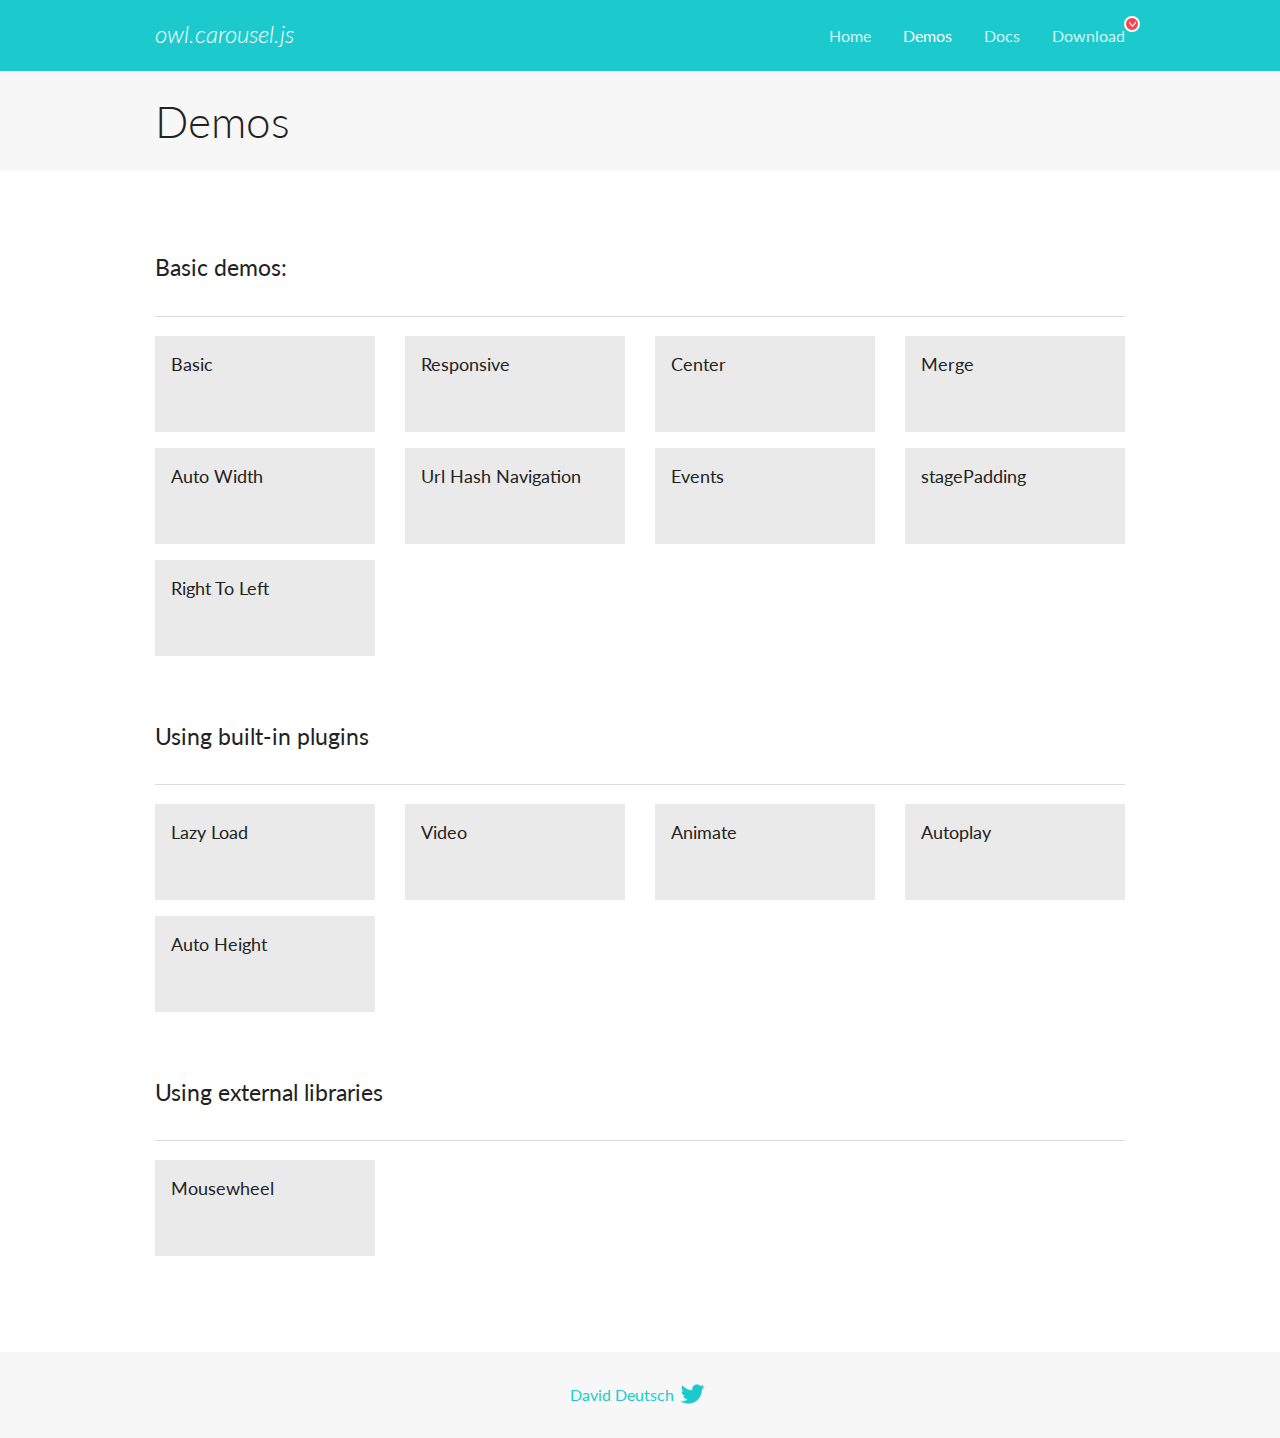
<file: libs/OwlCarousel2-2.3.4/docs/demos/demos.html>
<!DOCTYPE html>
<html lang="en">
  <head>

    <!-- head -->
    <meta charset="utf-8">
    <meta name="msapplication-tap-highlight" content="no" />
    <meta name="viewport" content="width=device-width, initial-scale=1.0" />
    <meta name="description" content="A list of Owl Carousel examples.">
    <meta name="author" content="David Deutsch">
    <title>
      Demos | Owl Carousel | 2.3.4
    </title>

    <!-- Stylesheets -->
    <link href='https://fonts.googleapis.com/css?family=Lato:300,400,700,400italic,300italic' rel='stylesheet' type='text/css'>
    <link rel="stylesheet" href="../assets/css/docs.theme.min.css">

    <!-- Owl Stylesheets -->
    <link rel="stylesheet" href="../assets/owlcarousel/assets/owl.carousel.min.css">
    <link rel="stylesheet" href="../assets/owlcarousel/assets/owl.theme.default.min.css">

    <!-- HTML5 shim and Respond.js IE8 support of HTML5 elements and media queries -->

    <!--[if lt IE 9]>
      <script src="https://oss.maxcdn.com/libs/html5shiv/3.7.0/html5shiv.js"></script>
      <script src="https://oss.maxcdn.com/libs/respond.js/1.3.0/respond.min.js"></script>
    <![endif]-->

    <!-- Favicons -->
    <link rel="apple-touch-icon-precomposed" sizes="144x144" href="../assets/ico/apple-touch-icon-144-precomposed.png">
    <link rel="shortcut icon" href="../assets/ico/favicon.png">
    <link rel="shortcut icon" href="favicon.ico">

    <!-- Yeah i know js should not be in header. Its required for demos.-->

    <!-- javascript -->
    <script src="../assets/vendors/jquery.min.js"></script>
    <script src="../assets/owlcarousel/owl.carousel.js"></script>
  </head>
  <body>

    <!-- header -->
    <header class="header">
      <div class="row">
        <div class="large-12 columns">
          <div class="brand left">
            <h3>
              <a href="/OwlCarousel2/">owl.carousel.js</a> 
            </h3>
          </div>
          <a id="toggle-nav" class="right">
            <span></span> <span></span> <span></span> 
          </a> 
          <div class="nav-bar">
            <ul class="clearfix">
              <li> <a href="/OwlCarousel2/index.html">Home</a>  </li>
              <li class="active">
                <a href="/OwlCarousel2/demos/demos.html">Demos</a> 
              </li>
              <li> <a href="/OwlCarousel2/docs/started-welcome.html">Docs</a>  </li>
              <li>
                <a href="https://github.com/OwlCarousel2/OwlCarousel2/archive/2.3.4.zip">Download</a> 
                <span class="download"></span> 
              </li>
            </ul>
          </div>
        </div>
      </div>
    </header>

    <!-- title -->
    <section class="title">
      <div class="row">
        <div class="large-12 columns">
          <h1>Demos</h1>
        </div>
      </div>
    </section>

    <!--  Demos -->
    <section id="demos">
      <div class="row">
        <div class="large-12 columns">
          <h4 id="basic-demos-">Basic demos:</h4>
          <hr>
          <div class="demo-list">
            <div class="row">
              <div class="small-6 medium-4 large-3 columns">
                <a href="basic.html" class="demo-block">
                  <h5>Basic </h5>
                </a> 
              </div>
              <div class="small-6 medium-4 large-3 columns">
                <a href="responsive.html" class="demo-block">
                  <h5>Responsive </h5>
                </a> 
              </div>
              <div class="small-6 medium-4 large-3 columns">
                <a href="center.html" class="demo-block">
                  <h5>Center </h5>
                </a> 
              </div>
              <div class="small-6 medium-4 large-3 columns">
                <a href="merge.html" class="demo-block">
                  <h5>Merge </h5>
                </a> 
              </div>
              <div class="small-6 medium-4 large-3 columns">
                <a href="autowidth.html" class="demo-block">
                  <h5>Auto Width </h5>
                </a> 
              </div>
              <div class="small-6 medium-4 large-3 columns">
                <a href="urlhashnav.html" class="demo-block">
                  <h5>Url Hash Navigation </h5>
                </a> 
              </div>
              <div class="small-6 medium-4 large-3 columns">
                <a href="events.html" class="demo-block">
                  <h5>Events </h5>
                </a> 
              </div>
              <div class="small-6 medium-4 large-3 columns">
                <a href="stagepadding.html" class="demo-block">
                  <h5>stagePadding </h5>
                </a> 
              </div>
              <div class="small-6 medium-4 large-3 columns">
                <a href="rtl.html" class="demo-block">
                  <h5>Right To Left </h5>
                </a> 
              </div>
            </div>
          </div>
          <h4 id="using-built-in-plugins">Using built-in plugins</h4>
          <hr>
          <div class="demo-list">
            <div class="row">
              <div class="small-6 medium-4 large-3 columns">
                <a href="lazyLoad.html" class="demo-block">
                  <h5>Lazy Load </h5>
                </a> 
              </div>
              <div class="small-6 medium-4 large-3 columns">
                <a href="video.html" class="demo-block">
                  <h5>Video </h5>
                </a> 
              </div>
              <div class="small-6 medium-4 large-3 columns">
                <a href="animate.html" class="demo-block">
                  <h5>Animate </h5>
                </a> 
              </div>
              <div class="small-6 medium-4 large-3 columns">
                <a href="autoplay.html" class="demo-block">
                  <h5>Autoplay </h5>
                </a> 
              </div>
              <div class="small-6 medium-4 large-3 columns">
                <a href="autoheight.html" class="demo-block">
                  <h5>Auto Height </h5>
                </a> 
              </div>
            </div>
          </div>
          <h4 id="using-external-libraries">Using external libraries</h4>
          <hr>
          <div class="demo-list">
            <div class="row">
              <div class="small-6 medium-4 large-3 columns">
                <a href="mousewheel.html" class="demo-block">
                  <h5>Mousewheel </h5>
                </a> 
              </div>
            </div>
          </div>
        </div>
      </div>
    </section>

    <!-- footer -->
    <footer class="footer">
      <div class="row">
        <div class="large-12 columns">
          <h5>
            <a href="/OwlCarousel2/docs/support-contact.html">David Deutsch</a> 
            <a id="custom-tweet-button" href="https://twitter.com/share?url=https://github.com/OwlCarousel2/OwlCarousel2&text=Owl Carousel - This is so awesome! " target="_blank"></a> 
          </h5>
        </div>
      </div>
    </footer>

    <!-- vendors -->
    <script src="../assets/vendors/highlight.js"></script>
    <script src="../assets/js/app.js"></script>
  </body>
</html>
</file>
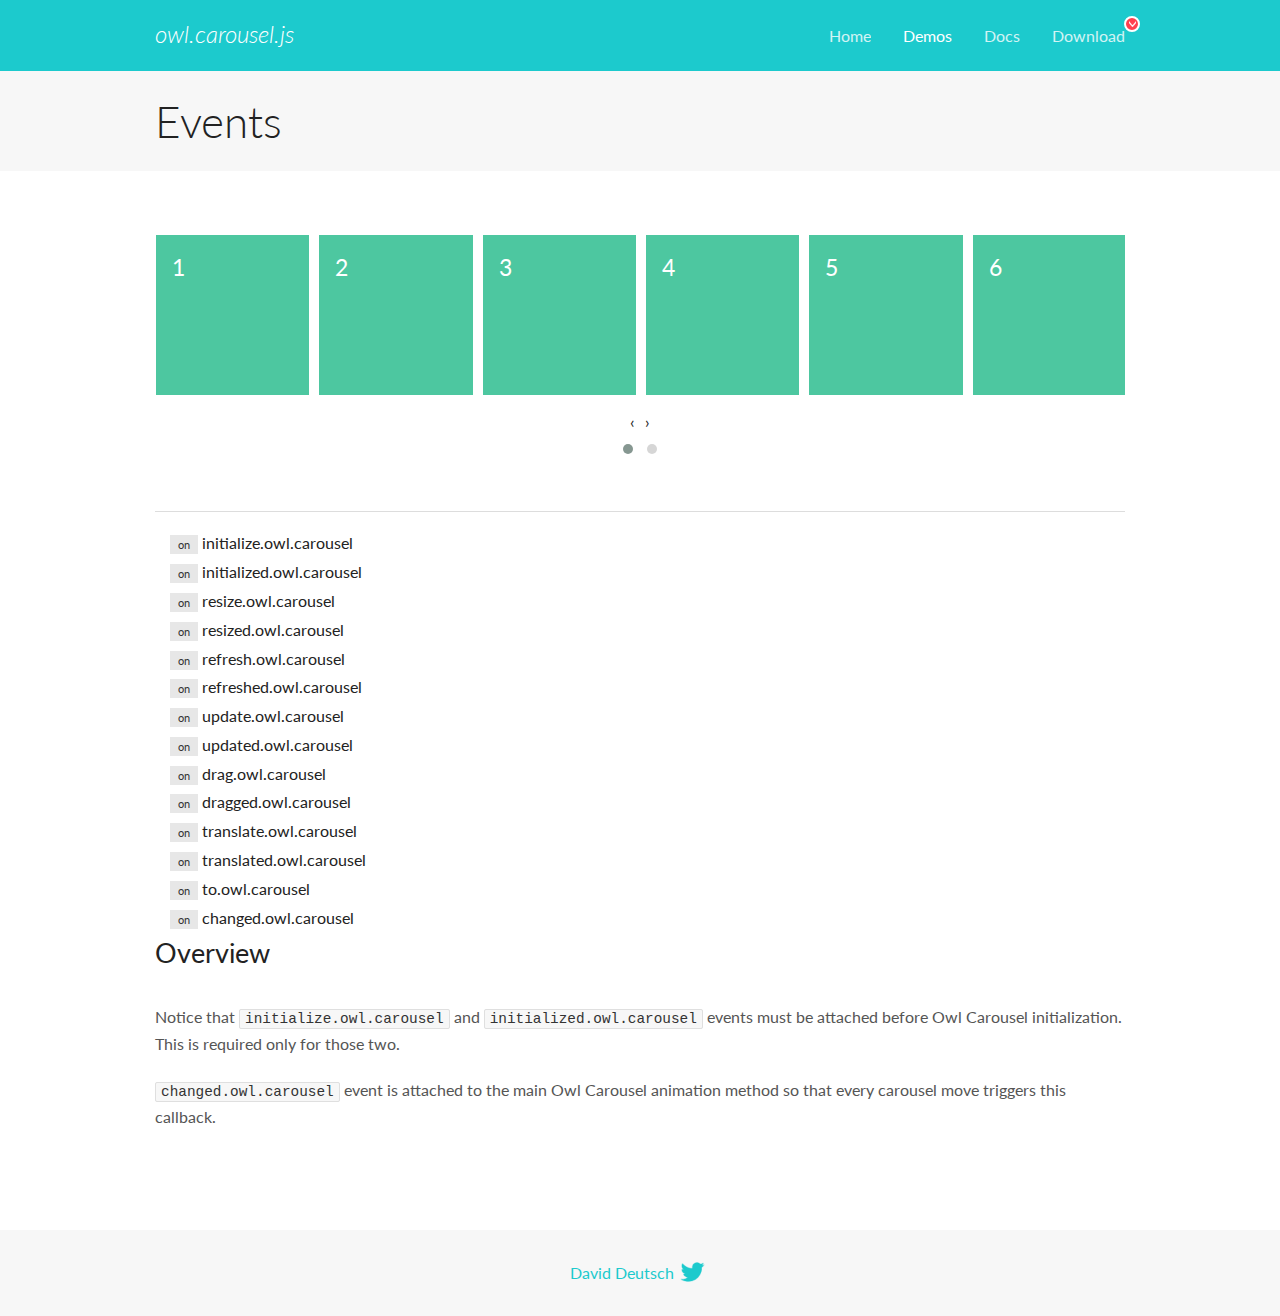
<file: libs/OwlCarousel2-2.3.4/docs/demos/events.html>
<!DOCTYPE html>
<html lang="en">
  <head>

    <!-- head -->
    <meta charset="utf-8">
    <meta name="msapplication-tap-highlight" content="no" />
    <meta name="viewport" content="width=device-width, initial-scale=1.0" />
    <meta name="description" content="Events usage demo">
    <meta name="author" content="David Deutsch">
    <title>
      Events Demo | Owl Carousel | 2.3.4
    </title>

    <!-- Stylesheets -->
    <link href='https://fonts.googleapis.com/css?family=Lato:300,400,700,400italic,300italic' rel='stylesheet' type='text/css'>
    <link rel="stylesheet" href="../assets/css/docs.theme.min.css">

    <!-- Owl Stylesheets -->
    <link rel="stylesheet" href="../assets/owlcarousel/assets/owl.carousel.min.css">
    <link rel="stylesheet" href="../assets/owlcarousel/assets/owl.theme.default.min.css">

    <!-- HTML5 shim and Respond.js IE8 support of HTML5 elements and media queries -->

    <!--[if lt IE 9]>
      <script src="https://oss.maxcdn.com/libs/html5shiv/3.7.0/html5shiv.js"></script>
      <script src="https://oss.maxcdn.com/libs/respond.js/1.3.0/respond.min.js"></script>
    <![endif]-->

    <!-- Favicons -->
    <link rel="apple-touch-icon-precomposed" sizes="144x144" href="../assets/ico/apple-touch-icon-144-precomposed.png">
    <link rel="shortcut icon" href="../assets/ico/favicon.png">
    <link rel="shortcut icon" href="favicon.ico">

    <!-- Yeah i know js should not be in header. Its required for demos.-->

    <!-- javascript -->
    <script src="../assets/vendors/jquery.min.js"></script>
    <script src="../assets/owlcarousel/owl.carousel.js"></script>
  </head>
  <body>

    <!-- header -->
    <header class="header">
      <div class="row">
        <div class="large-12 columns">
          <div class="brand left">
            <h3>
              <a href="/OwlCarousel2/">owl.carousel.js</a> 
            </h3>
          </div>
          <a id="toggle-nav" class="right">
            <span></span> <span></span> <span></span> 
          </a> 
          <div class="nav-bar">
            <ul class="clearfix">
              <li> <a href="/OwlCarousel2/index.html">Home</a>  </li>
              <li class="active">
                <a href="/OwlCarousel2/demos/demos.html">Demos</a> 
              </li>
              <li> <a href="/OwlCarousel2/docs/started-welcome.html">Docs</a>  </li>
              <li>
                <a href="https://github.com/OwlCarousel2/OwlCarousel2/archive/2.3.4.zip">Download</a> 
                <span class="download"></span> 
              </li>
            </ul>
          </div>
        </div>
      </div>
    </header>

    <!-- title -->
    <section class="title">
      <div class="row">
        <div class="large-12 columns">
          <h1>Events</h1>
        </div>
      </div>
    </section>

    <!--  Demos -->
    <section id="demos">
      <div class="row">
        <div class="large-12 columns">
          <div class="owl-carousel owl-theme">
            <div class="item">
              <h4>1</h4>
            </div>
            <div class="item">
              <h4>2</h4>
            </div>
            <div class="item">
              <h4>3</h4>
            </div>
            <div class="item">
              <h4>4</h4>
            </div>
            <div class="item">
              <h4>5</h4>
            </div>
            <div class="item">
              <h4>6</h4>
            </div>
            <div class="item">
              <h4>7</h4>
            </div>
            <div class="item">
              <h4>8</h4>
            </div>
            <div class="item">
              <h4>9</h4>
            </div>
            <div class="item">
              <h4>10</h4>
            </div>
            <div class="item">
              <h4>11</h4>
            </div>
            <div class="item">
              <h4>12</h4>
            </div>
          </div>
          <hr>
          <div class="large-12 columns callbacks">
            <div><span class="label secondary initialize">on</span>  initialize.owl.carousel </div>
            <div><span class="label secondary initialized">on</span>  initialized.owl.carousel </div>
            <div><span class="label secondary resize">on</span>  resize.owl.carousel </div>
            <div><span class="label secondary resized">on</span>  resized.owl.carousel </div>
            <div><span class="label secondary refresh">on</span>  refresh.owl.carousel </div>
            <div><span class="label secondary refreshed">on</span>  refreshed.owl.carousel </div>
            <div><span class="label secondary update">on</span>  update.owl.carousel </div>
            <div><span class="label secondary updated">on</span>  updated.owl.carousel </div>
            <div><span class="label secondary drag">on</span>  drag.owl.carousel </div>
            <div><span class="label secondary dragged">on</span>  dragged.owl.carousel </div>
            <div><span class="label secondary translate">on</span>  translate.owl.carousel </div>
            <div><span class="label secondary translated">on</span>  translated.owl.carousel </div>
            <div><span class="label secondary to">on</span>  to.owl.carousel </div>
            <div><span class="label secondary changed">on</span>  changed.owl.carousel </div>
          </div>
          <h3 id="overview">Overview</h3>
          <p>Notice that <code>initialize.owl.carousel</code> and <code>initialized.owl.carousel</code> events must be attached before Owl Carousel initialization. This is required only for those two.</p>
          <p><code>changed.owl.carousel</code> event is attached to the main Owl Carousel animation method so that every carousel move triggers this callback.</p>
          <script>
            jQuery(document).ready(function($) {
              var owl = $('.owl-carousel');
              owl.on('initialize.owl.carousel initialized.owl.carousel ' +
                'initialize.owl.carousel initialize.owl.carousel ' +
                'resize.owl.carousel resized.owl.carousel ' +
                'refresh.owl.carousel refreshed.owl.carousel ' +
                'update.owl.carousel updated.owl.carousel ' +
                'drag.owl.carousel dragged.owl.carousel ' +
                'translate.owl.carousel translated.owl.carousel ' +
                'to.owl.carousel changed.owl.carousel',
                function(e) {
                  $('.' + e.type)
                    .removeClass('secondary')
                    .addClass('success');
                  window.setTimeout(function() {
                    $('.' + e.type)
                      .removeClass('success')
                      .addClass('secondary');
                  }, 500);
                });
              owl.owlCarousel({
                loop: true,
                nav: true,
                lazyLoad: true,
                margin: 10,
                video: true,
                responsive: {
                  0: {
                    items: 1
                  },
                  600: {
                    items: 3
                  },
                  960: {
                    items: 5,
                  },
                  1200: {
                    items: 6
                  }
                }
              });
            });
          </script>
        </div>
      </div>
    </section>

    <!-- footer -->
    <footer class="footer">
      <div class="row">
        <div class="large-12 columns">
          <h5>
            <a href="/OwlCarousel2/docs/support-contact.html">David Deutsch</a> 
            <a id="custom-tweet-button" href="https://twitter.com/share?url=https://github.com/OwlCarousel2/OwlCarousel2&text=Owl Carousel - This is so awesome! " target="_blank"></a> 
          </h5>
        </div>
      </div>
    </footer>

    <!-- vendors -->
    <script src="../assets/vendors/highlight.js"></script>
    <script src="../assets/js/app.js"></script>
  </body>
</html>
</file>
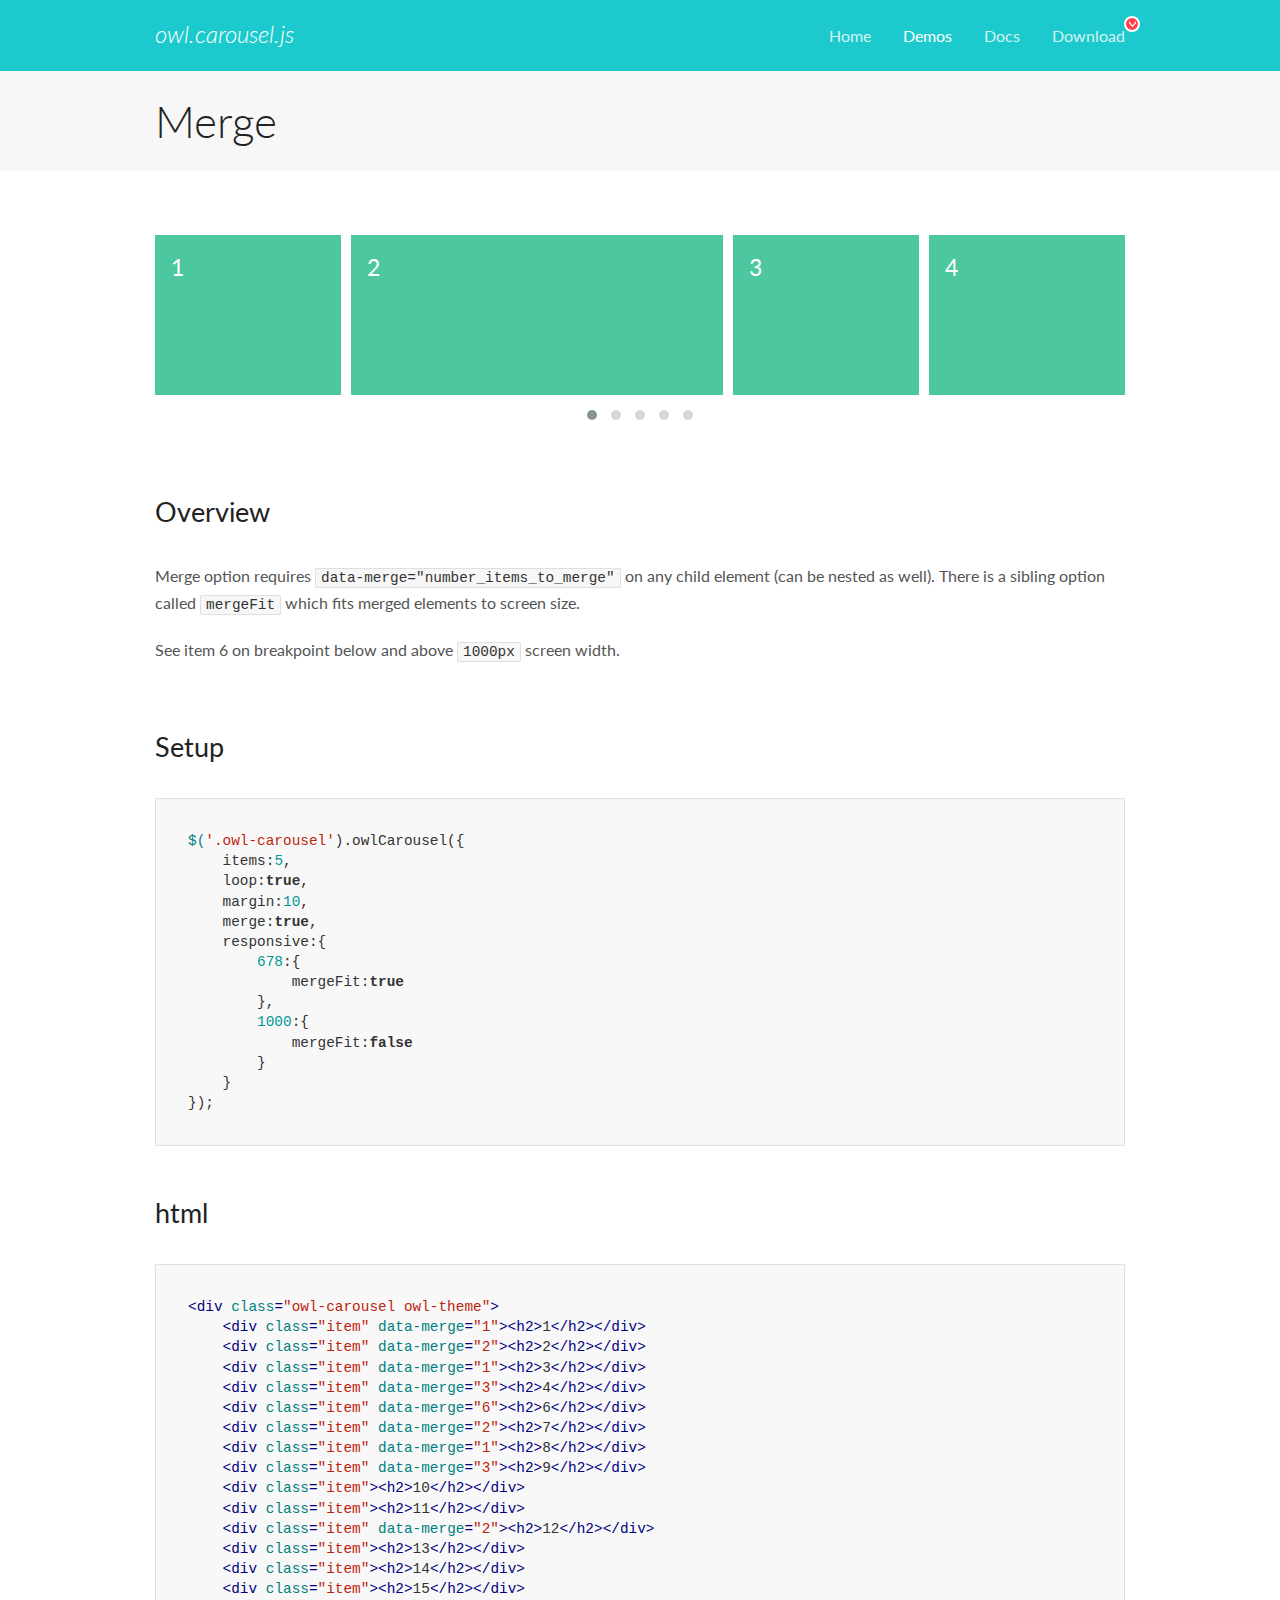
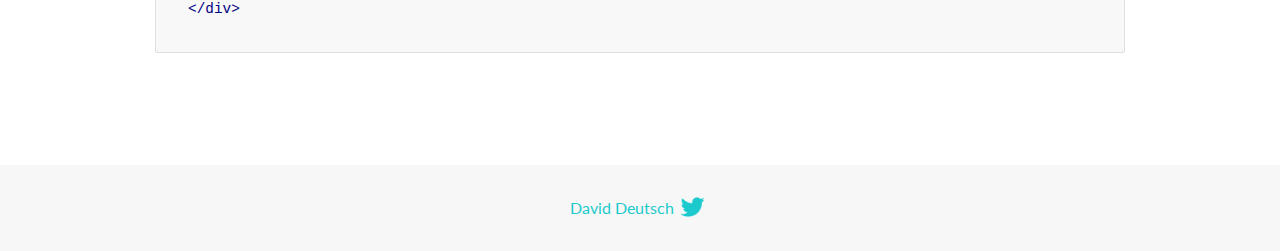
<file: libs/OwlCarousel2-2.3.4/docs/demos/merge.html>
<!DOCTYPE html>
<html lang="en">
  <head>

    <!-- head -->
    <meta charset="utf-8">
    <meta name="msapplication-tap-highlight" content="no" />
    <meta name="viewport" content="width=device-width, initial-scale=1.0" />
    <meta name="description" content="Merge Items">
    <meta name="author" content="David Deutsch">
    <title>
      Merge Demo | Owl Carousel | 2.3.4
    </title>

    <!-- Stylesheets -->
    <link href='https://fonts.googleapis.com/css?family=Lato:300,400,700,400italic,300italic' rel='stylesheet' type='text/css'>
    <link rel="stylesheet" href="../assets/css/docs.theme.min.css">

    <!-- Owl Stylesheets -->
    <link rel="stylesheet" href="../assets/owlcarousel/assets/owl.carousel.min.css">
    <link rel="stylesheet" href="../assets/owlcarousel/assets/owl.theme.default.min.css">

    <!-- HTML5 shim and Respond.js IE8 support of HTML5 elements and media queries -->

    <!--[if lt IE 9]>
      <script src="https://oss.maxcdn.com/libs/html5shiv/3.7.0/html5shiv.js"></script>
      <script src="https://oss.maxcdn.com/libs/respond.js/1.3.0/respond.min.js"></script>
    <![endif]-->

    <!-- Favicons -->
    <link rel="apple-touch-icon-precomposed" sizes="144x144" href="../assets/ico/apple-touch-icon-144-precomposed.png">
    <link rel="shortcut icon" href="../assets/ico/favicon.png">
    <link rel="shortcut icon" href="favicon.ico">

    <!-- Yeah i know js should not be in header. Its required for demos.-->

    <!-- javascript -->
    <script src="../assets/vendors/jquery.min.js"></script>
    <script src="../assets/owlcarousel/owl.carousel.js"></script>
  </head>
  <body>

    <!-- header -->
    <header class="header">
      <div class="row">
        <div class="large-12 columns">
          <div class="brand left">
            <h3>
              <a href="/OwlCarousel2/">owl.carousel.js</a> 
            </h3>
          </div>
          <a id="toggle-nav" class="right">
            <span></span> <span></span> <span></span> 
          </a> 
          <div class="nav-bar">
            <ul class="clearfix">
              <li> <a href="/OwlCarousel2/index.html">Home</a>  </li>
              <li class="active">
                <a href="/OwlCarousel2/demos/demos.html">Demos</a> 
              </li>
              <li> <a href="/OwlCarousel2/docs/started-welcome.html">Docs</a>  </li>
              <li>
                <a href="https://github.com/OwlCarousel2/OwlCarousel2/archive/2.3.4.zip">Download</a> 
                <span class="download"></span> 
              </li>
            </ul>
          </div>
        </div>
      </div>
    </header>

    <!-- title -->
    <section class="title">
      <div class="row">
        <div class="large-12 columns">
          <h1>Merge</h1>
        </div>
      </div>
    </section>

    <!--  Demos -->
    <section id="demos">
      <div class="row">
        <div class="large-12 columns">
          <div class="owl-carousel owl-theme">
            <div class="item" data-merge="1">
              <h4>1</h4>
            </div>
            <div class="item" data-merge="2">
              <h4>2</h4>
            </div>
            <div class="item" data-merge="1">
              <h4>3</h4>
            </div>
            <div class="item" data-merge="3">
              <h4>4</h4>
            </div>
            <div class="item" data-merge="6">
              <h4>6</h4>
            </div>
            <div class="item" data-merge="2">
              <h4>7</h4>
            </div>
            <div class="item" data-merge="1">
              <h4>8</h4>
            </div>
            <div class="item" data-merge="3">
              <h4>9</h4>
            </div>
            <div class="item">
              <h4>10</h4>
            </div>
            <div class="item">
              <h4>11</h4>
            </div>
            <div class="item" data-merge="2">
              <h4>12</h4>
            </div>
            <div class="item">
              <h4>13</h4>
            </div>
            <div class="item">
              <h4>14</h4>
            </div>
            <div class="item">
              <h4>15</h4>
            </div>
          </div>
          <h3 id="overview">Overview</h3>
          <p>Merge option requires <code>data-merge=&quot;number_items_to_merge&quot;</code> on any child element (can be nested as well). There is a sibling option called <code>mergeFit</code> which fits merged elements to screen size. </p>
          <p>See item 6 on breakpoint below and above <code>1000px</code> screen width.</p>
          <h3 id="setup">Setup</h3>
          <pre><code>$(&#39;.owl-carousel&#39;).owlCarousel({
    items:5,
    loop:true,
    margin:10,
    merge:true,
    responsive:{
        678:{
            mergeFit:true
        },
        1000:{
            mergeFit:false
        }
    }
});</code></pre>
          <h3 id="html">html</h3>
          <pre><code>&lt;div class=&quot;owl-carousel owl-theme&quot;&gt;
    &lt;div class=&quot;item&quot; data-merge=&quot;1&quot;&gt;&lt;h2&gt;1&lt;/h2&gt;&lt;/div&gt;
    &lt;div class=&quot;item&quot; data-merge=&quot;2&quot;&gt;&lt;h2&gt;2&lt;/h2&gt;&lt;/div&gt;
    &lt;div class=&quot;item&quot; data-merge=&quot;1&quot;&gt;&lt;h2&gt;3&lt;/h2&gt;&lt;/div&gt;
    &lt;div class=&quot;item&quot; data-merge=&quot;3&quot;&gt;&lt;h2&gt;4&lt;/h2&gt;&lt;/div&gt;
    &lt;div class=&quot;item&quot; data-merge=&quot;6&quot;&gt;&lt;h2&gt;6&lt;/h2&gt;&lt;/div&gt;
    &lt;div class=&quot;item&quot; data-merge=&quot;2&quot;&gt;&lt;h2&gt;7&lt;/h2&gt;&lt;/div&gt;
    &lt;div class=&quot;item&quot; data-merge=&quot;1&quot;&gt;&lt;h2&gt;8&lt;/h2&gt;&lt;/div&gt;
    &lt;div class=&quot;item&quot; data-merge=&quot;3&quot;&gt;&lt;h2&gt;9&lt;/h2&gt;&lt;/div&gt;
    &lt;div class=&quot;item&quot;&gt;&lt;h2&gt;10&lt;/h2&gt;&lt;/div&gt;
    &lt;div class=&quot;item&quot;&gt;&lt;h2&gt;11&lt;/h2&gt;&lt;/div&gt;
    &lt;div class=&quot;item&quot; data-merge=&quot;2&quot;&gt;&lt;h2&gt;12&lt;/h2&gt;&lt;/div&gt;
    &lt;div class=&quot;item&quot;&gt;&lt;h2&gt;13&lt;/h2&gt;&lt;/div&gt;
    &lt;div class=&quot;item&quot;&gt;&lt;h2&gt;14&lt;/h2&gt;&lt;/div&gt;
    &lt;div class=&quot;item&quot;&gt;&lt;h2&gt;15&lt;/h2&gt;&lt;/div&gt;
&lt;/div&gt;</code></pre>
          <script>
            $(document).ready(function() {
              $('.owl-carousel').owlCarousel({
                items: 5,
                loop: true,
                margin: 10,
                merge: true,
                responsive: {
                  678: {
                    mergeFit: true
                  },
                  1000: {
                    mergeFit: false
                  }
                }
              });
            })
          </script>
        </div>
      </div>
    </section>

    <!-- footer -->
    <footer class="footer">
      <div class="row">
        <div class="large-12 columns">
          <h5>
            <a href="/OwlCarousel2/docs/support-contact.html">David Deutsch</a> 
            <a id="custom-tweet-button" href="https://twitter.com/share?url=https://github.com/OwlCarousel2/OwlCarousel2&text=Owl Carousel - This is so awesome! " target="_blank"></a> 
          </h5>
        </div>
      </div>
    </footer>

    <!-- vendors -->
    <script src="../assets/vendors/highlight.js"></script>
    <script src="../assets/js/app.js"></script>
  </body>
</html>
</file>
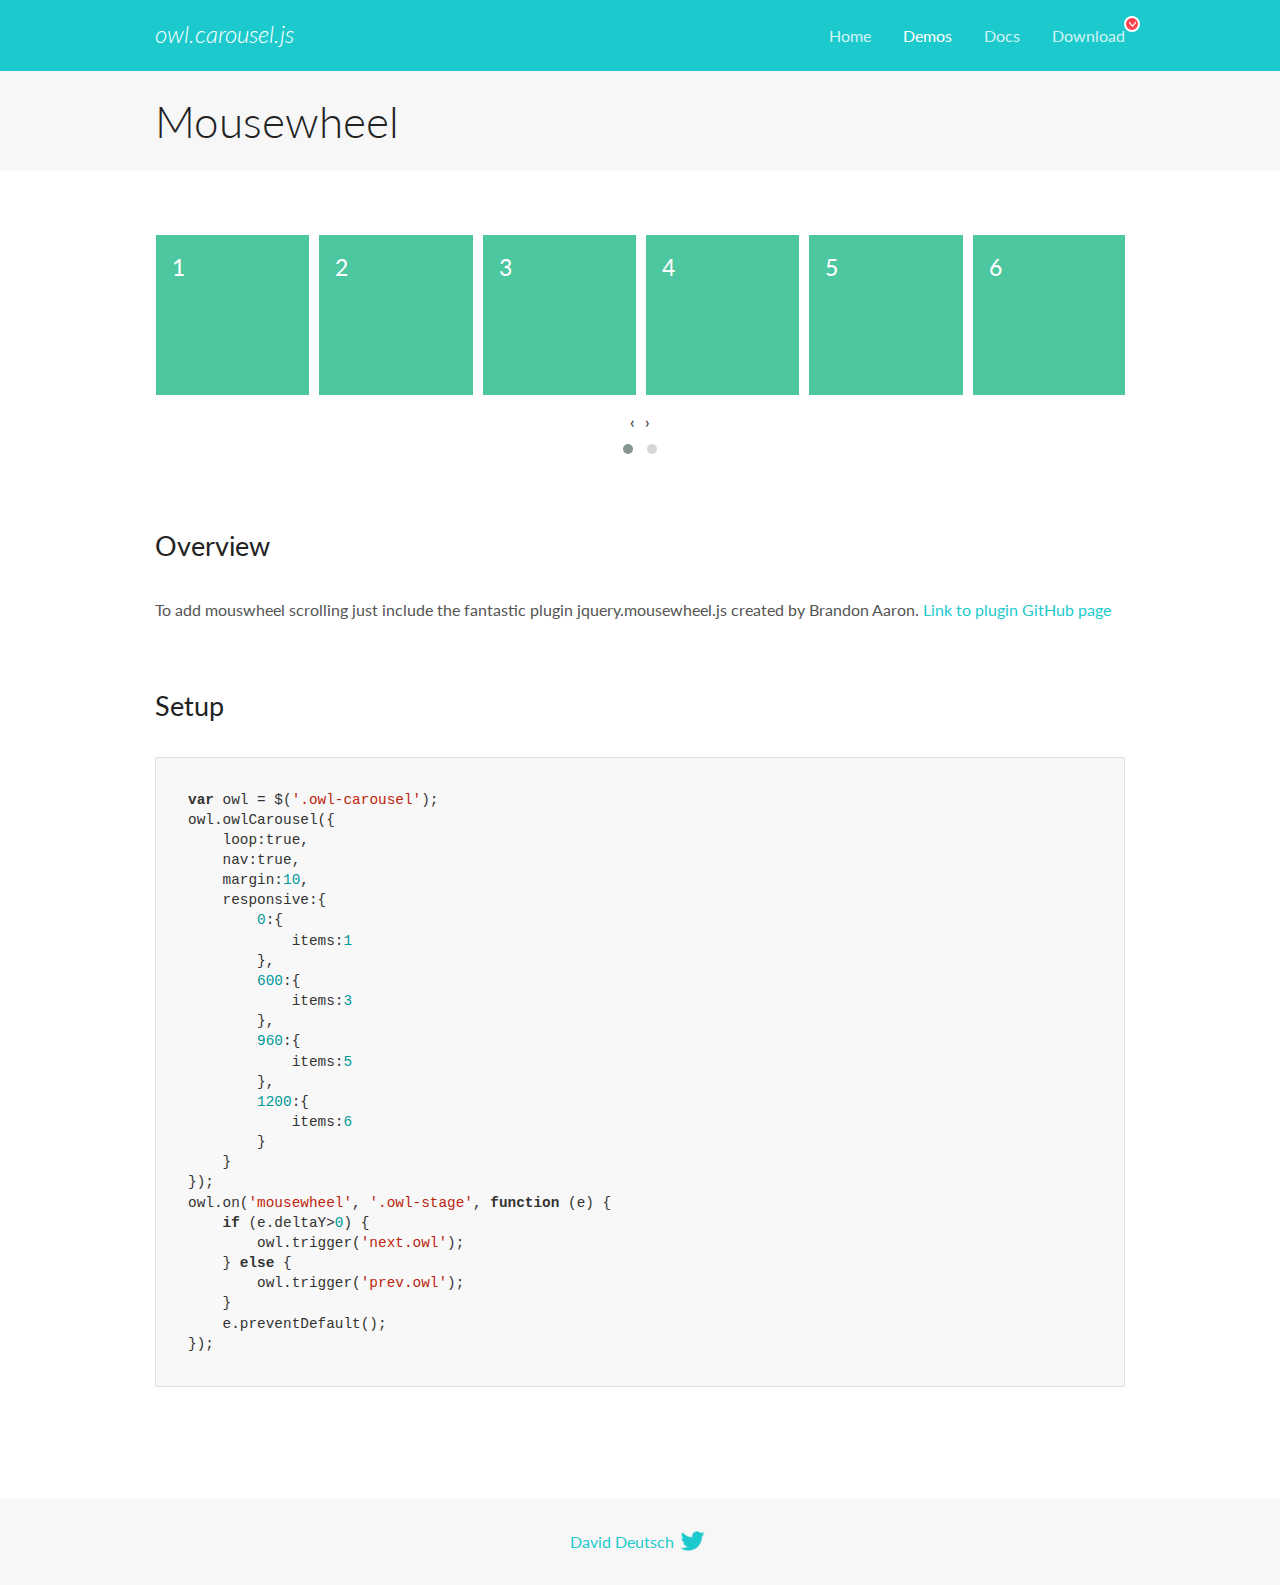
<file: libs/OwlCarousel2-2.3.4/docs/demos/mousewheel.html>
<!DOCTYPE html>
<html lang="en">
  <head>

    <!-- head -->
    <meta charset="utf-8">
    <meta name="msapplication-tap-highlight" content="no" />
    <meta name="viewport" content="width=device-width, initial-scale=1.0" />
    <meta name="description" content="Mousewheel usage demo">
    <meta name="author" content="David Deutsch">
    <title>
      Mousewheel Demo | Owl Carousel | 2.3.4
    </title>

    <!-- Stylesheets -->
    <link href='https://fonts.googleapis.com/css?family=Lato:300,400,700,400italic,300italic' rel='stylesheet' type='text/css'>
    <link rel="stylesheet" href="../assets/css/docs.theme.min.css">

    <!-- Owl Stylesheets -->
    <link rel="stylesheet" href="../assets/owlcarousel/assets/owl.carousel.min.css">
    <link rel="stylesheet" href="../assets/owlcarousel/assets/owl.theme.default.min.css">

    <!-- HTML5 shim and Respond.js IE8 support of HTML5 elements and media queries -->

    <!--[if lt IE 9]>
      <script src="https://oss.maxcdn.com/libs/html5shiv/3.7.0/html5shiv.js"></script>
      <script src="https://oss.maxcdn.com/libs/respond.js/1.3.0/respond.min.js"></script>
    <![endif]-->

    <!-- Favicons -->
    <link rel="apple-touch-icon-precomposed" sizes="144x144" href="../assets/ico/apple-touch-icon-144-precomposed.png">
    <link rel="shortcut icon" href="../assets/ico/favicon.png">
    <link rel="shortcut icon" href="favicon.ico">

    <!-- Yeah i know js should not be in header. Its required for demos.-->

    <!-- javascript -->
    <script src="../assets/vendors/jquery.min.js"></script>
    <script src="../assets/owlcarousel/owl.carousel.js"></script>
  </head>
  <body>

    <!-- header -->
    <header class="header">
      <div class="row">
        <div class="large-12 columns">
          <div class="brand left">
            <h3>
              <a href="/OwlCarousel2/">owl.carousel.js</a> 
            </h3>
          </div>
          <a id="toggle-nav" class="right">
            <span></span> <span></span> <span></span> 
          </a> 
          <div class="nav-bar">
            <ul class="clearfix">
              <li> <a href="/OwlCarousel2/index.html">Home</a>  </li>
              <li class="active">
                <a href="/OwlCarousel2/demos/demos.html">Demos</a> 
              </li>
              <li> <a href="/OwlCarousel2/docs/started-welcome.html">Docs</a>  </li>
              <li>
                <a href="https://github.com/OwlCarousel2/OwlCarousel2/archive/2.3.4.zip">Download</a> 
                <span class="download"></span> 
              </li>
            </ul>
          </div>
        </div>
      </div>
    </header>

    <!-- title -->
    <section class="title">
      <div class="row">
        <div class="large-12 columns">
          <h1>Mousewheel</h1>
        </div>
      </div>
    </section>

    <!--  Demos -->
    <section id="demos">
      <div class="row">
        <div class="large-12 columns">
          <div class="owl-carousel owl-theme">
            <div class="item">
              <h4>1</h4>
            </div>
            <div class="item">
              <h4>2</h4>
            </div>
            <div class="item">
              <h4>3</h4>
            </div>
            <div class="item">
              <h4>4</h4>
            </div>
            <div class="item">
              <h4>5</h4>
            </div>
            <div class="item">
              <h4>6</h4>
            </div>
            <div class="item">
              <h4>7</h4>
            </div>
            <div class="item">
              <h4>8</h4>
            </div>
            <div class="item">
              <h4>9</h4>
            </div>
            <div class="item">
              <h4>10</h4>
            </div>
            <div class="item">
              <h4>11</h4>
            </div>
            <div class="item">
              <h4>12</h4>
            </div>
          </div>
          <h3 id="overview">Overview</h3>
          <p>To add mouswheel scrolling just include the fantastic plugin jquery.mousewheel.js created by Brandon Aaron.
            <a href="https://github.com/brandonaaron/jquery-mousewheel">Link to plugin GitHub page</a> 
          </p>
          <h3 id="setup">Setup</h3>
          <pre><code>var owl = $(&#39;.owl-carousel&#39;);
owl.owlCarousel({
    loop:true,
    nav:true,
    margin:10,
    responsive:{
        0:{
            items:1
        },
        600:{
            items:3
        },            
        960:{
            items:5
        },
        1200:{
            items:6
        }
    }
});
owl.on(&#39;mousewheel&#39;, &#39;.owl-stage&#39;, function (e) {
    if (e.deltaY&gt;0) {
        owl.trigger(&#39;next.owl&#39;);
    } else {
        owl.trigger(&#39;prev.owl&#39;);
    }
    e.preventDefault();
});</code></pre>
          <script src="../assets/vendors/jquery.mousewheel.min.js"></script>
          <script>
            $(document).ready(function() {
              var owl = $('.owl-carousel');
              owl.owlCarousel({
                loop: true,
                nav: true,
                margin: 10,
                responsive: {
                  0: {
                    items: 1
                  },
                  600: {
                    items: 3
                  },
                  960: {
                    items: 5
                  },
                  1200: {
                    items: 6
                  }
                }
              });
              owl.on('mousewheel', '.owl-stage', function(e) {
                if (e.deltaY > 0) {
                  owl.trigger('next.owl');
                } else {
                  owl.trigger('prev.owl');
                }
                e.preventDefault();
              });
            })
          </script>
        </div>
      </div>
    </section>

    <!-- footer -->
    <footer class="footer">
      <div class="row">
        <div class="large-12 columns">
          <h5>
            <a href="/OwlCarousel2/docs/support-contact.html">David Deutsch</a> 
            <a id="custom-tweet-button" href="https://twitter.com/share?url=https://github.com/OwlCarousel2/OwlCarousel2&text=Owl Carousel - This is so awesome! " target="_blank"></a> 
          </h5>
        </div>
      </div>
    </footer>

    <!-- vendors -->
    <script src="../assets/vendors/highlight.js"></script>
    <script src="../assets/js/app.js"></script>
  </body>
</html>
</file>
<file: css/style.css>
@import url("https://fonts.googleapis.com/css2?family=Raleway:wght@400;500;600;700&display=swap");
@import url("https://fonts.googleapis.com/css2?family=Raleway:ital,wght@0,400;0,500;0,600;0,700;1,600&display=swap");
@import url("https://fonts.googleapis.com/css2?family=Exo+2:wght@600&display=swap");
@import url("https://fonts.googleapis.com/css2?family=Raleway:wght@400;500;600;700&display=swap");
@import url("https://fonts.googleapis.com/css2?family=Raleway:ital,wght@0,400;0,500;0,600;0,700;1,600&display=swap");
@import url("https://fonts.googleapis.com/css2?family=Exo+2:wght@600&display=swap");
@import url("https://fonts.googleapis.com/css2?family=Raleway:wght@400;500;600;700&display=swap");
@import url("https://fonts.googleapis.com/css2?family=Raleway:ital,wght@0,400;0,500;0,600;0,700;1,600&display=swap");
@import url("https://fonts.googleapis.com/css2?family=Exo+2:wght@600&display=swap");
@import url("https://fonts.googleapis.com/css2?family=Raleway:wght@400;500;600;700&display=swap");
@import url("https://fonts.googleapis.com/css2?family=Raleway:ital,wght@0,400;0,500;0,600;0,700;1,600&display=swap");
@import url("https://fonts.googleapis.com/css2?family=Exo+2:wght@600&display=swap");
@import url("https://fonts.googleapis.com/css2?family=Raleway:wght@400;500;600;700&display=swap");
@import url("https://fonts.googleapis.com/css2?family=Raleway:ital,wght@0,400;0,500;0,600;0,700;1,600&display=swap");
@import url("https://fonts.googleapis.com/css2?family=Exo+2:wght@600&display=swap");
@import url("https://fonts.googleapis.com/css2?family=Raleway:wght@400;500;600;700&display=swap");
@import url("https://fonts.googleapis.com/css2?family=Raleway:ital,wght@0,400;0,500;0,600;0,700;1,600&display=swap");
@import url("https://fonts.googleapis.com/css2?family=Exo+2:wght@600&display=swap");
@import url("https://fonts.googleapis.com/css2?family=Raleway:wght@400;500;600;700&display=swap");
@import url("https://fonts.googleapis.com/css2?family=Raleway:ital,wght@0,400;0,500;0,600;0,700;1,600&display=swap");
@import url("https://fonts.googleapis.com/css2?family=Exo+2:wght@600&display=swap");
@import url("https://fonts.googleapis.com/css2?family=Raleway:wght@400;500;600;700&display=swap");
@import url("https://fonts.googleapis.com/css2?family=Raleway:ital,wght@0,400;0,500;0,600;0,700;1,600&display=swap");
@import url("https://fonts.googleapis.com/css2?family=Exo+2:wght@600&display=swap");
@import url("https://fonts.googleapis.com/css2?family=Raleway:wght@400;500;600;700&display=swap");
@import url("https://fonts.googleapis.com/css2?family=Raleway:ital,wght@0,400;0,500;0,600;0,700;1,600&display=swap");
@import url("https://fonts.googleapis.com/css2?family=Exo+2:wght@600&display=swap");
@import url("https://fonts.googleapis.com/css2?family=Raleway:wght@400;500;600;700&display=swap");
@import url("https://fonts.googleapis.com/css2?family=Raleway:ital,wght@0,400;0,500;0,600;0,700;1,600&display=swap");
@import url("https://fonts.googleapis.com/css2?family=Exo+2:wght@600&display=swap");
@import url("https://fonts.googleapis.com/css2?family=Raleway:wght@400;500;600;700&display=swap");
@import url("https://fonts.googleapis.com/css2?family=Raleway:ital,wght@0,400;0,500;0,600;0,700;1,600&display=swap");
@import url("https://fonts.googleapis.com/css2?family=Exo+2:wght@600&display=swap");
@import url("https://fonts.googleapis.com/css2?family=Raleway:wght@400;500;600;700&display=swap");
@import url("https://fonts.googleapis.com/css2?family=Raleway:ital,wght@0,400;0,500;0,600;0,700;1,600&display=swap");
@import url("https://fonts.googleapis.com/css2?family=Exo+2:wght@600&display=swap");
@import url("https://fonts.googleapis.com/css2?family=Raleway:wght@400;500;600;700&display=swap");
@import url("https://fonts.googleapis.com/css2?family=Raleway:ital,wght@0,400;0,500;0,600;0,700;1,600&display=swap");
@import url("https://fonts.googleapis.com/css2?family=Exo+2:wght@600&display=swap");
@import url("https://fonts.googleapis.com/css2?family=Raleway:wght@400;500;600;700&display=swap");
@import url("https://fonts.googleapis.com/css2?family=Raleway:ital,wght@0,400;0,500;0,600;0,700;1,600&display=swap");
@import url("https://fonts.googleapis.com/css2?family=Exo+2:wght@600&display=swap");
@import url("https://fonts.googleapis.com/css2?family=Raleway:wght@400;500;600;700&display=swap");
@import url("https://fonts.googleapis.com/css2?family=Raleway:ital,wght@0,400;0,500;0,600;0,700;1,600&display=swap");
@import url("https://fonts.googleapis.com/css2?family=Exo+2:wght@600&display=swap");
@import url("https://fonts.googleapis.com/css2?family=Raleway:wght@400;500;600;700&display=swap");
@import url("https://fonts.googleapis.com/css2?family=Raleway:ital,wght@0,400;0,500;0,600;0,700;1,600&display=swap");
@import url("https://fonts.googleapis.com/css2?family=Exo+2:wght@600&display=swap");
@import url("https://fonts.googleapis.com/css2?family=Raleway:wght@400;500;600;700&display=swap");
@import url("https://fonts.googleapis.com/css2?family=Raleway:ital,wght@0,400;0,500;0,600;0,700;1,600&display=swap");
@import url("https://fonts.googleapis.com/css2?family=Exo+2:wght@600&display=swap");
@import url("https://fonts.googleapis.com/css2?family=Raleway:wght@400;500;600;700&display=swap");
@import url("https://fonts.googleapis.com/css2?family=Raleway:ital,wght@0,400;0,500;0,600;0,700;1,600&display=swap");
@import url("https://fonts.googleapis.com/css2?family=Exo+2:wght@600&display=swap");
@import url("https://fonts.googleapis.com/css2?family=Raleway:wght@400;500;600;700&display=swap");
@import url("https://fonts.googleapis.com/css2?family=Raleway:ital,wght@0,400;0,500;0,600;0,700;1,600&display=swap");
@import url("https://fonts.googleapis.com/css2?family=Exo+2:wght@600&display=swap");
@import url("https://fonts.googleapis.com/css2?family=Raleway:wght@400;500;600;700&display=swap");
@import url("https://fonts.googleapis.com/css2?family=Raleway:ital,wght@0,400;0,500;0,600;0,700;1,600&display=swap");
@import url("https://fonts.googleapis.com/css2?family=Exo+2:wght@600&display=swap");
.container {
  width: 1215px;
  margin: 0 auto; }

:root {
  --blue: #334483;
  --white: #FFFFFF;
  --blck: #32303E;
  --grey: #808080;
  --yellow: #FFAB00;
  --grn: #3CCE42;
  --lgrey: #F9F9F9; }

.contacts-style a {
  font-family: 'Exo 2', sans-serif;
  font-weight: 600;
  font-size: 30px;
  color: var(--yellow);
  text-decoration-line: none;
  border-bottom: 1px dashed var(--grey);
  transition: 0.3s all; }
  .contacts-style a:hover {
    color: var(--grn); }

* {
  line-height: 1.3;
  box-sizing: border-box; }

body {
  overflow-x: hidden; }

body.lock {
  overflow: hidden; }

.btn {
  font-family: 'Raleway', sans-serif;
  font-weight: 700;
  text-decoration-line: none;
  color: var(--white);
  padding: 14px 35px;
  font-size: 16px;
  box-shadow: 5px 5px 15px rgba(176, 174, 168, 0.25);
  border-radius: 5px;
  transition: 0.3s all;
  text-align: center;
  display: block; }

.btn-primary {
  background-color: var(--yellow); }
  .btn-primary:hover {
    background-color: var(--grn); }

.btn-secondary {
  background-color: var(--blck); }
  .btn-secondary:hover {
    background-color: var(--grn); }

.main-header .container {
  display: flex;
  justify-content: space-between;
  align-items: center;
  padding: 25px 0; }

.main-header-left {
  display: flex;
  align-items: center; }
  .main-header-left__text {
    margin-left: 20px;
    font-family: 'Raleway', sans-serif;
    font-weight: 600;
    font-size: 11px;
    color: var(--grey);
    max-width: 190px; }
  .main-header-left__delivery {
    margin-left: 15px;
    font-family: 'Raleway', sans-serif;
    font-weight: 600;
    font-size: 16px;
    border-bottom: 1px dashed var(--grey); }

.main-header-right {
  display: flex;
  align-items: center;
  gap: 20px; }
  .main-header-right__button {
    border: none;
    background: var(--lgrey);
    box-shadow: 5px 5px 15px rgba(176, 174, 168, 0.25);
    border-radius: 5px;
    transition: 0.3s; }
    .main-header-right__button a {
      display: block;
      padding: 9px 28px;
      font-family: 'Raleway', sans-serif;
      font-weight: 500;
      text-decoration-line: none;
      font-size: 19px;
      color: var(--blck); }
  .main-header-right__button:hover {
    background: var(--blck); }
    .main-header-right__button:hover a {
      color: var(--white); }

.bnr-bg {
  background: linear-gradient(180deg, #414055 0.26%, #222639 100.83%);
  mix-blend-mode: normal;
  height: 660px; }

.bnr-bg .container {
  display: flex;
  align-items: center; }

.bnr-bg-col__l {
  width: 670px;
  position: relative; }

.bnr-bg-col__l-title {
  margin: 0;
  font-family: 'Exo 2', sans-serif;
  font-weight: 600;
  color: var(--white);
  font-size: 55px; }
  .bnr-bg-col__l-title span {
    color: var(--yellow); }

.bnr-bg-col__l-content {
  margin-top: 30px;
  font-family: 'Raleway', sans-serif;
  font-weight: 500;
  font-size: 19px;
  color: var(--white); }
  .bnr-bg-col__l-content-row:last-child {
    margin: 20px 0 0 10px; }
  .bnr-bg-col__l-content span {
    padding: 14px 33px;
    color: var(--yellow);
    border: 1px solid var(--yellow);
    border-radius: 5px;
    font-size: 16px; }
  .bnr-bg-col__l-content__line {
    padding-left: 236px; }

.bnr-bg-col__l-btn {
  text-decoration-line: none;
  margin-left: 25px;
  display: inline-block;
  color: var(--white); }

.bnr-bg-col__r {
  width: 46%; }

.bnr-bg .owl-carousel {
  width: 890px;
  position: relative; }
  .bnr-bg .owl-carousel .owl-item {
    width: 890px !important; }
  .bnr-bg .owl-carousel .owl-dots {
    display: none; }
  .bnr-bg .owl-carousel .owl-nav {
    position: absolute;
    width: 100%;
    height: 20px;
    bottom: 30px;
    left: -60px;
    display: flex;
    gap: 23px; }
    .bnr-bg .owl-carousel .owl-nav .owl-next {
      background-image: url("../img/arrow-a-wh.svg");
      background-repeat: no-repeat;
      background-position: center center;
      width: 40px;
      height: 25px;
      margin-right: -60px; }
      .bnr-bg .owl-carousel .owl-nav .owl-next.disabled {
        background-image: url("../img/arrow-d.svg");
        transform: rotate(180deg); }
    .bnr-bg .owl-carousel .owl-nav .owl-prev {
      background-image: url("../img/arrow-a-wh.svg");
      background-repeat: no-repeat;
      background-position: center center;
      width: 40px;
      height: 25px;
      margin-left: -60px;
      transform: rotate(180deg); }
      .bnr-bg .owl-carousel .owl-nav .owl-prev.disabled {
        background-image: url("../img/arrow-d.svg");
        transform: rotate(0deg); }

.section-benefits .container {
  padding-top: 40px;
  display: flex;
  align-items: center;
  justify-content: space-between; }

.section-benefits__item {
  padding: 15px 22px 20px 22px;
  max-width: 392px;
  min-height: 160px;
  background: var(--white);
  box-shadow: 5px 5px 15px rgba(176, 174, 168, 0.25);
  border-radius: 10px;
  transition: 0.3s all; }

.section-benefits__content {
  padding-left: 65px; }

.section-benefits__title {
  font-family: 'Raleway', sans-serif;
  font-weight: 600;
  display: inline-block;
  color: var(--blue);
  font-size: 25px;
  border-bottom: 1px dashed var(--grey); }

.section-benefits__text {
  margin-top: 18px;
  font-family: 'Raleway', sans-serif;
  font-weight: 400;
  color: var(--blck);
  font-size: 19px; }

.section-benefits__item:hover {
  background: var(--blck); }

.section-benefits__item:hover .section-benefits__title {
  color: var(--yellow); }

.section-benefits__item:hover .section-benefits__text {
  color: var(--white); }

.section-usability {
  padding: 110px 0; }

.section-usability .container:after {
  content: "";
  display: block;
  clear: both; }

.section-usability-content {
  max-width: 340px;
  float: left;
  margin-right: 65px; }
  .section-usability-content__title {
    font-family: 'Exo 2', sans-serif;
    font-weight: 600;
    font-size: 50px;
    color: var(--blck); }
  .section-usability-content__text {
    font-family: 'Raleway', sans-serif;
    font-weight: 500;
    font-size: 19px;
    color: var(--blck);
    margin-top: 20px; }
    .section-usability-content__text span {
      font-family: 'Raleway', sans-serif;
      font-weight: 700;
      color: var(--yellow); }
  .section-usability-content__btn {
    margin-top: 20px;
    max-width: 310px; }

.section-usability-item {
  width: 392px;
  padding: 10px;
  background: var(--white);
  box-shadow: 5px 5px 15px rgba(176, 174, 168, 0.25);
  border-radius: 5px;
  display: inline-block;
  margin: 0 4px 13px 4px; }
  .section-usability-item__title {
    margin-top: 7px;
    font-family: 'Raleway', sans-serif;
    font-weight: 500;
    font-size: 16px;
    color: var(--blck); }
  .section-usability-item__img {
    width: 372px;
    height: 201px;
    overflow: hidden;
    filter: drop-shadow(5px 5px 15px rgba(176, 174, 168, 0.25));
    border-radius: 5px; }
    .section-usability-item__img img {
      width: 100%; }

.section-supplies {
  padding: 60px 0;
  background: var(--lgrey);
  box-shadow: 5px 5px 15px rgba(176, 174, 168, 0.25); }
  .section-supplies__title {
    font-family: 'Exo 2', sans-serif;
    font-weight: 600;
    text-align: center;
    font-size: 50px;
    color: var(--blck); }
    .section-supplies__title span {
      color: var(--yellow); }
  .section-supplies__logos {
    margin-top: 50px; }
    .section-supplies__logos ul {
      margin: 0;
      padding: 0;
      display: flex;
      flex-wrap: wrap;
      justify-content: center;
      align-items: center;
      gap: 100px;
      list-style: none; }

.section-types {
  padding-top: 110px; }
  .section-types__title {
    font-family: 'Exo 2', sans-serif;
    font-weight: 600;
    font-size: 50px;
    text-align: center;
    color: var(--blck); }
    .section-types__title span {
      color: var(--yellow); }
  .section-types__btn {
    margin-top: 35px;
    text-align: center; }
    .section-types__btn a {
      display: inline-block; }
  .section-types__items {
    margin-top: 45px;
    gap: 17px;
    display: flex;
    flex-wrap: wrap;
    align-items: center;
    justify-content: space-between; }
  .section-types__item {
    width: 392px; }
  .section-types__item-title {
    font-family: 'Raleway', sans-serif;
    font-weight: 600;
    font-size: 19px;
    color: var(--grey); }
  .section-types__item-img {
    width: 392px;
    height: 100px;
    border-radius: 5px; }
    .section-types__item-img img {
      width: 100%; }

.section-types-sizes {
  display: flex;
  margin-top: 90px; }
  .section-types-sizes-content {
    width: 445px;
    margin-right: 105px; }
    .section-types-sizes-content__title {
      font-family: 'Exo 2', sans-serif;
      font-weight: 600;
      font-size: 40px;
      color: var(--blck); }
      .section-types-sizes-content__title:last-child {
        margin-top: 50px; }
    .section-types-sizes-content ul {
      margin-top: 30px;
      display: flex;
      flex-wrap: wrap;
      align-items: center;
      padding-left: 25px;
      gap: 30px; }
    .section-types-sizes-content li {
      color: var(--blck);
      margin-right: 20px;
      font-family: 'Raleway', sans-serif;
      font-weight: 500;
      font-size: 24px;
      font-feature-settings: 'pnum' on, 'lnum' on; }
      .section-types-sizes-content li::marker {
        color: var(--yellow); }

.section-examples {
  padding: 10px 0 110px 0; }
  .section-examples__title {
    text-align: center;
    font-family: 'Exo 2', sans-serif;
    font-weight: 600;
    font-size: 50px;
    color: var(--blck); }
  .section-examples__items {
    margin-top: 45px;
    display: flex;
    justify-content: space-between;
    align-items: center; }
  .section-examples__item {
    background: var(--lgrey);
    box-shadow: 5px 5px 15px rgba(176, 174, 168, 0.25);
    border-radius: 10px;
    width: 392px;
    min-height: 140px;
    padding: 20px 50px 20px 30px;
    color: var(--blck);
    font-family: 'Raleway', sans-serif;
    font-weight: 500; }
    .section-examples__item span {
      font-family: 'Raleway', sans-serif;
      font-weight: 600;
      color: var(--blue); }

.section-examples .owl-carousel {
  position: relative;
  margin-top: 40px; }
  .section-examples .owl-carousel .owl-dots {
    margin-top: 20px;
    display: flex;
    justify-content: center;
    gap: 10px; }
    .section-examples .owl-carousel .owl-dots .owl-dot {
      height: 7px;
      width: 7px;
      border-radius: 50%;
      background: var(--grey) !important; }
      .section-examples .owl-carousel .owl-dots .owl-dot.active {
        background: var(--yellow) !important; }
  .section-examples .owl-carousel .owl-nav {
    position: absolute;
    display: flex;
    align-items: center;
    justify-content: space-between;
    top: 290px;
    left: 0;
    width: 100%; }
    .section-examples .owl-carousel .owl-nav .owl-next {
      background-image: url("../img/arrow-a.svg");
      background-repeat: no-repeat;
      background-position: center center;
      width: 40px;
      height: 25px;
      margin-right: -60px; }
      .section-examples .owl-carousel .owl-nav .owl-next.disabled {
        background-image: url("../img/arrow-d.svg");
        transform: rotate(180deg); }
    .section-examples .owl-carousel .owl-nav .owl-prev {
      background-image: url("../img/arrow-a.svg");
      background-repeat: no-repeat;
      background-position: center center;
      width: 40px;
      height: 25px;
      margin-left: -60px;
      transform: rotate(180deg); }
      .section-examples .owl-carousel .owl-nav .owl-prev.disabled {
        background-image: url("../img/arrow-d.svg");
        transform: rotate(0deg); }

.section-selection .container {
  display: flex; }

.section-selection {
  background-image: url("../img/Component 26.webp");
  background-repeat: no-repeat;
  background-position: center center;
  padding-top: 160px; }
  .section-selection__img {
    float: right; }

.section-selection-l {
  width: 50%; }

.section-selection-r {
  width: 50%; }
  .section-selection-r__content {
    padding: 60px 0 60px 0; }
  .section-selection-r__title {
    font-family: 'Exo 2', sans-serif;
    font-weight: 600;
    font-size: 40px;
    max-width: 440px;
    color: var(--white); }
  .section-selection-r__text {
    margin: 15px 0;
    font-family: 'Raleway', sans-serif;
    font-weight: 500;
    font-size: 19px;
    max-width: 440px;
    color: var(--white); }
  .section-selection-r__img {
    display: none; }
  .section-selection-r ul {
    padding-left: 21px;
    margin: 0; }
  .section-selection-r li {
    font-family: 'Raleway', sans-serif;
    font-weight: 400;
    font-size: 19px;
    color: var(--white); }
    .section-selection-r li::marker {
      color: var(--yellow); }

.section-selection-form {
  padding: 40px 0 140px 0; }
  .section-selection-form__title {
    font-family: 'Raleway', sans-serif;
    font-weight: 700;
    font-size: 25px;
    color: var(--white); }
  .section-selection-form__row {
    display: flex;
    align-items: center;
    margin-top: 20px; }
    .section-selection-form__row:last-child {
      margin-top: 10px; }
  .section-selection-form__input {
    width: 220px;
    padding: 15px 0 15px 17px;
    color: var(--grey);
    background: var(--white);
    box-shadow: 5px 5px 15px rgba(0, 0, 0, 0.24);
    border-radius: 5px;
    border: none;
    margin-right: 15px; }
    .section-selection-form__input:focus {
      border-color: white; }
  .section-selection-form__button {
    width: 220px;
    border: none;
    cursor: pointer; }
  .section-selection-form__checkbox-text {
    width: 225px;
    margin-left: 15px;
    font-family: 'Raleway', sans-serif;
    font-weight: 500;
    font-size: 12px;
    color: var(--white); }
    .section-selection-form__checkbox-text span {
      color: var(--blck); }

.section-properties__title {
  text-align: center;
  font-family: 'Exo 2', sans-serif;
  font-weight: 600;
  font-size: 50px; }

.section-properties__photo {
  position: relative; }

.section-properties__btn {
  position: absolute; }
  .section-properties__btn:after {
    position: absolute;
    width: 60px;
    height: 60px;
    cursor: pointer;
    content: "";
    background-image: url("../img/+.svg");
    background-repeat: no-repeat;
    background-position: center center;
    border-radius: 50%;
    background-color: var(--yellow);
    transition: 0.2s all; }

.section-properties__btn.active:after {
  content: "";
  background-image: url("../img/-.svg");
  background-color: var(--grn);
  color: var(--white); }

.section-properties-info-item {
  transform: translate(-1000%, 0px);
  position: absolute;
  bottom: 0;
  right: 0;
  width: 485px;
  padding: 20px 30px;
  opacity: 0.9;
  border: 1px solid var(--blue);
  border-radius: 10px;
  background: var(--white);
  box-shadow: 5px 5px 15px rgba(176, 174, 168, 0.25);
  transition: 0.3s all; }
  .section-properties-info-item__title {
    display: inline-block;
    font-family: 'Raleway', sans-serif;
    font-weight: 600;
    font-size: 25px;
    color: var(--blue);
    border-bottom: 1px dashed var(--grey); }
  .section-properties-info-item__text {
    margin-top: 10px;
    font-family: 'Raleway', sans-serif;
    font-weight: 400;
    font-size: 16px; }
  .section-properties-info-item ul {
    display: flex;
    flex-wrap: wrap;
    margin: 10px 0 0 0;
    padding-left: 20px; }
  .section-properties-info-item li {
    font-family: 'Raleway', sans-serif;
    font-weight: 400;
    font-size: 16px;
    width: 150px; }
    .section-properties-info-item li::marker {
      color: var(--yellow); }

.section-properties__btn.active .section-properties-info-item {
  transform: translate(0px, 0px); }

.section-properties-items {
  display: flex;
  flex-wrap: wrap;
  justify-content: space-between;
  gap: 17px; }

.section-properties-item {
  position: relative;
  width: 392px;
  padding: 23px 65px 23px 20px;
  background: linear-gradient(0deg, rgba(0, 0, 0, 0.2), rgba(0, 0, 0, 0.2)), #32303E;
  box-shadow: 5px 5px 15px rgba(176, 174, 168, 0.25);
  border-radius: 10px; }
  .section-properties-item__title {
    font-family: 'Exo 2', sans-serif;
    font-weight: 600;
    font-size: 22px;
    color: var(--white); }
  .section-properties-item__text {
    margin-top: 15px;
    font-family: 'Raleway', sans-serif;
    font-weight: 400;
    font-size: 19px;
    color: var(--white); }
  .section-properties-item__icon {
    position: absolute;
    top: 10px;
    right: 10px;
    width: 70px;
    height: 70px;
    border-radius: 50%;
    border: 1px solid var(--grey);
    background-repeat: no-repeat;
    background-position: center center; }
    .section-properties-item__icon--1 {
      background-image: url("../img/property-icon1.svg"); }
    .section-properties-item__icon--2 {
      background-image: url("../img/property-icon2.svg"); }
    .section-properties-item__icon--3 {
      background-image: url("../img/property-icon3.svg"); }
    .section-properties-item__icon--4 {
      background-image: url("../img/property-icon4.svg"); }
    .section-properties-item__icon--5 {
      background-image: url("../img/property-icon5.svg"); }
    .section-properties-item__icon--6 {
      background-image: url("../img/property-icon6.svg"); }
  .section-properties-item:hover {
    background: var(--white); }
  .section-properties-item:hover .section-properties-item__title {
    color: var(--blck); }
  .section-properties-item:hover .section-properties-item__text {
    color: var(--blck); }
  .section-properties-item:hover .section-properties-item__icon {
    border: 1px solid var(--yellow); }
  .section-properties-item:hover .section-properties-item__icon {
    border: 1px solid var(--yellow); }
  .section-properties-item:hover .section-properties-item__icon--1 {
    background-image: url("../img/property-icon1-a.svg"); }
  .section-properties-item:hover .section-properties-item__icon--2 {
    background-image: url("../img/property-icon2-a.svg"); }
  .section-properties-item:hover .section-properties-item__icon--3 {
    background-image: url("../img/property-icon3-a.svg"); }
  .section-properties-item:hover .section-properties-item__icon--4 {
    background-image: url("../img/property-icon4-a.svg"); }
  .section-properties-item:hover .section-properties-item__icon--5 {
    background-image: url("../img/property-icon5-a.svg"); }
  .section-properties-item:hover .section-properties-item__icon--6 {
    background-image: url("../img/property-icon6-a.svg"); }

.section-program {
  padding: 110px 0 60px 0; }

.section-program .container {
  display: flex; }

.section-program-l {
  margin-right: 55px;
  max-width: 495px; }
  .section-program-l__title {
    font-family: 'Exo 2', sans-serif;
    font-weight: 600;
    font-size: 50px;
    color: var(--blck); }
  .section-program-l__text {
    margin-top: 10px;
    font-family: 'Raleway', sans-serif;
    font-weight: 400;
    font-size: 19px;
    color: var(--blck); }
    .section-program-l__text p {
      margin: 10px 0; }
    .section-program-l__text span {
      font-family: 'Exo 2', sans-serif;
      font-weight: 600;
      color: var(--yellow); }

.section-program-r__content {
  padding: 20px 0 20px 40px;
  width: 300%;
  background: var(--white);
  border: 1px solid var(--blue);
  box-shadow: 5px 5px 15px rgba(176, 174, 168, 0.25);
  border-radius: 10px;
  margin-bottom: 20px;
  transition: 0.3s all; }
  .section-program-r__content:last-child {
    margin-bottom: 0; }

.section-program-r__content:hover {
  background: var(--blck); }

.section-program-r__content:hover .section-program-r__title {
  color: var(--white); }

.section-program-r__content:hover .section-program-r__text {
  color: var(--white); }

.section-program-r__title {
  font-family: 'Exo 2', sans-serif;
  font-weight: 600;
  font-size: 25px;
  color: var(--blck);
  max-width: 350px; }

.section-program-r__text {
  margin-top: 15px;
  font-family: 'Raleway', sans-serif;
  font-weight: 400;
  font-size: 19px;
  color: var(--blck);
  max-width: 550px; }

.section-manager {
  padding: 30px 0;
  background: linear-gradient(0deg, rgba(0, 0, 0, 0.2), rgba(0, 0, 0, 0.2)), #32303E;
  box-shadow: 5px 5px 15px rgba(176, 174, 168, 0.25); }
  .section-manager .container {
    display: flex;
    justify-content: space-between;
    align-items: center; }
  .section-manager__title {
    font-family: 'Exo 2', sans-serif;
    font-weight: 600;
    font-size: 25px;
    color: var(--white); }
  .section-manager__items {
    display: flex;
    gap: 50px; }

.section-brands {
  padding: 60px 0; }
  .section-brands ul {
    display: flex;
    flex-wrap: wrap;
    align-items: center;
    justify-content: center;
    list-style: none;
    gap: 30px;
    padding: 0;
    margin: 0; }

.section-contacts {
  padding: 60px 0; }

.section-contacts .container {
  display: flex; }

.section-contacts-l {
  width: 50%;
  float: right; }
  .section-contacts-l__map {
    float: right; }

.section-contacts-r {
  width: 50%;
  margin-left: 70px; }
  .section-contacts-r__title {
    font-family: 'Exo 2', sans-serif;
    font-weight: 600;
    margin-bottom: 27px;
    font-size: 40px; }
  .section-contacts-r__subtitle {
    font-family: 'Raleway', sans-serif;
    font-weight: 500;
    margin-top: 10px;
    color: var(--grey); }
  .section-contacts-r__address {
    margin: 45px 0; }
  .section-contacts-r__address-title {
    font-family: 'Exo 2', sans-serif;
    font-weight: 600;
    font-size: 25px;
    margin-top: 30px; }
    .section-contacts-r__address-title:first-child {
      margin-top: 0; }
  .section-contacts-r__address-text {
    margin-top: 10px;
    font-family: 'Raleway', sans-serif;
    font-weight: 400;
    font-size: 19px; }

footer {
  background: linear-gradient(0deg, rgba(0, 0, 0, 0.2), rgba(0, 0, 0, 0.2)), #32303E;
  box-shadow: 5px 5px 15px rgba(176, 174, 168, 0.25);
  padding: 45px 0; }

footer .container {
  display: flex;
  justify-content: space-between;
  align-items: center; }

.footer-logo {
  display: flex;
  gap: 20px;
  align-items: center; }
  .footer-logo span {
    font-family: 'Raleway', sans-serif;
    font-weight: 400;
    font-size: 19px;
    color: var(--white); }

.footer__policy a {
  font-family: 'Raleway', sans-serif;
  font-weight: 400;
  font-size: 19px;
  color: var(--yellow);
  text-decoration-line: none; }
  .footer__policy a:hover {
    color: var(--grn); }

.footer__btn {
  padding: 12px 60px 12px 30px;
  background-color: var(--white);
  background-image: url("../img/bi_arrow-left.svg");
  background-repeat: no-repeat;
  background-position: right 24px center;
  cursor: pointer;
  font-family: 'Raleway', sans-serif;
  font-weight: 600;
  font-size: 16px;
  box-shadow: 5px 5px 15px rgba(0, 0, 0, 0.24);
  border-radius: 5px; }
  .footer__btn:hover {
    background-color: var(--grn);
    color: var(--white); }

.page-menu {
  padding: 20px 0;
  background: linear-gradient(0deg, rgba(0, 0, 0, 0.2), rgba(0, 0, 0, 0.2)), #32303E;
  box-shadow: 5px 5px 15px rgba(176, 174, 168, 0.25);
  position: fixed;
  top: 0;
  left: 0;
  opacity: 0.9;
  width: 100%; }
  .page-menu ul {
    width: 100%;
    display: flex;
    align-items: center;
    justify-content: center;
    gap: 30px;
    list-style: none;
    padding: 0;
    margin: 0; }
  .page-menu li a {
    font-family: 'Exo 2', sans-serif;
    font-weight: 600;
    font-size: 19px;
    text-decoration-line: none;
    color: var(--grey);
    transition: 0.3s all;
    text-transform: uppercase; }
    .page-menu li a:hover {
      color: var(--lgrey); }
  .page-menu li.active a {
    color: var(--lgrey); }

.section-catalog__category-menu {
  padding: 155px 0 0 0; }
  .section-catalog__category-menu ul {
    width: 100%;
    display: flex;
    align-items: center;
    justify-content: center;
    gap: 10px;
    list-style: none;
    padding: 0;
    margin: 0; }
  .section-catalog__category-menu li {
    font-family: 'Exo 2', sans-serif;
    font-weight: 600;
    font-size: 19px;
    color: var(--blck);
    cursor: pointer;
    padding: 5px 10px;
    transition: 0.3s all;
    border-radius: 5px; }
    .section-catalog__category-menu li:hover {
      background-color: var(--yellow);
      color: var(--white); }
    .section-catalog__category-menu li.active {
      background-color: var(--yellow);
      color: var(--white); }

.section-catalog__items {
  display: flex;
  flex-wrap: wrap;
  padding: 20px 0; }

.section-catalog-item {
  width: 260px;
  margin: 40px 20px; }
  .section-catalog-item__img {
    width: 260px;
    height: 200px;
    overflow: hidden; }
  .section-catalog-item__title {
    margin-top: 15px;
    font-family: 'Exo 2', sans-serif;
    font-weight: 600;
    font-size: 19px; }
  .section-catalog-item__btn {
    display: inline-block;
    margin-top: 15px;
    cursor: pointer; }

.main-popup {
  display: none;
  min-width: 100%;
  min-height: 100%;
  position: fixed;
  top: 0;
  left: 0; }
  .main-popup__bg {
    min-width: 100%;
    min-height: 100%;
    position: fixed;
    top: 0;
    left: 0;
    background-color: black;
    opacity: 0.8;
    z-index: 1;
    cursor: pointer; }
  .main-popup__close {
    position: fixed;
    top: 20px;
    right: 20px; }

.main-popup-content {
  position: fixed;
  top: 75px;
  left: 50%;
  transform: translate(-265px, 0px);
  width: 480px;
  padding: 50px 40px;
  background-color: var(--white);
  z-index: 2; }

.main-popup-content-basket__title {
  font-family: 'Raleway', sans-serif;
  font-weight: 600;
  font-size: 22px; }

.main-popup-content-basket__items {
  margin-top: 20px;
  border-top: 1px solid rgba(0, 0, 0, 0.2);
  border-bottom: 1px solid rgba(0, 0, 0, 0.2); }

.main-popup-content-basket__item {
  display: flex;
  align-items: center;
  padding: 15px 0; }

.main-popup-content-basket__item-img {
  width: 65px;
  height: 65px;
  overflow: hidden;
  border-radius: 8px; }

.main-popup-content-basket__item-title {
  margin-left: 20px;
  font-family: 'Raleway', sans-serif;
  font-weight: 700;
  font-size: 16px;
  font-feature-settings: 'pnum' on, 'lnum' on; }

.main-popup-form {
  margin-top: 35px; }
  .main-popup-form__input {
    margin-top: 8px;
    width: 100%;
    padding: 15px;
    font-size: 18px; }
  .main-popup-form__input-title {
    font-family: 'Raleway', sans-serif;
    font-weight: 700;
    font-size: 16px;
    margin-top: 20px; }
  .main-popup-form__btn {
    margin-top: 30px;
    cursor: pointer; }
    .main-popup-form__btn input {
      width: 100%;
      border: none; }

.main-popup.target {
  display: block; }

.preloader {
  position: fixed;
  left: 0;
  top: 0;
  right: 0;
  bottom: 0;
  background: var(--white);
  z-index: 1001; }

.preloader__row {
  position: relative;
  top: 50%;
  left: 50%;
  width: 70px;
  height: 70px;
  margin-top: -35px;
  margin-left: -35px;
  text-align: center;
  animation: preloader-rotate 2s infinite linear; }

.preloader__item {
  position: absolute;
  display: inline-block;
  top: 0;
  background-color: #337ab7;
  border-radius: 100%;
  width: 35px;
  height: 35px;
  animation: preloader-bounce 2s infinite ease-in-out; }

.preloader__item:last-child {
  top: auto;
  bottom: 0;
  animation-delay: -1s; }

@keyframes preloader-rotate {
  100% {
    transform: rotate(360deg); } }

@keyframes preloader-bounce {
  0%,
  100% {
    transform: scale(0); }
  50% {
    transform: scale(1); } }

.loaded_hiding .preloader {
  transition: 0.3s opacity;
  opacity: 0; }

.loaded .preloader {
  display: none; }

/*# sourceMappingURL=style.css.map */
</file>
